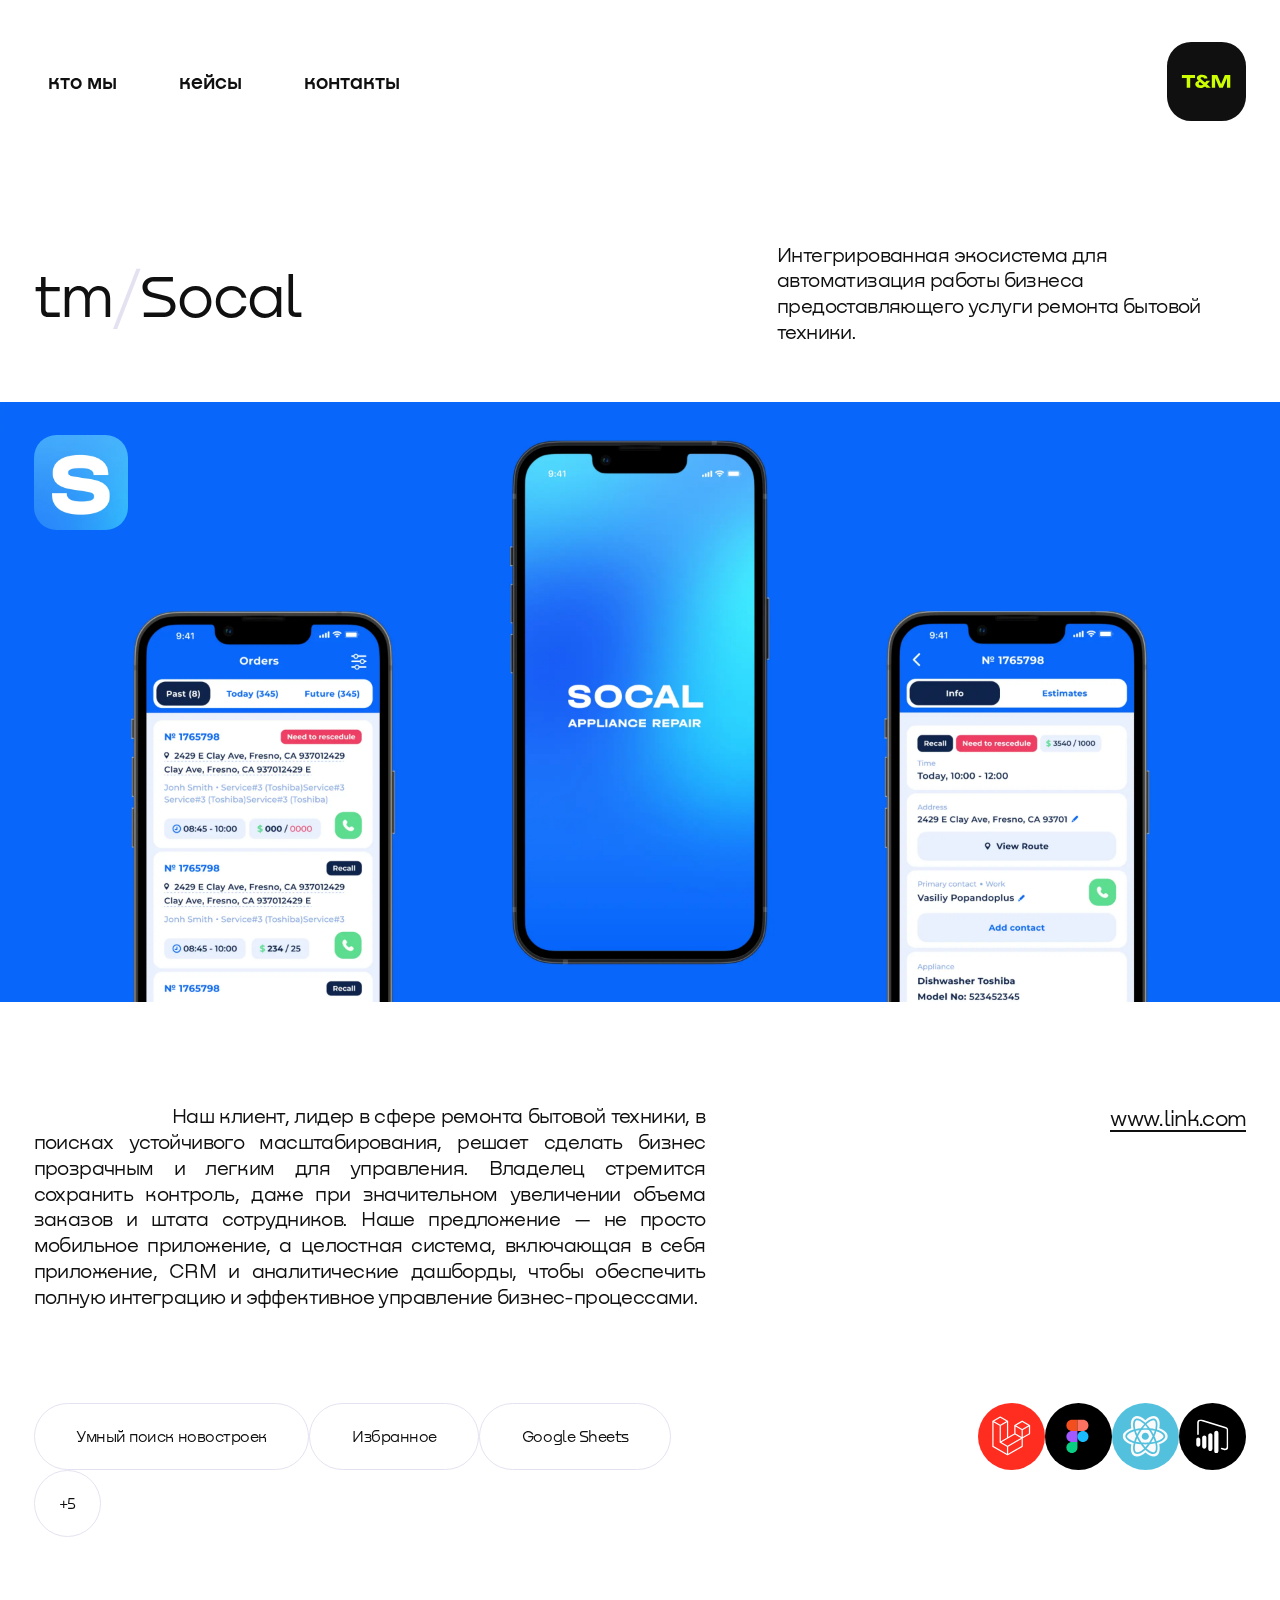
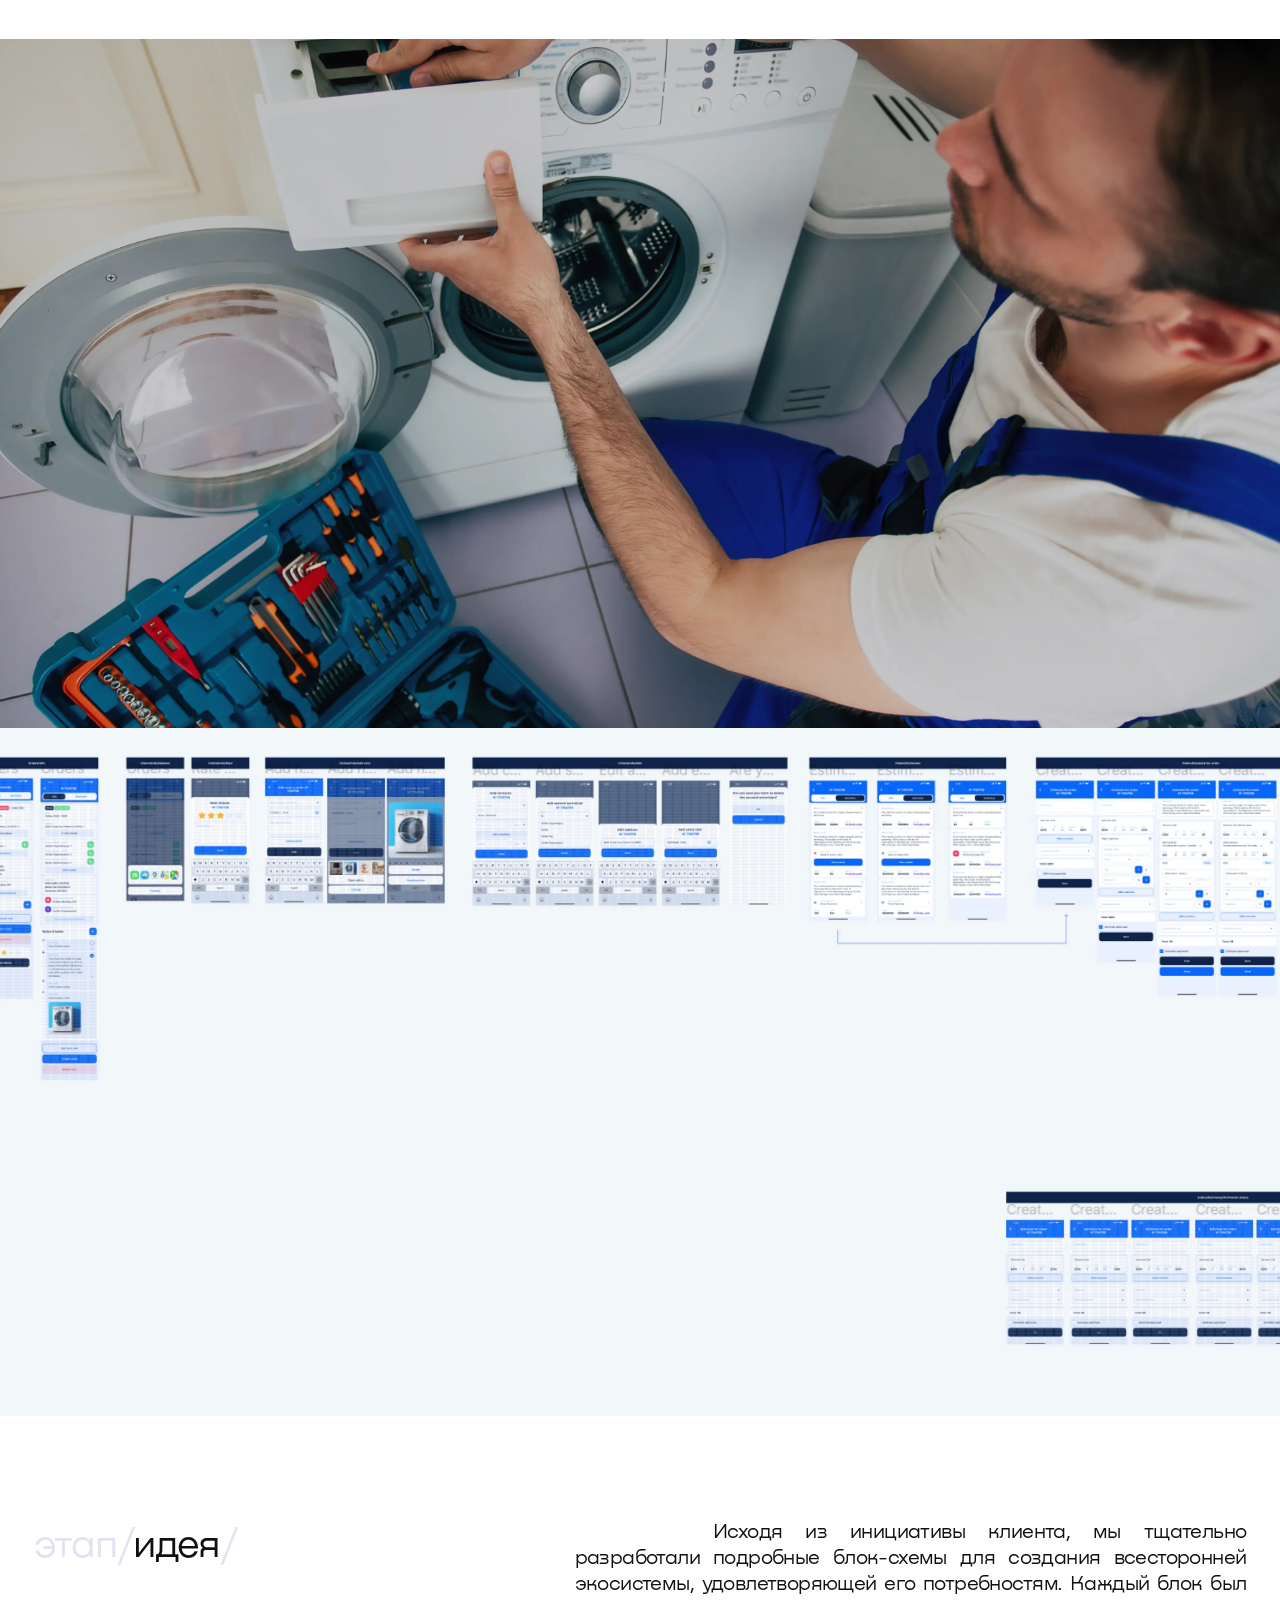
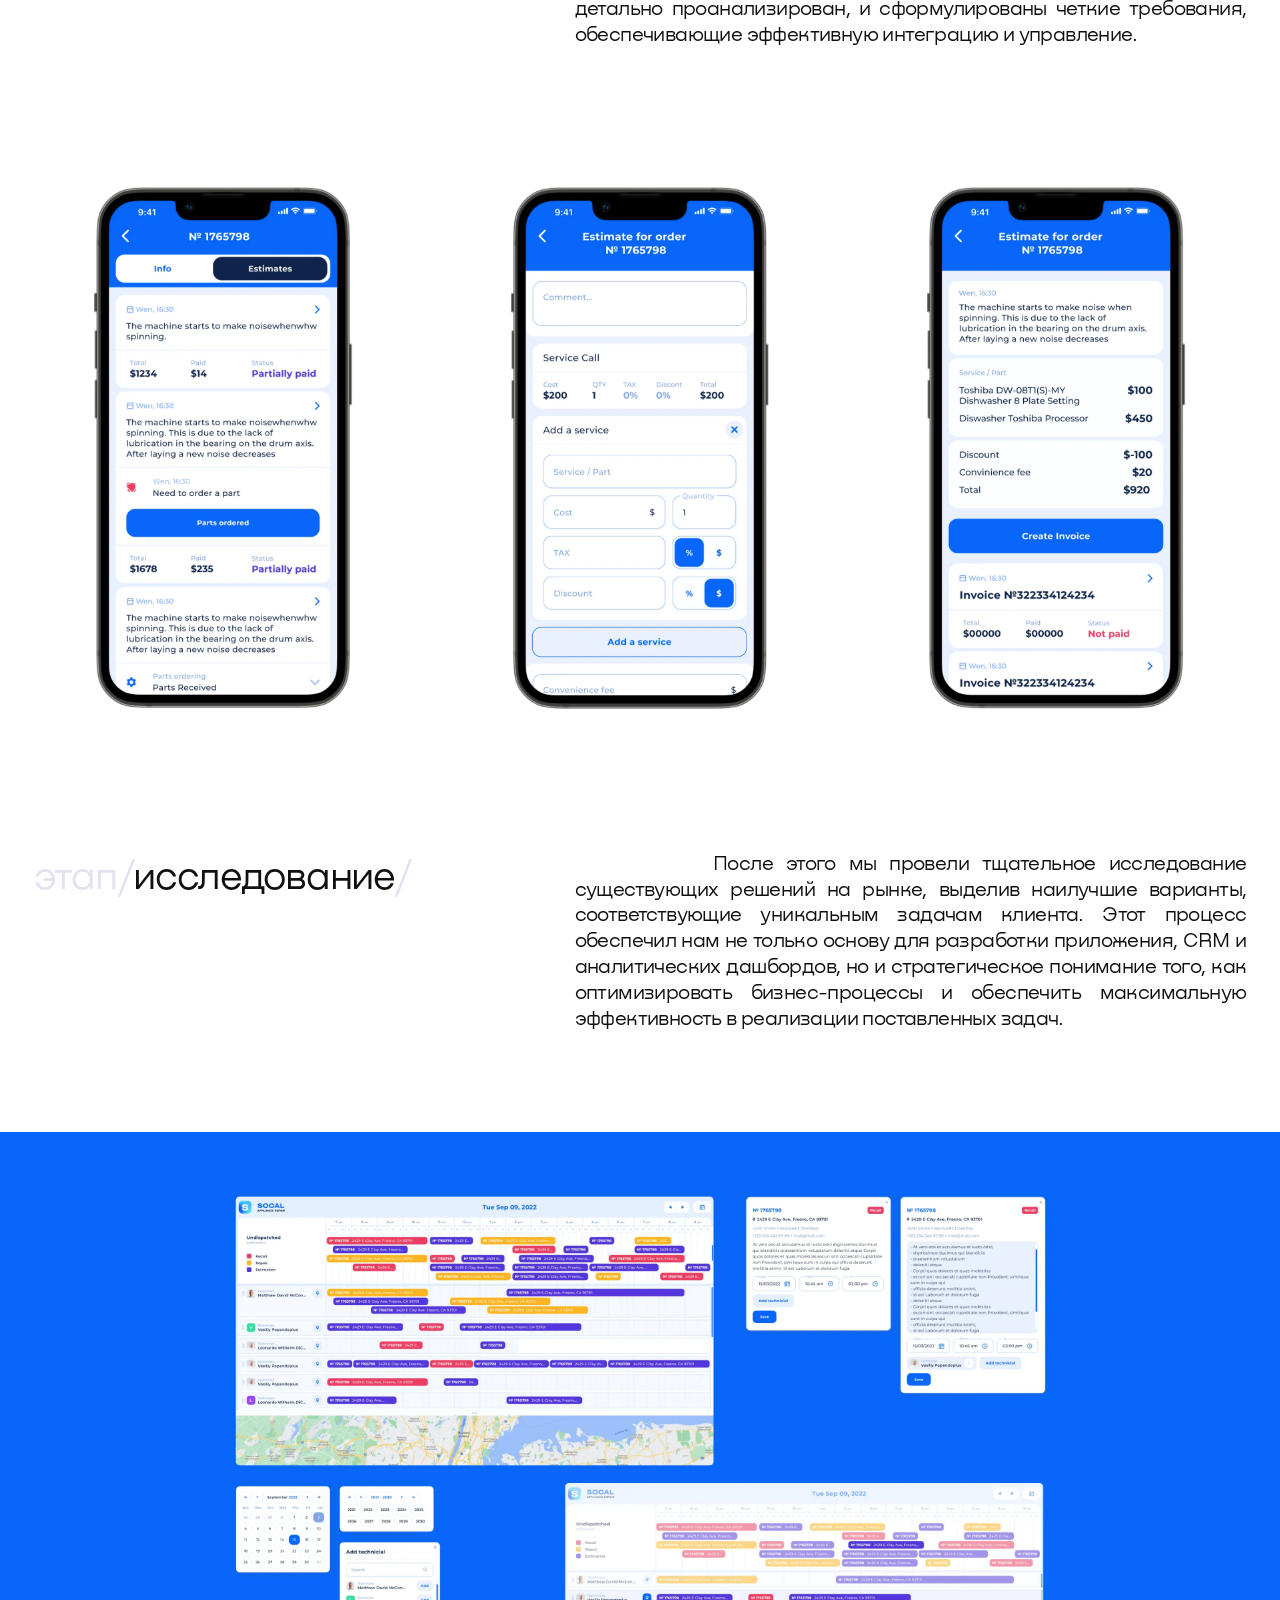
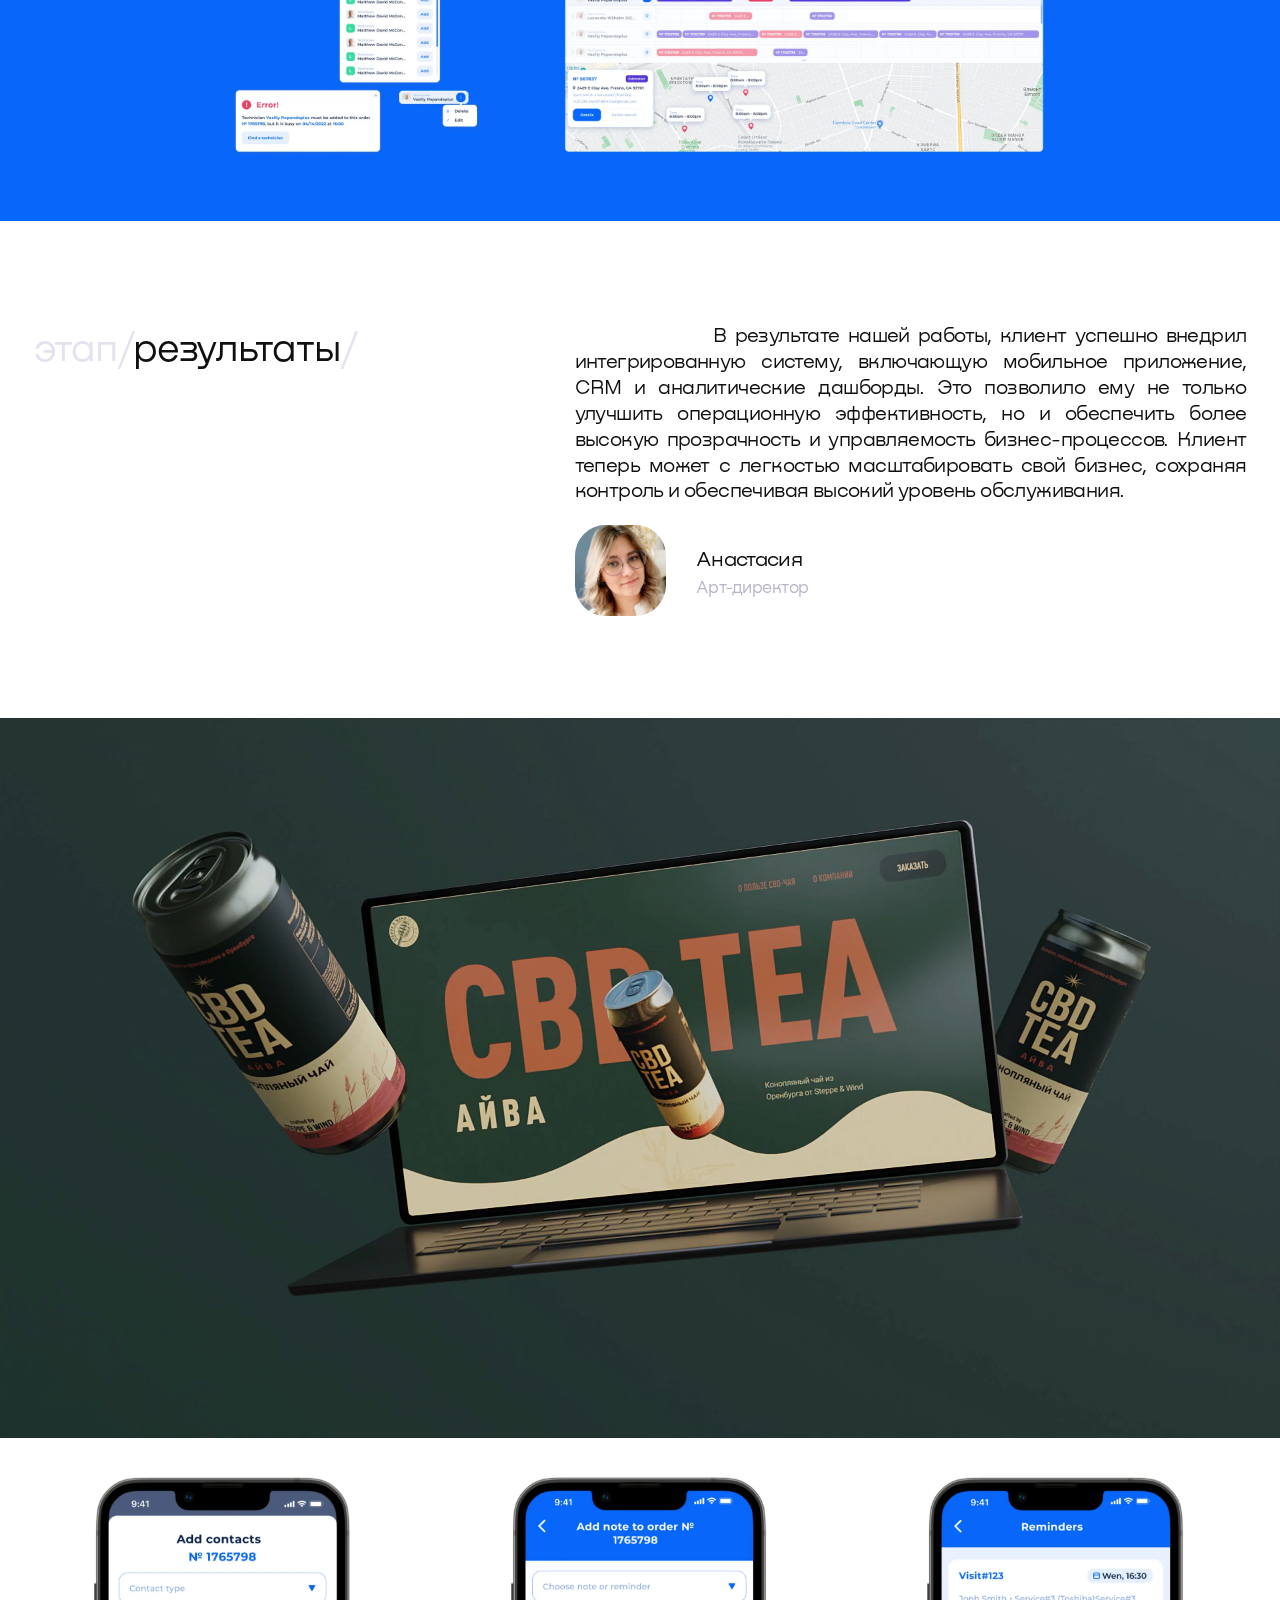
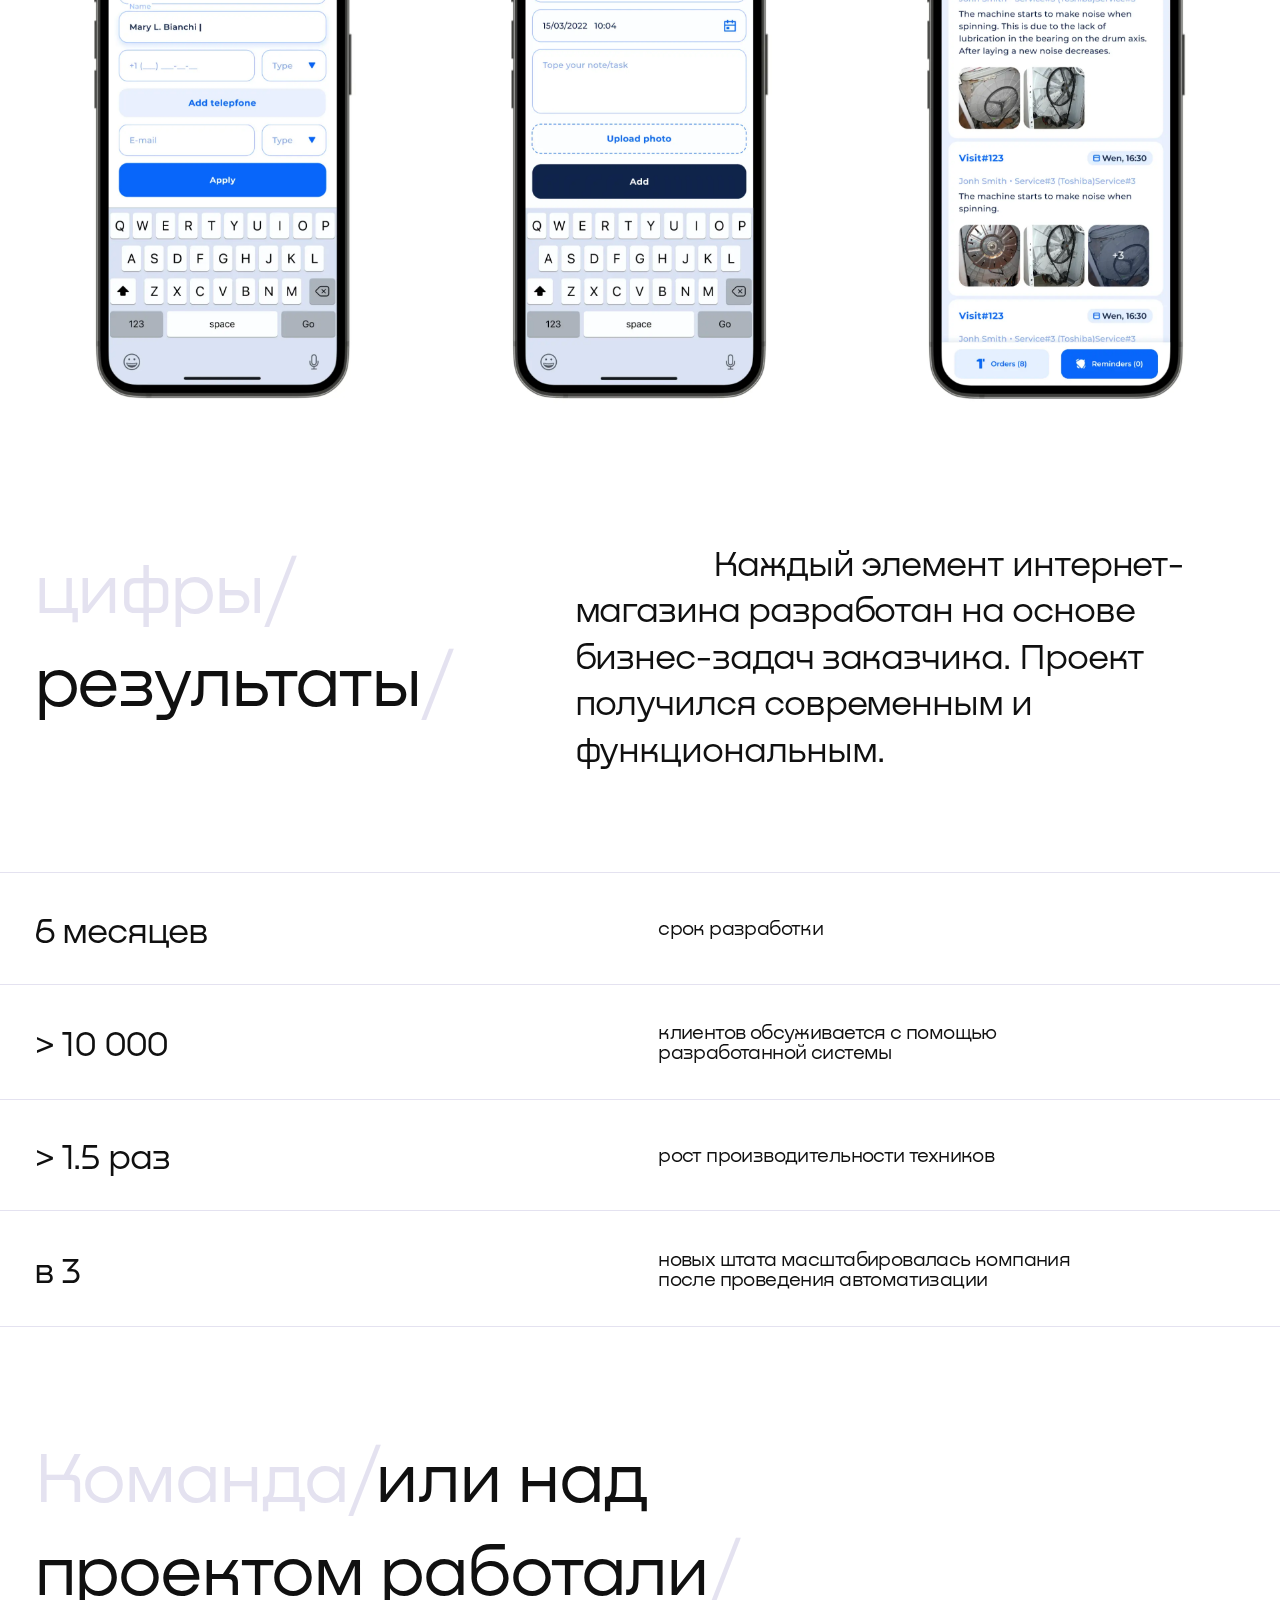
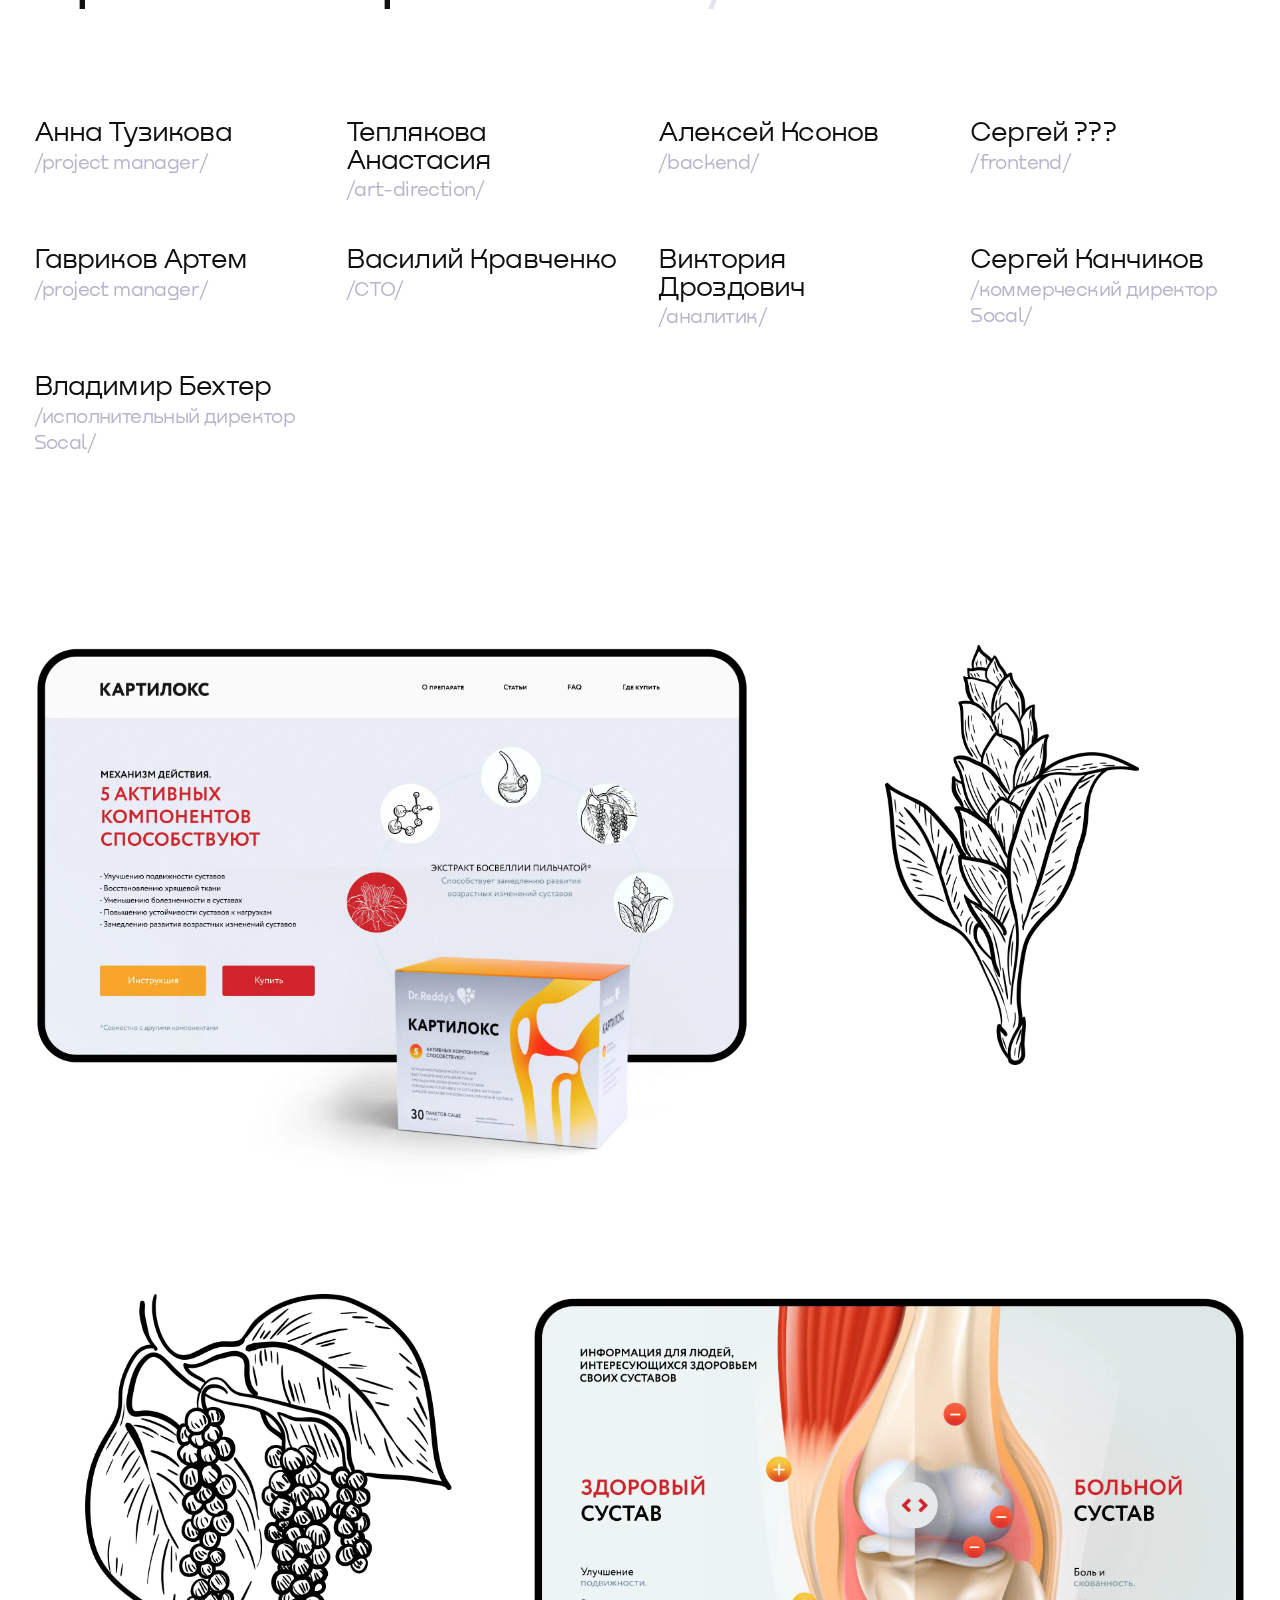
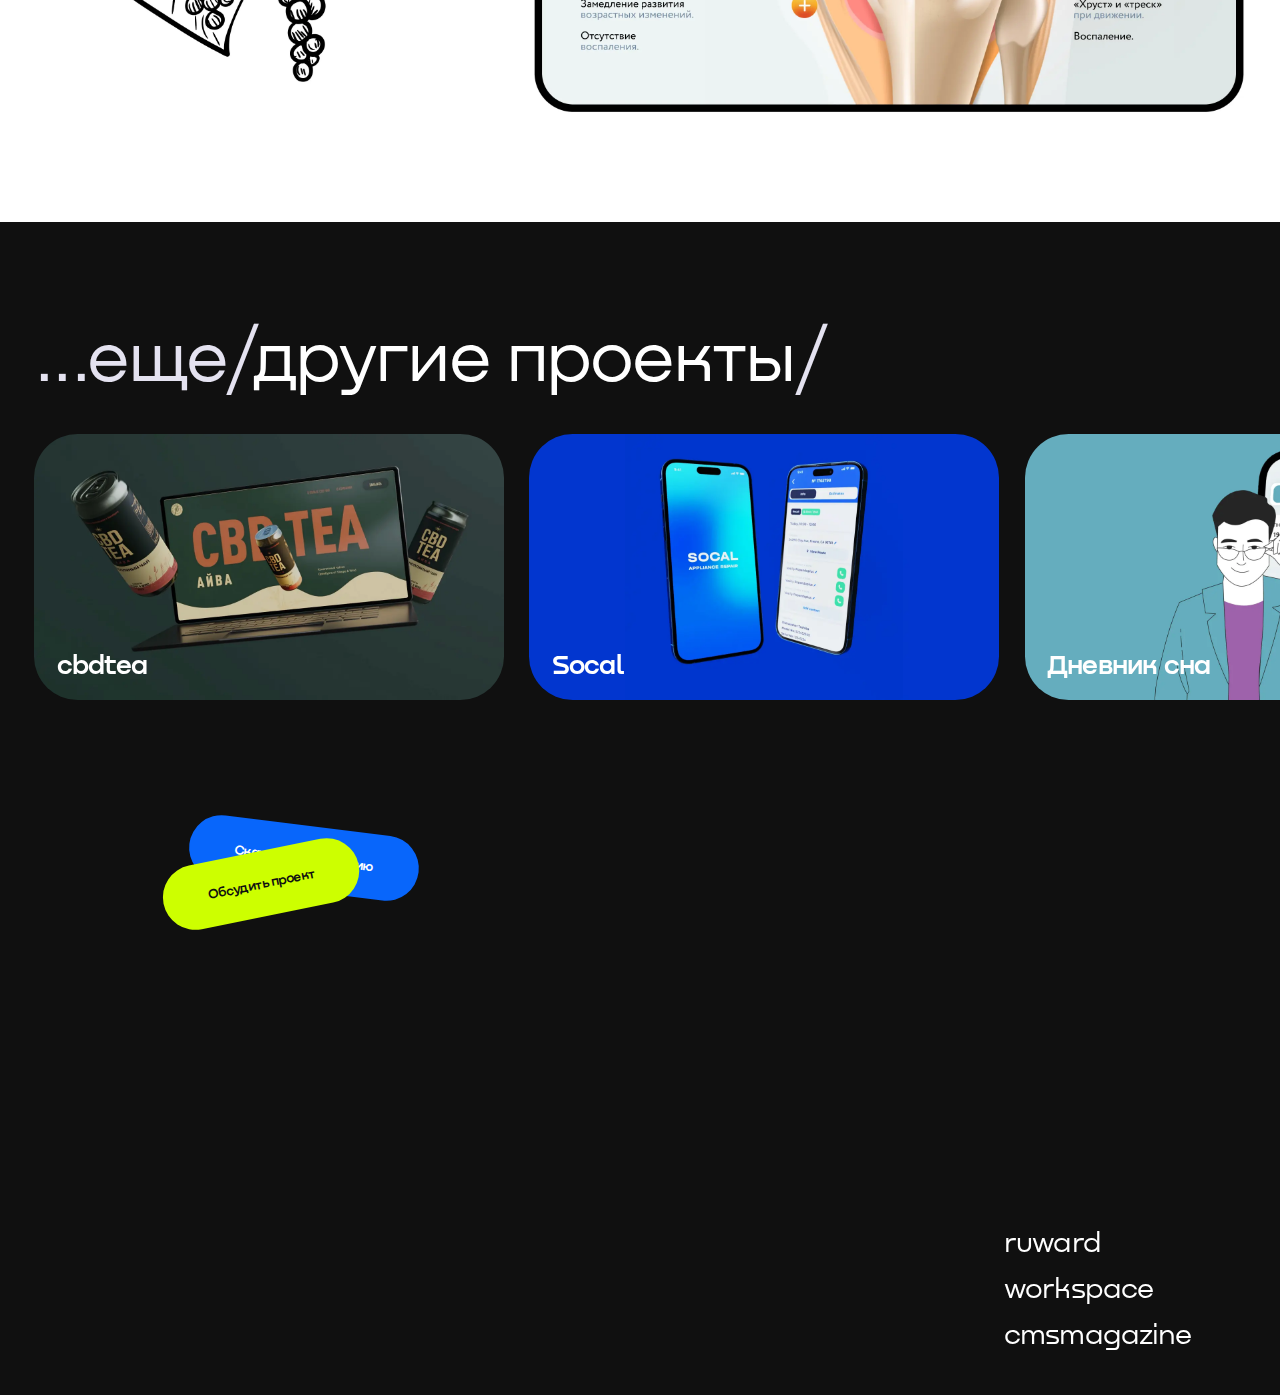
<file: case.html>
<!DOCTYPE html>
<html lang="ru">
  <head>
    <meta charset="UTF-8">
    <meta http-equiv="X-UA-Compatible" content="IE=edge">
    <meta name="viewport" content="width=device-width, initial-scale=1">
    <meta name="theme-color" content="#F7FAFF">
    <link rel="icon" href="./img/content/favicon.svg">
    <link rel="mask-icon" href="./img/content/favicon.svg" color="#F7FAFF">
    <link rel="apple-touch-icon" sizes="152x152" href="./img/content/touch-icon-ipad.png">
    <link rel="apple-touch-icon" sizes="167x167" href="./img/content/touch-icon-ipad-pro.png">
    <link rel="apple-touch-icon" sizes="180x180" href="./img/content/touch-icon-iphone-retina.png">
    <title>Название кейса | T&M — Возьмем и сделаем</title>
    <meta name="description" content="Создаем цифровые сервисы и мобильные приложения на основе данных и здравого смысла.">
    <meta property="og:site_name" content="Digital-агентство Take&Make">
    <meta property="og:title" content="Дизайн и разработка">
    <meta property="og:description" content="Создаем цифровые сервисы и мобильные приложения на основе данных и здравого смысла.">
    <meta property="og:type" content="website">
    <meta property="og:url" content="https://take-make.ru">
    <link rel="stylesheet" href="./css/style.min.css">
    <script src="./js/script.min.js" defer></script>
  </head>

  <body>
    <div class="wrapper">
      <!-- data-mobile у шапки на главной странице и 404-->
      <header class="header" >
        <div class="container">
          <div class="header__body">
            <nav class="menu" data-da=".mobile-menu,767,last">
              <button class="menu__btn" aria-label="Навигация сайта" title="Навигация сайта">
                <i class="menu__icon" aria-hidden="true">
                  <span></span>
                </i>
              </button>
              <div class="menu__body">
                <h2 class="seo">Навигация:</h2>
                <ul class="menu__list">
                  <li class="menu__item">
                    <a class="menu__link" href="./index.html#welcome">кто мы</a>
                  </li>
                  <li class="menu__item">
                    <a class="menu__link" href="./cases.html">кейсы</a>
                  </li>
                  <li class="menu__item">
                    <a class="menu__link" href="#" data-goto=".footer">контакты</a>
                  </li>
                </ul>
              </div>
            </nav>
            <a class="logo" href="./index.html" aria-label="На главную" title="На главную">
              <img class="logo__img" src="./img/content/logo.svg" alt="logo">
            </a>
          </div>
        </div>
      </header>

      <main class="page">
        <article class="s-main">
          <h1 class="seo">Название проекта для сео</h1>
          <section class="s-1">
            <div class="s-1__head container">
              <h2 class="s-1__title col-2">tm<span>/</span>Socal</h2>
              <p class="s-1__text col-1">
                Интегрированная экосистема для автоматизация работы бизнеса предоставляющего услуги
                ремонта бытовой техники.
              </p>
            </div>
            <figure class="s-1__img-box">
              <picture><source srcset="./img/content/cases/case1/1.webp" type="image/webp"><img class="s-1__img" src="./img/content/cases/case1/1.jpg" alt="image"></picture>
              <div class="s-1__icon-box">
                <picture><source srcset="./img/content/cases/case1/favicon.webp" type="image/webp"><img class="s-1__icon" src="./img/content/cases/case1/favicon.jpg" alt="image"></picture>
              </div>
            </figure>
          </section>
          <section class="s-3">
            <div class="container">
              <h2 class="seo">Информация о проекте:</h2>
              <div class="s-3__box">
                <p class="s-3__text col-2">
                  Наш клиент, лидер в сфере ремонта бытовой техники, в поисках устойчивого
                  масштабирования, решает сделать бизнес прозрачным и легким для управления. Владелец
                  стремится сохранить контроль, даже при значительном увеличении объема заказов и штата
                  сотрудников. Наше предложение — не просто мобильное приложение, а целостная система,
                  включающая в себя приложение, CRM и аналитические дашборды, чтобы обеспечить полную
                  интеграцию и эффективное управление бизнес-процессами.
                </p>
                <div class="s-3__link-box col-1">
                  <a class="s-3__link" href="www.link.com" target="_blank" rel="nofollow noopener">
                    www.link.com
                  </a>
                </div>
              </div>
              <div class="s-3__box">
                <ul class="s-3__list col-2">
                  <li class="s-3__item s-3__item_tag">Умный поиск новостроек</li>
                  <li class="s-3__item s-3__item_tag">Избранное</li>
                  <li class="s-3__item s-3__item_tag">Google Sheets</li>
                  <li class="s-3__item s-3__item_tag">Поиск</li>
                  <li class="s-3__item s-3__item_tag">Умный поиск новостроек</li>
                  <li class="s-3__item s-3__item_tag">Избранное</li>
                  <li class="s-3__item s-3__item_tag">Google Sheets</li>
                  <li class="s-3__item s-3__item_tag">Поиск</li>
                </ul>
                <ul class="s-3__list col-1">
                  <li class="s-3__item s-3__item_tool">
                    <img class="s-3__icon" src="./img/content/icons/laravel.svg" alt="laravel">
                  </li>
                  <li class="s-3__item s-3__item_tool">
                    <img class="s-3__icon" src="./img/content/icons/figma.svg" alt="figma">
                  </li>
                  <li class="s-3__item s-3__item_tool">
                    <img class="s-3__icon" src="./img/content/icons/react.svg" alt="react">
                  </li>
                  <li class="s-3__item s-3__item_tool">
                    <img class="s-3__icon" src="./img/content/icons/powerBI.svg" alt="powerBI">
                  </li>
                </ul>
              </div>
            </div>
          </section>
          <figure class="s-4">
            <picture><source srcset="./img/content/cases/case1/2.webp" type="image/webp"><img class="s-4__img" src="./img/content/cases/case1/2.jpg" alt="image"></picture>
          </figure>
          <figure class="s-4">
            <picture><source srcset="./img/content/cases/case1/3.webp" type="image/webp"><img class="s-4__img" src="./img/content/cases/case1/3.jpg" alt="image"></picture>
          </figure>
          <section class="s-5 container">
            <h2 class="s-5__title col-1"><span>этап/</span>идея<span>/</span></h2>
            <div class="s-5__content col-2">
              <p class="s-5__text">
                Исходя из инициативы клиента, мы тщательно разработали подробные блок-схемы для создания
                всесторонней экосистемы, удовлетворяющей его потребностям. Каждый блок был детально
                проанализирован, и сформулированы четкие требования, обеспечивающие эффективную интеграцию
                и управление.
              </p>
            </div>
          </section>
          <figure class="s-6">
            <div class="s-6__body">
              <picture><source srcset="./img/content/cases/case1/5.webp" type="image/webp"><img class="s-6__img" src="./img/content/cases/case1/5.jpg" alt="image"></picture>
              <picture><source srcset="./img/content/cases/case1/6.webp" type="image/webp"><img class="s-6__img" src="./img/content/cases/case1/6.jpg" alt="image"></picture>
              <picture><source srcset="./img/content/cases/case1/7.webp" type="image/webp"><img class="s-6__img" src="./img/content/cases/case1/7.jpg" alt="image"></picture>
            </div>
          </figure>
          <section class="s-5 container">
            <h2 class="s-5__title col-1"><span>этап/</span>исследование<span>/</span></h2>
            <div class="s-5__content col-2">
              <p class="s-5__text">
                После этого мы провели тщательное исследование существующих решений на рынке, выделив
                наилучшие варианты, соответствующие уникальным задачам клиента. Этот процесс обеспечил нам
                не только основу для разработки приложения, CRM и аналитических дашбордов, но и
                стратегическое понимание того, как оптимизировать бизнес-процессы и обеспечить
                максимальную эффективность в реализации поставленных задач.
              </p>
            </div>
          </section>
          <figure class="s-4">
            <picture><source srcset="./img/content/cases/case1/4.webp" type="image/webp"><img class="s-4__img" src="./img/content/cases/case1/4.jpg" alt="image"></picture>
          </figure>
          <section class="s-5 container">
            <h2 class="s-5__title col-1"><span>этап/</span>результаты<span>/</span></h2>
            <div class="s-5__content col-2">
              <p class="s-5__text">
                В результате нашей работы, клиент успешно внедрил интегрированную систему, включающую
                мобильное приложение, CRM и аналитические дашборды. Это позволило ему не только улучшить
                операционную эффективность, но и обеспечить более высокую прозрачность и управляемость
                бизнес-процессов. Клиент теперь может с легкостью масштабировать свой бизнес, сохраняя
                контроль и обеспечивая высокий уровень обслуживания.
              </p>
              <footer class="s-5__author author">
                <figure class="author__img-box">
                  <picture><source srcset="./img/content/cases/author-1.webp" type="image/webp"><img class="author__img" src="./img/content/cases/author-1.jpg" alt="Анастасия - Арт-директор"></picture>
                </figure>
                <dl class="author__info">
                  <dt class="author__name">Анастасия</dt>
                  <dd class="author__desc">Арт-директор</dd>
                </dl>
              </footer>
            </div>
          </section>
          <figure class="s-4">
            <video
              class="s-4__video"
              playsinline
              muted
              autoplay
              loop
              preload="auto"
              src="./files/video_4.mp4"
            ></video>
          </figure>
          <figure class="s-6">
            <div class="s-6__body">
              <picture><source srcset="./img/content/cases/case1/8.webp" type="image/webp"><img class="s-6__img" src="./img/content/cases/case1/8.jpg" alt="image"></picture>
              <picture><source srcset="./img/content/cases/case1/9.webp" type="image/webp"><img class="s-6__img" src="./img/content/cases/case1/9.jpg" alt="image"></picture>
              <picture><source srcset="./img/content/cases/case1/10.webp" type="image/webp"><img class="s-6__img" src="./img/content/cases/case1/10.jpg" alt="image"></picture>
            </div>
          </figure>
          <section class="s-8">
            <div class="s-8__head container">
              <h2 class="s-8__title col-1"><span>цифры/</span>результаты<span>/</span></h2>
              <p class="s-8__text col-2">
                Каждый элемент интернет-магазина разработан на основе бизнес-задач заказчика. Проект
                получился современным и функциональным.
              </p>
            </div>
            <dl class="s-8__list">
              <div class="s-8__item">
                <dt class="s-8__name">6 месяцев</dt>
                <dd class="s-8__desc">срок разработки</dd>
              </div>
              <div class="s-8__item">
                <dt class="s-8__name">> 10 000</dt>
                <dd class="s-8__desc">клиентов обсуживается с помощью разработанной системы</dd>
              </div>
              <div class="s-8__item">
                <dt class="s-8__name">> 1.5 раз</dt>
                <dd class="s-8__desc">рост производительности техников</dd>
              </div>
              <div class="s-8__item">
                <dt class="s-8__name">в 3</dt>
                <dd class="s-8__desc">
                  новых штата масштабировалась компания после проведения автоматизации
                </dd>
              </div>
            </dl>
          </section>
          <section class="s-9 container">
            <h2 class="s-9__title"><span>Команда/</span>или над проектом работали<span>/</span></h2>
            <dl class="s-9__list">
              <div class="s-9__item">
                <dt class="s-9__name">Анна Тузикова</dt>
                <dd class="s-9__desc">/project manager/</dd>
              </div>
              <div class="s-9__item">
                <dt class="s-9__name">Теплякова Анастасия</dt>
                <dd class="s-9__desc">/art-direction/</dd>
              </div>
              <div class="s-9__item">
                <dt class="s-9__name">Алексей Ксонов</dt>
                <dd class="s-9__desc">/backend/</dd>
              </div>
              <div class="s-9__item">
                <dt class="s-9__name">Сергей ???</dt>
                <dd class="s-9__desc">/frontend/</dd>
              </div>
              <div class="s-9__item">
                <dt class="s-9__name">Гавриков Артем</dt>
                <dd class="s-9__desc">/project manager/</dd>
              </div>
              <div class="s-9__item">
                <dt class="s-9__name">Василий Кравченко</dt>
                <dd class="s-9__desc">/CTO/</dd>
              </div>
              <div class="s-9__item">
                <dt class="s-9__name">Виктория Дроздович</dt>
                <dd class="s-9__desc">/аналитик/</dd>
              </div>
              <div class="s-9__item">
                <dt class="s-9__name">Сергей Канчиков</dt>
                <dd class="s-9__desc">/коммерческий директор Socal/</dd>
              </div>
              <div class="s-9__item">
                <dt class="s-9__name">Владимир Бехтер</dt>
                <dd class="s-9__desc">/исполнительный директор Socal/</dd>
              </div>
            </dl>
          </section>
          <figure class="s-7 s-7_left container">
            <div class="s-7__img-box">
              <picture><source srcset="./img/content/cases/case2/1.webp" type="image/webp"><img class="s-7__img" src="./img/content/cases/case2/1.jpg" alt="image"></picture>
            </div>
            <div class="s-7__img-box">
              <picture><source srcset="./img/content/cases/case2/2.webp" type="image/webp"><img class="s-7__img" src="./img/content/cases/case2/2.jpg" alt="image"></picture>
            </div>
          </figure>
          <figure class="s-7 s-7_right container">
            <div class="s-7__img-box">
              <picture><source srcset="./img/content/cases/case2/3.webp" type="image/webp"><img class="s-7__img" src="./img/content/cases/case2/3.jpg" alt="image"></picture>
            </div>
            <div class="s-7__img-box">
              <picture><source srcset="./img/content/cases/case2/4.webp" type="image/webp"><img class="s-7__img" src="./img/content/cases/case2/4.jpg" alt="image"></picture>
            </div>
          </figure>
        </article>
      </main>

      <footer class="footer">
        <div class="container">
          <div class="footer__body">
            <section class="slider">
              <h4 class="slider__title"><span>...еще/</span>другие проекты<span>/</span></h4>
              <div class="slider__items">
                <article class="slider__item">
                  <picture><source srcset="./img/content/cases/slider-1.webp" type="image/webp"><img class="slider__img" src="./img/content/cases/slider-1.jpg" alt="Название проекта"></picture>
                  <h5 class="slider__name">cbdtea</h5>
                  <a
                    class="slider__link"
                    href="./case.html"
                    aria-label="Открыть проект"
                    title="Открыть проект"
                  ></a>
                </article>
                <article class="slider__item">
                  <picture><source srcset="./img/content/cases/slider-2.webp" type="image/webp"><img class="slider__img" src="./img/content/cases/slider-2.jpg" alt="Название проекта"></picture>
                  <h5 class="slider__name">Socal</h5>
                  <a
                    class="slider__link"
                    href="./case.html"
                    aria-label="Открыть проект"
                    title="Открыть проект"
                  ></a>
                </article>
                <article class="slider__item">
                  <picture><source srcset="./img/content/cases/slider-3.webp" type="image/webp"><img class="slider__img" src="./img/content/cases/slider-3.jpg" alt="Название проекта"></picture>
                  <h5 class="slider__name">Дневник сна</h5>
                  <a
                    class="slider__link"
                    href="./case.html"
                    aria-label="Открыть проект"
                    title="Открыть проект"
                  ></a>
                </article>
                <article class="slider__item">
                  <picture><source srcset="./img/content/cases/slider-4.webp" type="image/webp"><img class="slider__img" src="./img/content/cases/slider-4.jpg" alt="Название проекта"></picture>
                  <h5 class="slider__name">Ladyfer</h5>
                  <a
                    class="slider__link"
                    href="./case.html"
                    aria-label="Открыть проект"
                    title="Открыть проект"
                  ></a>
                </article>
              </div>
            </section>
            <section class="footer__main">
              <h4 class="seo">Наши контакты:</h4>
              <ul class="footer__list">
                <li class="footer__item footer__item_link" data-link="5">
                  <a
                    class="footer__link"
                    href="https://ruward.ru/catalog/take-make-ru/"
                    target="_blank"
                    rel="nofollow noopener"
                  >
                    ruward
                  </a>
                </li>
                <li class="footer__item footer__item_link" data-link="3">
                  <a
                    class="footer__link"
                    href="https://workspace.ru/contractors/takemake/"
                    target="_blank"
                    rel="nofollow noopener"
                  >
                    workspace
                  </a>
                </li>
                <li class="footer__item footer__item_link" data-link="1">
                  <a
                    class="footer__link"
                    href="https://cmsmagazine.ru/agencies/take-make/portfolio/"
                    target="_blank"
                    rel="nofollow noopener"
                  >
                    cmsmagazine
                  </a>
                </li>
                <li class="footer__item footer__item_btn">
                  <a
                    class="footer__btn"
                    href="./pre.pdf"
                    download
                    style="color: #ffffff; background-color: #0866fb"
                  >
                    Скачать презентацию
                  </a>
                </li>
                <li class="footer__item footer__item_svgs" aria-hidden="true">
                  <svg width="520" height="179" viewBox="0 0 520 179" fill="none" xmlns="http://www.w3.org/2000/svg">
                    <path d="M519.262 0.799805V175H488.062V48.1198L434.242 175H411.362L357.802 48.1198V175H326.602V0.799805L369.762 0.799805L423.322 127.94L476.882 0.799805L519.262 0.799805Z" fill="#CDFF00"/>
                    <path d="M263.041 175.2H302.041L174.901 40.52C172.647 38.0933 172.041 35.6667 173.081 33.24C174.294 30.8133 176.461 29.6 179.581 29.6H244.321V1H179.581C171.261 1 163.981 2.99333 157.741 6.98C151.501 10.7933 146.994 15.56 144.221 21.28C141.621 27 140.927 33.4133 142.141 40.52C143.527 47.6267 147.081 54.2133 152.801 60.28L169.181 77.44L142.661 95.9C132.261 103.007 125.934 113.06 123.681 126.06C121.601 138.887 124.287 150.413 131.741 160.64C139.367 170.867 149.767 176.76 162.941 178.32C176.287 180.053 188.594 176.933 199.861 168.96L304.302 94.5699V60.28L182.701 145.82C178.021 148.94 173.254 150.153 168.401 149.46C163.547 148.593 159.734 146.167 156.961 142.18C153.841 138.02 152.714 133.427 153.581 128.4C154.621 123.373 157.307 119.387 161.641 116.44L188.681 97.72L263.041 175.2Z" fill="#CDFF00"/>
                    <path d="M107.137 45.7798V74.8998H51.2371L51.2371 134.7C51.2371 142.153 55.1371 145.88 62.9371 145.88H107.137V175H56.9571C45.6904 175 36.9371 171.966 30.6971 165.9C24.4571 159.66 21.3371 150.993 21.3371 139.9V74.8998H0.537109L0.537109 45.7798H21.3371V0.799805L51.2371 0.799805V45.7798H107.137Z" fill="#CDFF00"/>
                  </svg>
                </li>
                <li class="footer__item footer__item_btn pc" data-url="#contact-form">
                  <a
                    class="footer__btn"
                    href="#contact-form"
                    data-popup="#contact-form"
                    style="color: #101010; background-color: #cdff00"
                  >
                    Обсудить проект
                  </a>
                </li>
                <li class="footer__item footer__item_svg" aria-hidden="true">
                  <svg width="574" height="163" viewBox="0 0 574 163" fill="none" xmlns="http://www.w3.org/2000/svg">
                    <path d="M551.332.173 24.816.18c-.528 50.336-.88 77-1.056 79.992-.352 5.28-1.232 9.592-2.64 12.936-1.232 3.168-3.08 5.368-5.544 6.6-2.288 1.232-4.224 2.024-5.808 2.376-1.584.176-3.784.264-6.6.264H0v60.456h29.304v-31.416h515.161v31.416h29.304v-60.456H48.576c2.288-7.04 3.696-15.312 4.224-24.816.352-7.216.704-23.232 1.056-48.048h468.476v72.864h29V.173Z" fill="#ffffff"/>
                  </svg>
                </li>
                <li class="footer__item footer__item_svg" aria-hidden="true">
                  <svg width="396" height="171" viewBox="0 0 396 171" fill="none" xmlns="http://www.w3.org/2000/svg">
                    <path d="M0.25 170.25L395.25 170.25L395.25 61.75C395.25 28.7299 369.014 1.83755 336.25 0.782151C335.586 0.760758 140.919 0.749994 140.25 0.749994C122.949 0.749995 107.331 7.95236 96.2292 19.5223C86.0391 10.3395 72.5473 4.75 57.75 4.75C25.9936 4.75 0.249994 30.4936 0.249995 62.25L0.249999 139.75L36.25 139.75L36.25 62.25C36.25 50.3759 45.8759 40.75 57.75 40.75C69.6241 40.75 79.25 50.3759 79.25 62.25L79.25 139.75L115.25 139.75L115.25 61.75C115.25 47.9429 126.443 36.75 140.25 36.75C140.923 36.75 335.59 36.7766 336.25 36.8288C349.122 37.8477 359.25 48.6161 359.25 61.75L359.25 134.25L0.249998 134.25L0.25 170.25Z" fill="#32DE8B"/>
                  </svg>
                </li>
                <li class="footer__item footer__item_svg" aria-hidden="true">
                  <svg width="124" height="126" viewBox="0 0 124 126" fill="none" xmlns="http://www.w3.org/2000/svg">
                   <path d="M86.8178 62.9795L123.994 81.3834L108.902 106.781L74.3031 84.328L76.8797 125.553H47.4334L50.01 84.328L15.4106 107.149L0.6875 81.3834L37.4953 62.9795L0.6875 44.5756L15.7787 19.1782L50.01 41.631L47.4334 0.40625H76.8797L74.3031 41.631L108.902 18.8102L123.626 44.5756L86.8178 62.9795Z" fill="#CDFF00"/>
                  </svg>
                </li>
                <li class="footer__item footer__item_svg" aria-hidden="true">
                  <svg width="336" height="143" viewBox="0 0 336 143" fill="none" xmlns="http://www.w3.org/2000/svg">
                    <path d="M 335.5 0V142.142H302.611V31.746L58.0557 31.7464C58.0557 51.0038 57.6743 69.4031 56.9117 86.9444C56.5304 95.9058 55.3864 103.818 53.4798 110.682C51.7639 117.356 49.3807 122.694 46.3301 126.698C43.2796 130.512 40.3244 133.658 37.4645 136.136C34.6046 138.424 30.8868 140.045 26.3109 140.998C21.9258 141.952 18.4939 142.524 16.0154 142.714C13.5368 142.905 10.2003 143 6.00576 143H0V110.396H3.14587C6.19642 110.396 8.57965 110.301 10.2956 110.11C12.0115 109.729 14.1088 108.871 16.5873 107.536C19.0659 106.202 20.9725 103.723 22.3071 100.1C23.8324 96.4778 24.7857 91.8064 25.167 86.0864C25.9296 77.1251 26.3109 48.4298 26.3109 0.000442505L335.5 0Z" fill="#5F32DE"/>
                  </svg>
                </li>
                <li class="footer__item footer__item_svg" data-id="1" aria-hidden="true">
                  <svg width="242" height="150" viewBox="0 0 242 150" fill="none" xmlns="http://www.w3.org/2000/svg">
                    <path d="M242 0V149.1H149.4V38.7L105 149.1H79.2L34.5 38.1V149.1H0V0H53.4L92.4 99L131.4 0L242 0Z" fill="#5F32DE"/>
                  </svg>
                </li>
                <li class="footer__item footer__item_svg" aria-hidden="true">
                  <svg width="338" height="201" viewBox="0 0 338 201" fill="none" xmlns="http://www.w3.org/2000/svg">
                    <path d="M8.61114e-06 0L0 201H277C310.689 201 338 173.689 338 140C338 122.699 330.798 107.081 319.228 95.9792C328.411 85.7891 334 72.2973 334 57.5C334 25.7436 308.256 0 276.5 0L30.5 0V36H276.5C288.374 36 298 45.6259 298 57.5C298 69.3741 288.374 79 276.5 79H30.5V115H277C290.807 115 302 126.193 302 140C302 153.807 290.807 165 277 165H36L36 0H8.61114e-06Z" fill="#cdff00"/>
                  </svg>
                </li>
              </ul>
              <div class="footer__matter" aria-hidden="true"></div>
            </section>
          </div>
        </div>
      </footer>
    </div>
    <div class="popup" id="contact-form">
      <div class="popup__body">
        <div class="popup__inner">
          <div class="popup__head">
            <h4 class="popup__title">Обсудить проект</h4>
            <button class="popup__close" aria-label="Закрыть окно" type="button" data-close></button>
          </div>
          <form class="form" action="#">
            <div class="form__main">
              <div class="form__inputs">
                <label class="input" aria-label="Введите ваше имя" title="Введите ваше имя">
                  <input class="input__body" type="text" name="name" placeholder="Ваше имя" autocomplete="name">
                </label>
                <label
                  class="input input_error"
                  aria-label="Введите наименование компании"
                  title="Введите наименование компании"
                >
                  <input class="input__body" type="text" name="org" placeholder="Наименование компании" autocomplete="organization">
                  <span class="wpcf7-not-valid-tip" aria-hidden="true">Важно заполнить это поле.</span>
                </label>
                <label class="input" aria-label="Введите номер телефона" title="Введите номер телефона">
                  <input class="input__body" type="tel" name="tel" placeholder="+7 000 000 00 00" autocomplete="tel">
                </label>
                <label class="input input_textarea" aria-label="Введите сообщение" title="Введите сообщение">
                  <textarea class="input__body" name="text" placeholder="Сообщение"></textarea>
                </label>
              </div>
              <ul class="form__upload uploads">
                <li class="uploads__item">
                  <div class="file">
                    <dl class="file__info">
                      <dt class="file__name">Название файла djn nfrjtydgzdf.PDF</dt>
                      <dd class="file__desc">1 gb</dd>
                    </dl>
                    <button
                      class="file__btn"
                      type="button"
                      aria-label="Удалить файл"
                      title="Удалить файл"
                    ></button>
                  </div>
                </li>
                <li class="uploads__item">
                  <div class="file">
                    <dl class="file__info">
                      <dt class="file__name">Название файла djn nfrjtydgzdf.PDF</dt>
                      <dd class="file__desc">1 gb</dd>
                    </dl>
                    <button
                      class="file__btn"
                      type="button"
                      aria-label="Удалить файл"
                      title="Удалить файл"
                    ></button>
                  </div>
                </li>
                <li class="uploads__item uploads__item_main">
                  <label class="uploads__file">
                    <input class="uploads__input" accept=".jpg, .png, .gif" type="file" name="image">
                    <span class="uploads__icon">Выбрать файл</span>
                  </label>
                </li>
              </ul>
            </div>
            <div class="form__submit">
              <label class="form__agree agree">
                <input class="agree__checkbox" type="checkbox" name="agree">
                <span class="agree__icon"></span>
                <span class="agree__text">
                  Я даю свое согласие на
                  <a href="./policy.html" target="_blank">обработку персональных данных</a>
                </span>
              </label>
              <button class="form__btn" type="submit">Отправить</button>
            </div>
          </form>
        </div>
      </div>
    </div>

    <aside class="mobile-menu">
      <a class="mobile-menu__link mobile-menu__link_logo" href="./index.html" aria-label="На главную" title="На главную">
        <span aria-hidden="true">T&M</span>
      </a>
      <a class="mobile-menu__link mobile-menu__link_cta" href="#contact-form" data-popup="#contact-form">
        Обсудить проект
      </a>
    </aside>
  </body>
</html>
</file>
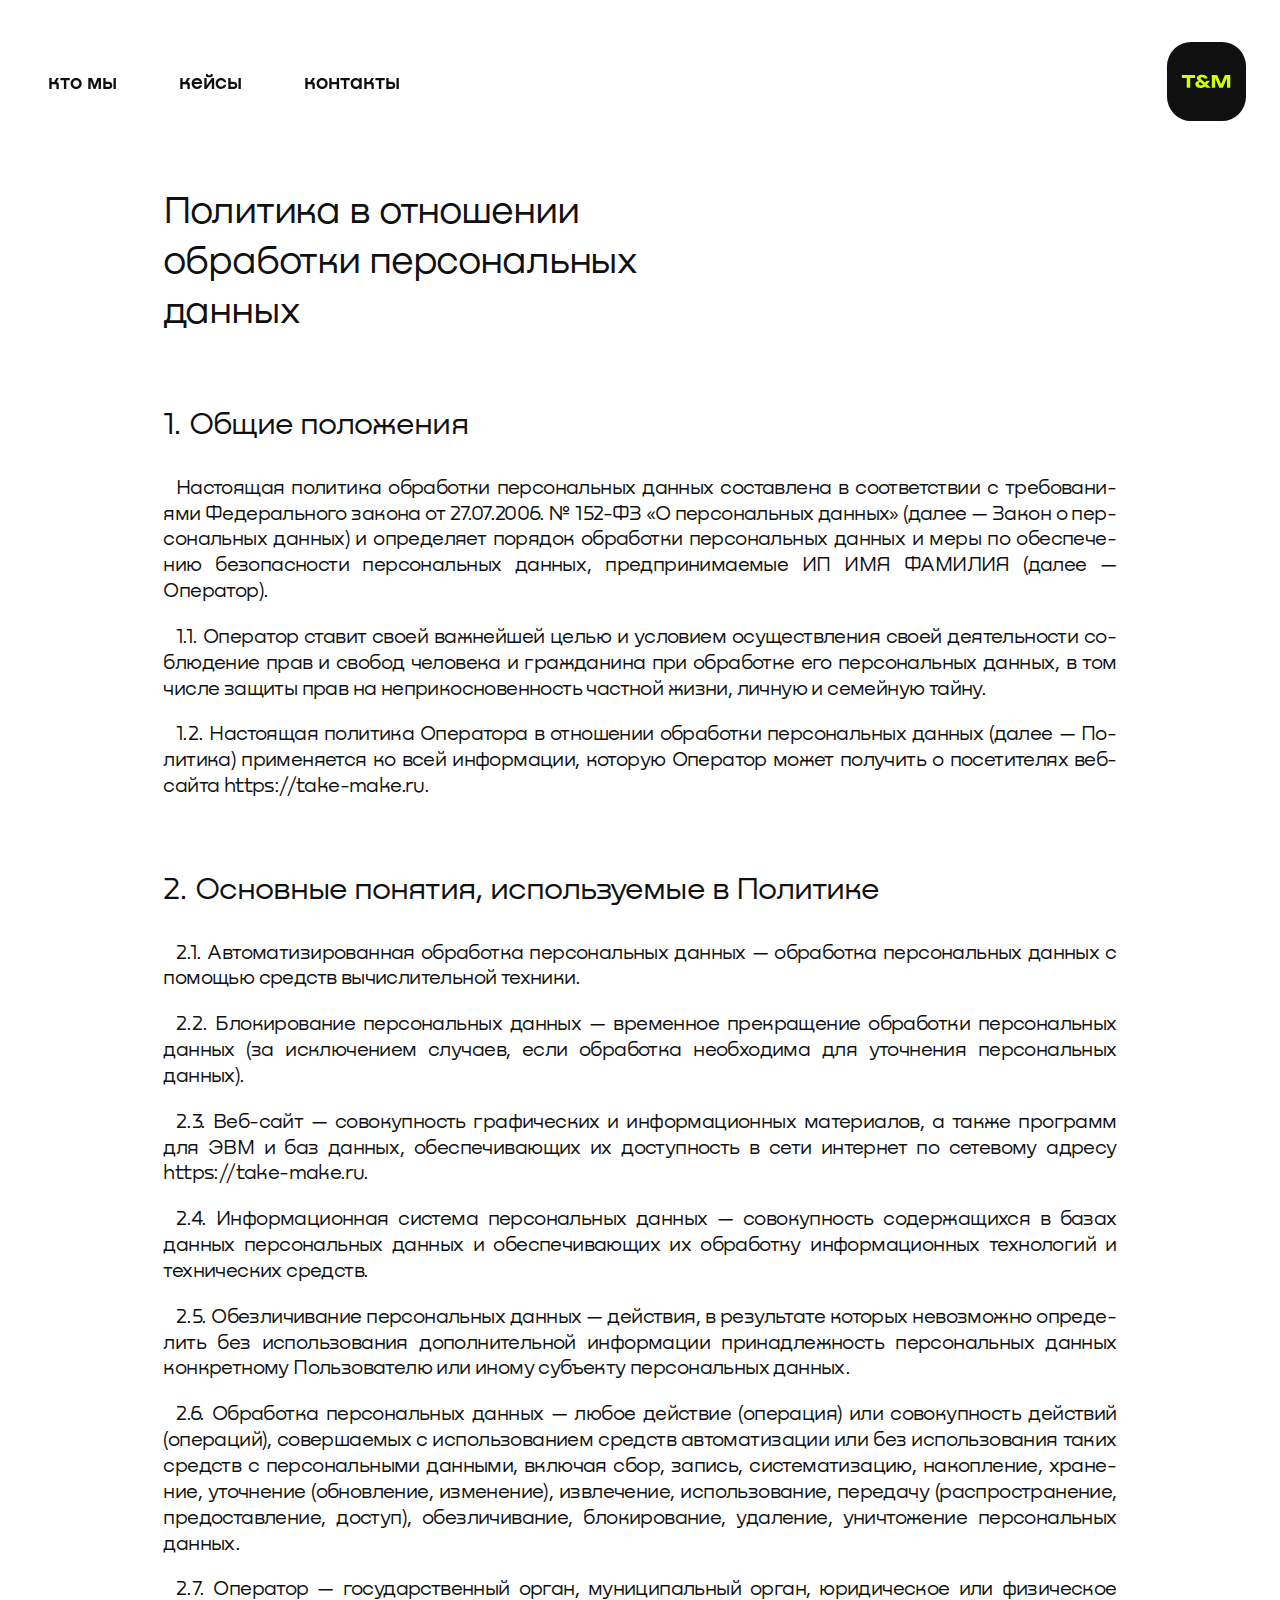
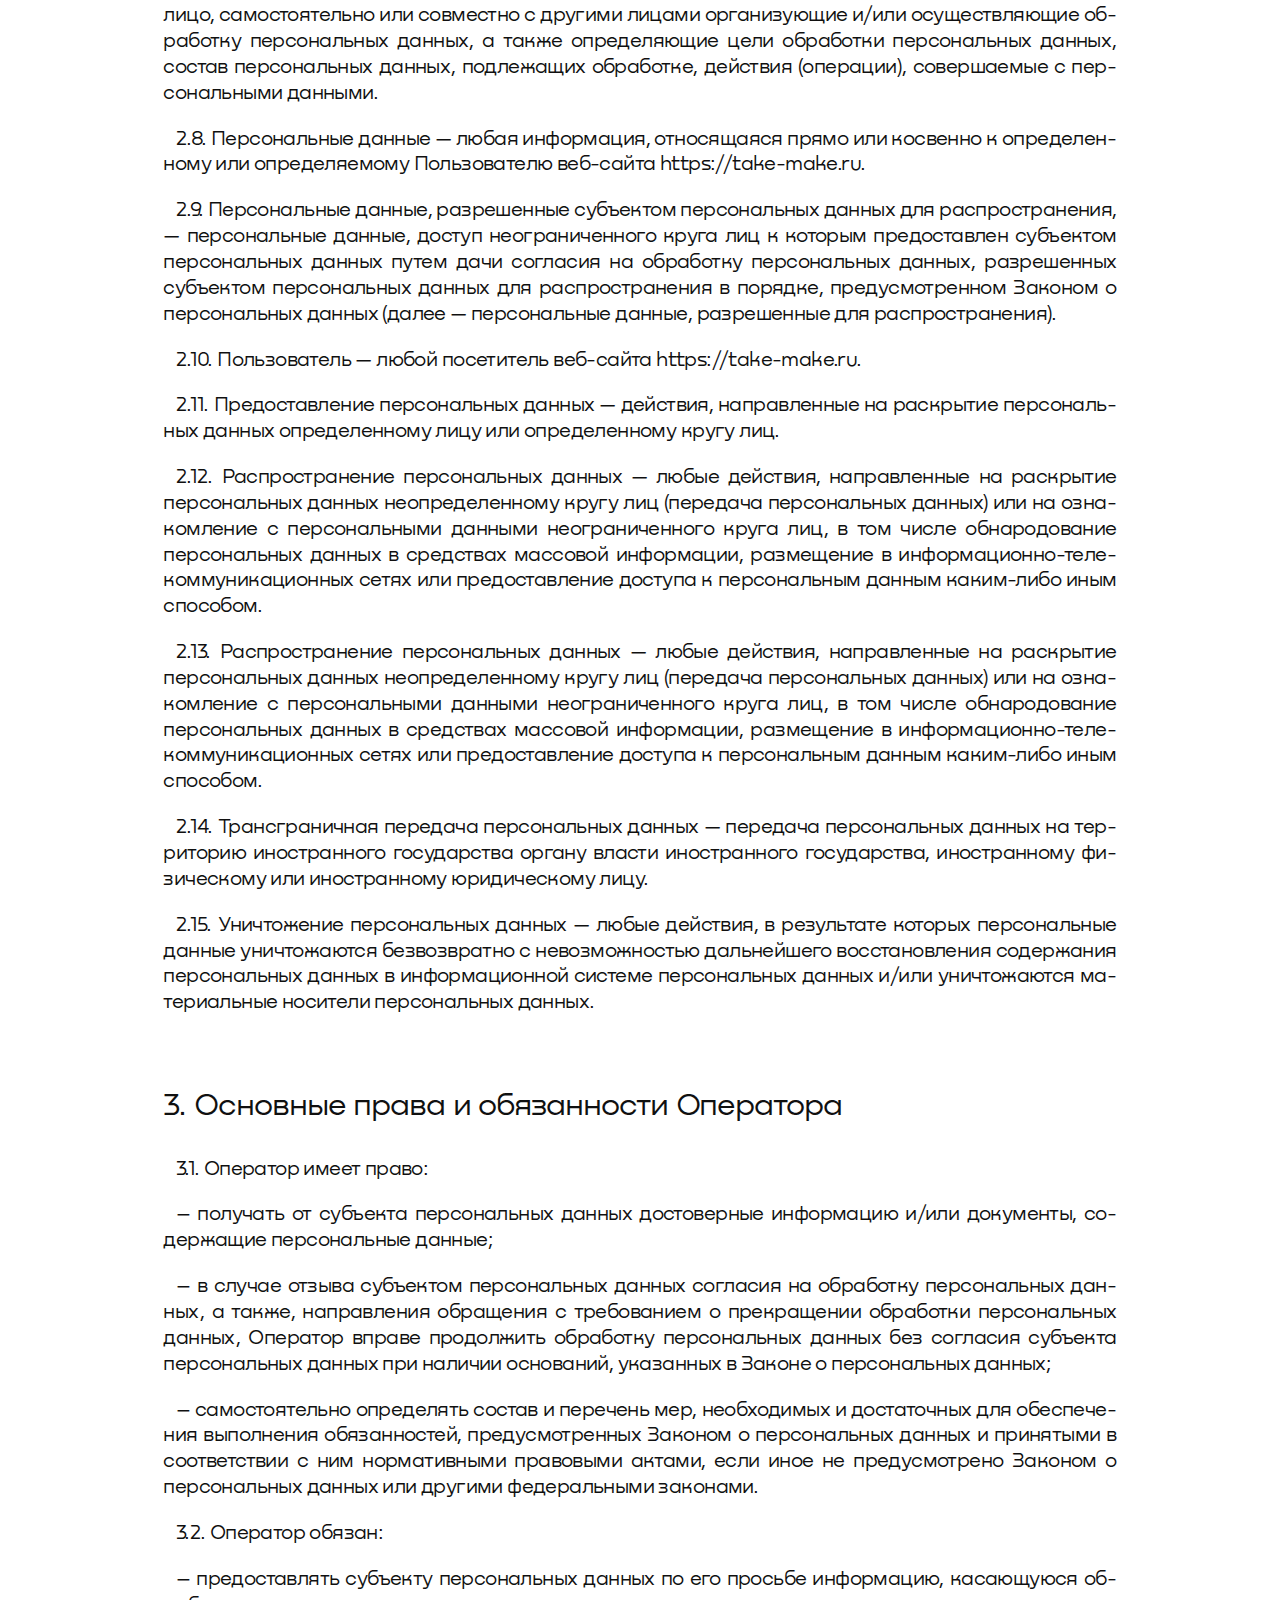
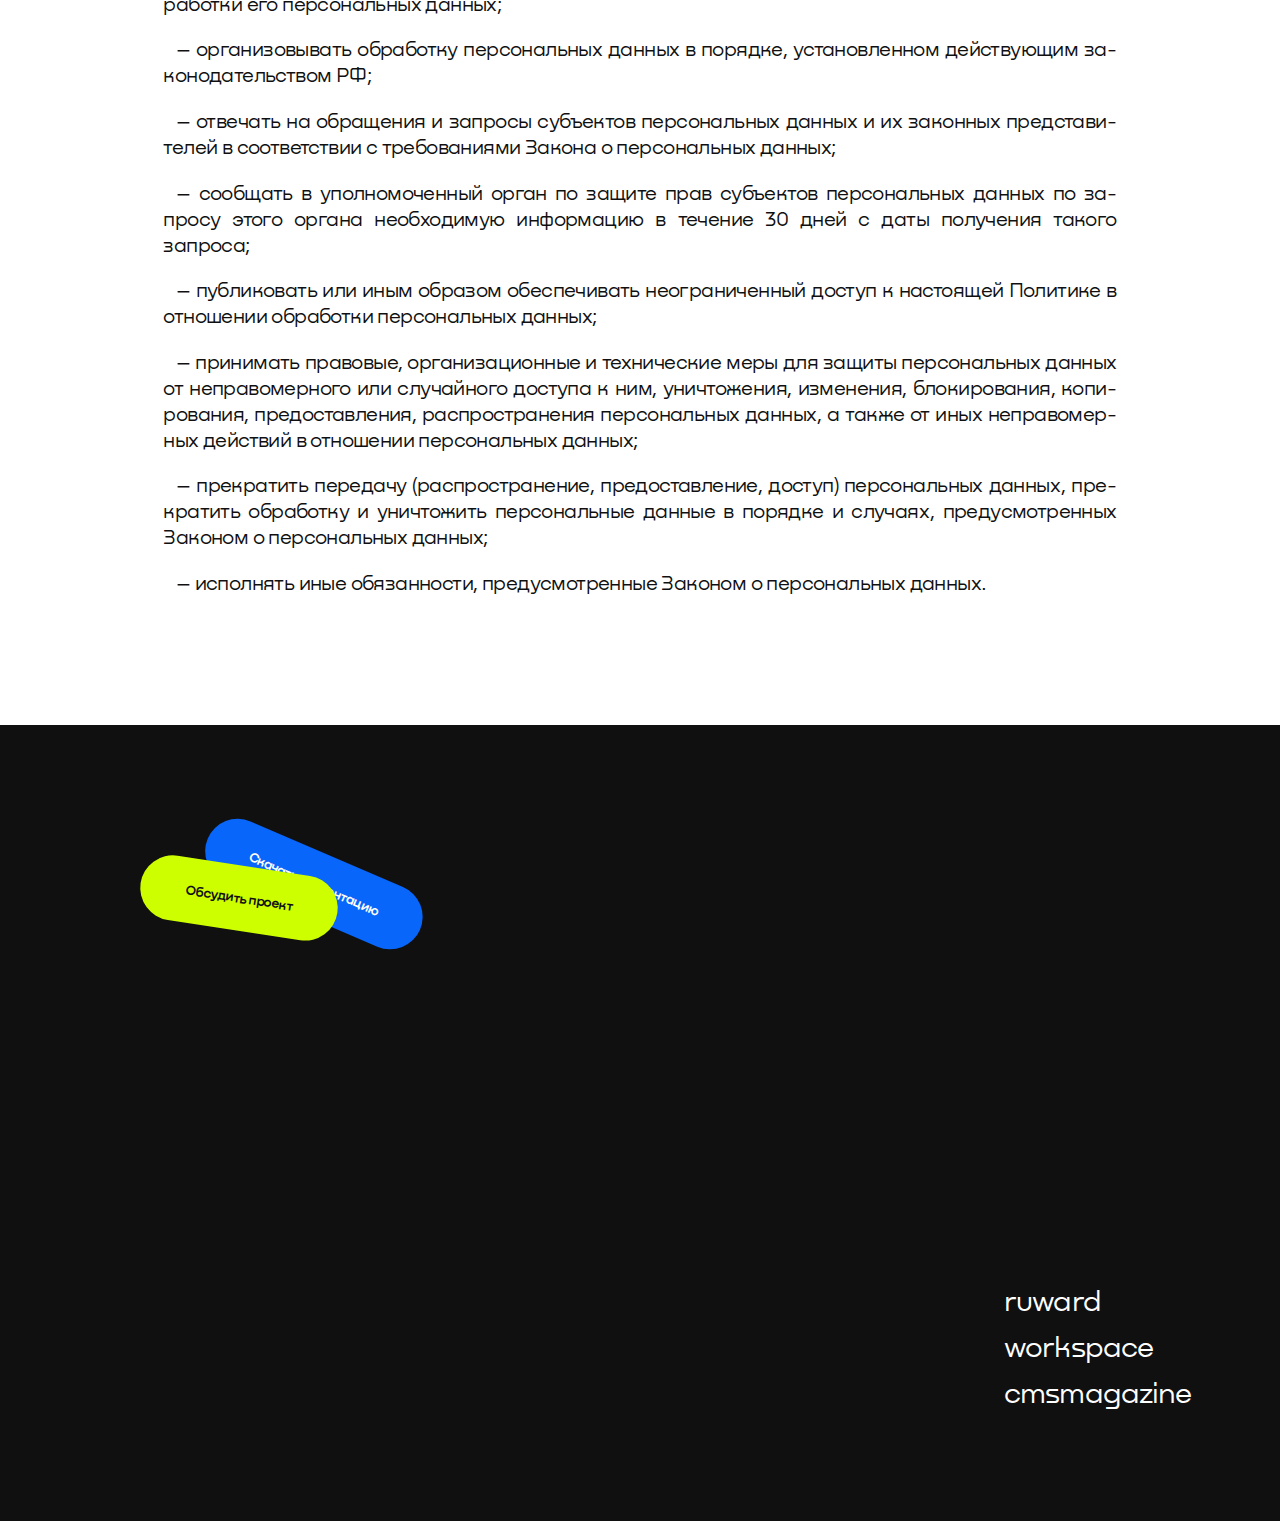
<file: policy.html>
<!DOCTYPE html>
<html lang="ru">
  <head>
    <meta charset="UTF-8">
    <meta http-equiv="X-UA-Compatible" content="IE=edge">
    <meta name="viewport" content="width=device-width, initial-scale=1">
    <meta name="theme-color" content="#F7FAFF">
    <link rel="icon" href="./img/content/favicon.svg">
    <link rel="mask-icon" href="./img/content/favicon.svg" color="#F7FAFF">
    <link rel="apple-touch-icon" sizes="152x152" href="./img/content/touch-icon-ipad.png">
    <link rel="apple-touch-icon" sizes="167x167" href="./img/content/touch-icon-ipad-pro.png">
    <link rel="apple-touch-icon" sizes="180x180" href="./img/content/touch-icon-iphone-retina.png">
    <title>Политика в отношении обработки персональных данных | T&M — Возьмем и сделаем</title>
    <meta name="description" content="Создаем цифровые сервисы и мобильные приложения на основе данных и здравого смысла.">
    <meta property="og:site_name" content="Digital-агентство Take&Make">
    <meta property="og:title" content="Дизайн и разработка">
    <meta property="og:description" content="Создаем цифровые сервисы и мобильные приложения на основе данных и здравого смысла.">
    <meta property="og:type" content="website">
    <meta property="og:url" content="https://take-make.ru">
    <link rel="stylesheet" href="./css/style.min.css">
    <script src="./js/script.min.js" defer></script>
  </head>

  <body>
    <div class="wrapper">
      <!-- data-mobile у шапки на главной странице и 404-->
      <header class="header" >
        <div class="container">
          <div class="header__body">
            <nav class="menu" data-da=".mobile-menu,767,last">
              <button class="menu__btn" aria-label="Навигация сайта" title="Навигация сайта">
                <i class="menu__icon" aria-hidden="true">
                  <span></span>
                </i>
              </button>
              <div class="menu__body">
                <h2 class="seo">Навигация:</h2>
                <ul class="menu__list">
                  <li class="menu__item">
                    <a class="menu__link" href="./index.html#welcome">кто мы</a>
                  </li>
                  <li class="menu__item">
                    <a class="menu__link" href="./cases.html">кейсы</a>
                  </li>
                  <li class="menu__item">
                    <a class="menu__link" href="#" data-goto=".footer">контакты</a>
                  </li>
                </ul>
              </div>
            </nav>
            <a class="logo" href="./index.html" aria-label="На главную" title="На главную">
              <img class="logo__img" src="./img/content/logo.svg" alt="logo">
            </a>
          </div>
        </div>
      </header>

      <main class="page">
        <div class="article">
          <div class="container">
            <article class="article__body">
              <h1>Политика в отношении обработки персональных данных</h1>
              <ol>
                <li>
                  <h2>Общие положения</h2>
                  <p>
                    Настоящая политика обработки персональных данных составлена в соответствии с
                    требованиями Федерального закона от 27.07.2006. № 152-ФЗ «О персональных данных»
                    (далее — Закон о персональных данных) и определяет порядок обработки персональных
                    данных и меры по обеспечению безопасности персональных данных, предпринимаемые ИП ИМЯ
                    ФАМИЛИЯ (далее — Оператор).
                  </p>
                  <ol>
                    <li>
                      Оператор ставит своей важнейшей целью и условием осуществления своей деятельности
                      соблюдение прав и свобод человека и гражданина при обработке его персональных
                      данных, в том числе защиты прав на неприкосновенность частной жизни, личную и
                      семейную тайну.
                    </li>
                    <li>
                      Настоящая политика Оператора в отношении обработки персональных данных (далее —
                      Политика) применяется ко всей информации, которую Оператор может получить о
                      посетителях веб-сайта https://take-make.ru.
                    </li>
                  </ol>
                </li>
                <li>
                  <h2>Основные понятия, используемые в Политике</h2>
                  <ol>
                    <li>
                      Автоматизированная обработка персональных данных — обработка персональных данных с
                      помощью средств вычислительной техники.
                    </li>
                    <li>
                      Блокирование персональных данных — временное прекращение обработки персональных
                      данных (за исключением случаев, если обработка необходима для уточнения персональных
                      данных).
                    </li>
                    <li>
                      Веб-сайт — совокупность графических и информационных материалов, а также программ
                      для ЭВМ и баз данных, обеспечивающих их доступность в сети интернет по сетевому
                      адресу https://take-make.ru.
                    </li>
                    <li>
                      Информационная система персональных данных — совокупность содержащихся в базах
                      данных персональных данных и обеспечивающих их обработку информационных технологий и
                      технических средств.
                    </li>
                    <li>
                      Обезличивание персональных данных — действия, в результате которых невозможно
                      определить без использования дополнительной информации принадлежность персональных
                      данных конкретному Пользователю или иному субъекту персональных данных.
                    </li>
                    <li>
                      Обработка персональных данных — любое действие (операция) или совокупность действий
                      (операций), совершаемых с использованием средств автоматизации или без использования
                      таких средств с персональными данными, включая сбор, запись, систематизацию,
                      накопление, хранение, уточнение (обновление, изменение), извлечение, использование,
                      передачу (распространение, предоставление, доступ), обезличивание, блокирование,
                      удаление, уничтожение персональных данных.
                    </li>
                    <li>
                      Оператор — государственный орган, муниципальный орган, юридическое или физическое
                      лицо, самостоятельно или совместно с другими лицами организующие и/или
                      осуществляющие обработку персональных данных, а также определяющие цели обработки
                      персональных данных, состав персональных данных, подлежащих обработке, действия
                      (операции), совершаемые с персональными данными.
                    </li>
                    <li>
                      Персональные данные — любая информация, относящаяся прямо или косвенно к
                      определенному или определяемому Пользователю веб-сайта https://take-make.ru.
                    </li>
                    <li>
                      Персональные данные, разрешенные субъектом персональных данных для распространения,
                      — персональные данные, доступ неограниченного круга лиц к которым предоставлен
                      субъектом персональных данных путем дачи согласия на обработку персональных данных,
                      разрешенных субъектом персональных данных для распространения в порядке,
                      предусмотренном Законом о персональных данных (далее — персональные данные,
                      разрешенные для распространения).
                    </li>
                    <li>Пользователь — любой посетитель веб-сайта https://take-make.ru.</li>
                    <li>
                      Предоставление персональных данных — действия, направленные на раскрытие
                      персональных данных определенному лицу или определенному кругу лиц.
                    </li>
                    <li>
                      Распространение персональных данных — любые действия, направленные на раскрытие
                      персональных данных неопределенному кругу лиц (передача персональных данных) или на
                      ознакомление с персональными данными неограниченного круга лиц, в том числе
                      обнародование персональных данных в средствах массовой информации, размещение в
                      информационно-телекоммуникационных сетях или предоставление доступа к персональным
                      данным каким-либо иным способом.
                    </li>
                    <li>
                      Распространение персональных данных — любые действия, направленные на раскрытие
                      персональных данных неопределенному кругу лиц (передача персональных данных) или на
                      ознакомление с персональными данными неограниченного круга лиц, в том числе
                      обнародование персональных данных в средствах массовой информации, размещение в
                      информационно-телекоммуникационных сетях или предоставление доступа к персональным
                      данным каким-либо иным способом.
                    </li>
                    <li>
                      Трансграничная передача персональных данных — передача персональных данных на
                      территорию иностранного государства органу власти иностранного государства,
                      иностранному физическому или иностранному юридическому лицу.
                    </li>
                    <li>
                      Уничтожение персональных данных — любые действия, в результате которых персональные
                      данные уничтожаются безвозвратно с невозможностью дальнейшего восстановления
                      содержания персональных данных в информационной системе персональных данных и/или
                      уничтожаются материальные носители персональных данных.
                    </li>
                  </ol>
                </li>
                <li>
                  <h2>Основные права и обязанности Оператора</h2>
                  <ol>
                    <li>
                      <span>Оператор имеет право:</span>
                      <ul>
                        <li>
                          получать от субъекта персональных данных достоверные информацию и/или документы,
                          содержащие персональные данные;
                        </li>
                        <li>
                          в случае отзыва субъектом персональных данных согласия на обработку персональных
                          данных, а также, направления обращения с требованием о прекращении обработки
                          персональных данных, Оператор вправе продолжить обработку персональных данных
                          без согласия субъекта персональных данных при наличии оснований, указанных в
                          Законе о персональных данных;
                        </li>
                        <li>
                          самостоятельно определять состав и перечень мер, необходимых и достаточных для
                          обеспечения выполнения обязанностей, предусмотренных Законом о персональных
                          данных и принятыми в соответствии с ним нормативными правовыми актами, если иное
                          не предусмотрено Законом о персональных данных или другими федеральными
                          законами.
                        </li>
                      </ul>
                    </li>
                    <li>
                      <span>Оператор обязан:</span>
                      <ul>
                        <li>
                          предоставлять субъекту персональных данных по его просьбе информацию, касающуюся
                          обработки его персональных данных;
                        </li>
                        <li>
                          организовывать обработку персональных данных в порядке, установленном
                          действующим законодательством РФ;
                        </li>
                        <li>
                          отвечать на обращения и запросы субъектов персональных данных и их законных
                          представителей в соответствии с требованиями Закона о персональных данных;
                        </li>
                        <li>
                          сообщать в уполномоченный орган по защите прав субъектов персональных данных по
                          запросу этого органа необходимую информацию в течение 30 дней с даты получения
                          такого запроса;
                        </li>
                        <li>
                          публиковать или иным образом обеспечивать неограниченный доступ к настоящей
                          Политике в отношении обработки персональных данных;
                        </li>
                        <li>
                          принимать правовые, организационные и технические меры для защиты персональных
                          данных от неправомерного или случайного доступа к ним, уничтожения, изменения,
                          блокирования, копирования, предоставления, распространения персональных данных,
                          а также от иных неправомерных действий в отношении персональных данных;
                        </li>
                        <li>
                          прекратить передачу (распространение, предоставление, доступ) персональных
                          данных, прекратить обработку и уничтожить персональные данные в порядке и
                          случаях, предусмотренных Законом о персональных данных;
                        </li>
                        <li>
                          исполнять иные обязанности, предусмотренные Законом о персональных данных.
                        </li>
                      </ul>
                    </li>
                  </ol>
                </li>
              </ol>
            </article>
          </div>
        </div>
      </main>

      <footer class="footer">
        <div class="container">
          <div class="footer__body">
            <section class="footer__main">
              <h4 class="seo">Наши контакты:</h4>
              <ul class="footer__list">
                <li class="footer__item footer__item_link" data-link="5">
                  <a
                    class="footer__link"
                    href="https://ruward.ru/catalog/take-make-ru/"
                    target="_blank"
                    rel="nofollow noopener"
                  >
                    ruward
                  </a>
                </li>
                <li class="footer__item footer__item_link" data-link="3">
                  <a
                    class="footer__link"
                    href="https://workspace.ru/contractors/takemake/"
                    target="_blank"
                    rel="nofollow noopener"
                  >
                    workspace
                  </a>
                </li>
                <li class="footer__item footer__item_link" data-link="1">
                  <a
                    class="footer__link"
                    href="https://cmsmagazine.ru/agencies/take-make/portfolio/"
                    target="_blank"
                    rel="nofollow noopener"
                  >
                    cmsmagazine
                  </a>
                </li>
                <li class="footer__item footer__item_btn">
                  <a
                    class="footer__btn"
                    href="./pre.pdf"
                    download
                    style="color: #ffffff; background-color: #0866fb"
                  >
                    Скачать презентацию
                  </a>
                </li>
                <li class="footer__item footer__item_svgs" aria-hidden="true">
                  <svg width="520" height="179" viewBox="0 0 520 179" fill="none" xmlns="http://www.w3.org/2000/svg">
                    <path d="M519.262 0.799805V175H488.062V48.1198L434.242 175H411.362L357.802 48.1198V175H326.602V0.799805L369.762 0.799805L423.322 127.94L476.882 0.799805L519.262 0.799805Z" fill="#CDFF00"/>
                    <path d="M263.041 175.2H302.041L174.901 40.52C172.647 38.0933 172.041 35.6667 173.081 33.24C174.294 30.8133 176.461 29.6 179.581 29.6H244.321V1H179.581C171.261 1 163.981 2.99333 157.741 6.98C151.501 10.7933 146.994 15.56 144.221 21.28C141.621 27 140.927 33.4133 142.141 40.52C143.527 47.6267 147.081 54.2133 152.801 60.28L169.181 77.44L142.661 95.9C132.261 103.007 125.934 113.06 123.681 126.06C121.601 138.887 124.287 150.413 131.741 160.64C139.367 170.867 149.767 176.76 162.941 178.32C176.287 180.053 188.594 176.933 199.861 168.96L304.302 94.5699V60.28L182.701 145.82C178.021 148.94 173.254 150.153 168.401 149.46C163.547 148.593 159.734 146.167 156.961 142.18C153.841 138.02 152.714 133.427 153.581 128.4C154.621 123.373 157.307 119.387 161.641 116.44L188.681 97.72L263.041 175.2Z" fill="#CDFF00"/>
                    <path d="M107.137 45.7798V74.8998H51.2371L51.2371 134.7C51.2371 142.153 55.1371 145.88 62.9371 145.88H107.137V175H56.9571C45.6904 175 36.9371 171.966 30.6971 165.9C24.4571 159.66 21.3371 150.993 21.3371 139.9V74.8998H0.537109L0.537109 45.7798H21.3371V0.799805L51.2371 0.799805V45.7798H107.137Z" fill="#CDFF00"/>
                  </svg>
                </li>
                <li class="footer__item footer__item_btn pc" data-url="#contact-form">
                  <a
                    class="footer__btn"
                    href="#contact-form"
                    data-popup="#contact-form"
                    style="color: #101010; background-color: #cdff00"
                  >
                    Обсудить проект
                  </a>
                </li>
                <li class="footer__item footer__item_svg" aria-hidden="true">
                  <svg width="574" height="163" viewBox="0 0 574 163" fill="none" xmlns="http://www.w3.org/2000/svg">
                    <path d="M551.332.173 24.816.18c-.528 50.336-.88 77-1.056 79.992-.352 5.28-1.232 9.592-2.64 12.936-1.232 3.168-3.08 5.368-5.544 6.6-2.288 1.232-4.224 2.024-5.808 2.376-1.584.176-3.784.264-6.6.264H0v60.456h29.304v-31.416h515.161v31.416h29.304v-60.456H48.576c2.288-7.04 3.696-15.312 4.224-24.816.352-7.216.704-23.232 1.056-48.048h468.476v72.864h29V.173Z" fill="#ffffff"/>
                  </svg>
                </li>
                <li class="footer__item footer__item_svg" aria-hidden="true">
                  <svg width="396" height="171" viewBox="0 0 396 171" fill="none" xmlns="http://www.w3.org/2000/svg">
                    <path d="M0.25 170.25L395.25 170.25L395.25 61.75C395.25 28.7299 369.014 1.83755 336.25 0.782151C335.586 0.760758 140.919 0.749994 140.25 0.749994C122.949 0.749995 107.331 7.95236 96.2292 19.5223C86.0391 10.3395 72.5473 4.75 57.75 4.75C25.9936 4.75 0.249994 30.4936 0.249995 62.25L0.249999 139.75L36.25 139.75L36.25 62.25C36.25 50.3759 45.8759 40.75 57.75 40.75C69.6241 40.75 79.25 50.3759 79.25 62.25L79.25 139.75L115.25 139.75L115.25 61.75C115.25 47.9429 126.443 36.75 140.25 36.75C140.923 36.75 335.59 36.7766 336.25 36.8288C349.122 37.8477 359.25 48.6161 359.25 61.75L359.25 134.25L0.249998 134.25L0.25 170.25Z" fill="#32DE8B"/>
                  </svg>
                </li>
                <li class="footer__item footer__item_svg" aria-hidden="true">
                  <svg width="124" height="126" viewBox="0 0 124 126" fill="none" xmlns="http://www.w3.org/2000/svg">
                   <path d="M86.8178 62.9795L123.994 81.3834L108.902 106.781L74.3031 84.328L76.8797 125.553H47.4334L50.01 84.328L15.4106 107.149L0.6875 81.3834L37.4953 62.9795L0.6875 44.5756L15.7787 19.1782L50.01 41.631L47.4334 0.40625H76.8797L74.3031 41.631L108.902 18.8102L123.626 44.5756L86.8178 62.9795Z" fill="#CDFF00"/>
                  </svg>
                </li>
                <li class="footer__item footer__item_svg" aria-hidden="true">
                  <svg width="336" height="143" viewBox="0 0 336 143" fill="none" xmlns="http://www.w3.org/2000/svg">
                    <path d="M 335.5 0V142.142H302.611V31.746L58.0557 31.7464C58.0557 51.0038 57.6743 69.4031 56.9117 86.9444C56.5304 95.9058 55.3864 103.818 53.4798 110.682C51.7639 117.356 49.3807 122.694 46.3301 126.698C43.2796 130.512 40.3244 133.658 37.4645 136.136C34.6046 138.424 30.8868 140.045 26.3109 140.998C21.9258 141.952 18.4939 142.524 16.0154 142.714C13.5368 142.905 10.2003 143 6.00576 143H0V110.396H3.14587C6.19642 110.396 8.57965 110.301 10.2956 110.11C12.0115 109.729 14.1088 108.871 16.5873 107.536C19.0659 106.202 20.9725 103.723 22.3071 100.1C23.8324 96.4778 24.7857 91.8064 25.167 86.0864C25.9296 77.1251 26.3109 48.4298 26.3109 0.000442505L335.5 0Z" fill="#5F32DE"/>
                  </svg>
                </li>
                <li class="footer__item footer__item_svg" data-id="1" aria-hidden="true">
                  <svg width="242" height="150" viewBox="0 0 242 150" fill="none" xmlns="http://www.w3.org/2000/svg">
                    <path d="M242 0V149.1H149.4V38.7L105 149.1H79.2L34.5 38.1V149.1H0V0H53.4L92.4 99L131.4 0L242 0Z" fill="#5F32DE"/>
                  </svg>
                </li>
                <li class="footer__item footer__item_svg" aria-hidden="true">
                  <svg width="338" height="201" viewBox="0 0 338 201" fill="none" xmlns="http://www.w3.org/2000/svg">
                    <path d="M8.61114e-06 0L0 201H277C310.689 201 338 173.689 338 140C338 122.699 330.798 107.081 319.228 95.9792C328.411 85.7891 334 72.2973 334 57.5C334 25.7436 308.256 0 276.5 0L30.5 0V36H276.5C288.374 36 298 45.6259 298 57.5C298 69.3741 288.374 79 276.5 79H30.5V115H277C290.807 115 302 126.193 302 140C302 153.807 290.807 165 277 165H36L36 0H8.61114e-06Z" fill="#cdff00"/>
                  </svg>
                </li>
              </ul>
              <div class="footer__matter" aria-hidden="true"></div>
            </section>
          </div>
        </div>
      </footer>
    </div>
    <div class="popup" id="contact-form">
      <div class="popup__body">
        <div class="popup__inner">
          <div class="popup__head">
            <h4 class="popup__title">Обсудить проект</h4>
            <button class="popup__close" aria-label="Закрыть окно" type="button" data-close></button>
          </div>
          <form class="form" action="#">
            <div class="form__main">
              <div class="form__inputs">
                <label class="input" aria-label="Введите ваше имя" title="Введите ваше имя">
                  <input class="input__body" type="text" name="name" placeholder="Ваше имя" autocomplete="name">
                </label>
                <label
                  class="input input_error"
                  aria-label="Введите наименование компании"
                  title="Введите наименование компании"
                >
                  <input class="input__body" type="text" name="org" placeholder="Наименование компании" autocomplete="organization">
                  <span class="wpcf7-not-valid-tip" aria-hidden="true">Важно заполнить это поле.</span>
                </label>
                <label class="input" aria-label="Введите номер телефона" title="Введите номер телефона">
                  <input class="input__body" type="tel" name="tel" placeholder="+7 000 000 00 00" autocomplete="tel">
                </label>
                <label class="input input_textarea" aria-label="Введите сообщение" title="Введите сообщение">
                  <textarea class="input__body" name="text" placeholder="Сообщение"></textarea>
                </label>
              </div>
              <ul class="form__upload uploads">
                <li class="uploads__item">
                  <div class="file">
                    <dl class="file__info">
                      <dt class="file__name">Название файла djn nfrjtydgzdf.PDF</dt>
                      <dd class="file__desc">1 gb</dd>
                    </dl>
                    <button
                      class="file__btn"
                      type="button"
                      aria-label="Удалить файл"
                      title="Удалить файл"
                    ></button>
                  </div>
                </li>
                <li class="uploads__item">
                  <div class="file">
                    <dl class="file__info">
                      <dt class="file__name">Название файла djn nfrjtydgzdf.PDF</dt>
                      <dd class="file__desc">1 gb</dd>
                    </dl>
                    <button
                      class="file__btn"
                      type="button"
                      aria-label="Удалить файл"
                      title="Удалить файл"
                    ></button>
                  </div>
                </li>
                <li class="uploads__item uploads__item_main">
                  <label class="uploads__file">
                    <input class="uploads__input" accept=".jpg, .png, .gif" type="file" name="image">
                    <span class="uploads__icon">Выбрать файл</span>
                  </label>
                </li>
              </ul>
            </div>
            <div class="form__submit">
              <label class="form__agree agree">
                <input class="agree__checkbox" type="checkbox" name="agree">
                <span class="agree__icon"></span>
                <span class="agree__text">
                  Я даю свое согласие на
                  <a href="./policy.html" target="_blank">обработку персональных данных</a>
                </span>
              </label>
              <button class="form__btn" type="submit">Отправить</button>
            </div>
          </form>
        </div>
      </div>
    </div>

    <aside class="mobile-menu">
      <a class="mobile-menu__link mobile-menu__link_logo" href="./index.html" aria-label="На главную" title="На главную">
        <span aria-hidden="true">T&M</span>
      </a>
      <a class="mobile-menu__link mobile-menu__link_cta" href="#contact-form" data-popup="#contact-form">
        Обсудить проект
      </a>
    </aside>
  </body>
</html>
</file>
<file: css/style.min.css>
@charset "UTF-8";.filters__body,.menu__body,.popup__inner{overflow:auto}.filters__body::-webkit-scrollbar,.menu__body::-webkit-scrollbar,.popup__inner::-webkit-scrollbar{width:4px;height:4px}.filters__body::-webkit-scrollbar-track,.menu__body::-webkit-scrollbar-track,.popup__inner::-webkit-scrollbar-track{background-color:var(--color-grey)}.filters__body::-webkit-scrollbar-thumb,.menu__body::-webkit-scrollbar-thumb,.popup__inner::-webkit-scrollbar-thumb{background-color:var(--color-dark)}@-moz-document url-prefix(){.filters__body,.menu__body,.popup__inner{scrollbar-color:var(--color-dark) var(--color-light);scrollbar-width:thin}}.agree__checkbox,.filter__input,.seo,.uploads__input,.welcome__title{position:absolute;width:1px;height:1px;margin:-1px;border:0;padding:0;white-space:nowrap;-webkit-clip-path:inset(100%);clip-path:inset(100%);clip:rect(0 0 0 0);overflow:hidden}@font-face{font-family:Nekst;font-display:swap;src:url(../fonts/Nekst-Regular.woff2) format("woff2"),url(../fonts/Nekst-Regular.woff) format("woff");font-weight:400;font-style:normal}body{font-family:Nekst,sans-serif;font-weight:400}@font-face{font-family:Nekst;font-display:swap;src:url(../fonts/Nekst-SemiBold.woff2) format("woff2"),url(../fonts/Nekst-SemiBold.woff) format("woff");font-weight:600;font-style:normal}/*! normalize.css v8.0.1 | MIT License | github.com/necolas/normalize.css */html{line-height:1.15;-webkit-text-size-adjust:100%}hr{box-sizing:content-box;height:0;overflow:visible}pre{font-family:monospace,monospace;font-size:1em}abbr[title]{border-bottom:none;text-decoration:underline;-webkit-text-decoration:underline dotted;text-decoration:underline dotted}b,strong{font-weight:bolder}code,kbd,samp{font-family:monospace,monospace;font-size:1em}small{font-size:80%}sub,sup{font-size:75%;line-height:0;position:relative;vertical-align:baseline}sub{bottom:-.25em}sup{top:-.5em}button,input,optgroup,select,textarea{font-family:inherit;font-size:100%;line-height:1.15;margin:0}button,input{overflow:visible}button,select{text-transform:none}[type=button],[type=reset],[type=submit],button{-webkit-appearance:button}[type=button]::-moz-focus-inner,[type=reset]::-moz-focus-inner,[type=submit]::-moz-focus-inner,button::-moz-focus-inner{border-style:none;padding:0}[type=button]:-moz-focusring,[type=reset]:-moz-focusring,[type=submit]:-moz-focusring,button:-moz-focusring{outline:1px dotted ButtonText}fieldset{padding:.35em .75em .625em}legend{box-sizing:border-box;color:inherit;display:table;max-width:100%;padding:0;white-space:normal}progress{vertical-align:baseline}textarea{overflow:auto}[type=checkbox],[type=radio]{box-sizing:border-box;padding:0}[type=number]::-webkit-inner-spin-button,[type=number]::-webkit-outer-spin-button{height:auto}[type=search]{-webkit-appearance:textfield;outline-offset:-2px}[type=search]::-webkit-search-decoration{-webkit-appearance:none}::-webkit-file-upload-button{-webkit-appearance:button;font:inherit}details{display:block}summary{display:list-item}template{display:none}[hidden]{display:none!important}*,::after,::before{box-sizing:border-box}blockquote,body,dd,dl,figcaption,figure,h1,h2,h3,h4,h5,h6,li,ol,p,ul{margin:0}ol,ul{padding:0}ul{list-style:none}a{text-decoration:none}img{display:block;max-width:100%;width:100%;height:100%}button,input,select,textarea{font:inherit}input,textarea{border-radius:0}input:-webkit-autofill{-webkit-text-fill-color:var(--color-dark);background-color:transparent!important;-webkit-transition:background-color 600s ease-in-out 0s;transition:background-color 600s ease-in-out 0s}input:-internal-autofill-selected{background-color:transparent!important;transition:background-color 600s ease-in-out 0s}button{padding:0;cursor:pointer}body,html{height:100%}:root{--max-height:100vh;--color-dark:#101010;--color-dark-hover:#2d2d2d;--color-grey:#b8b4cb;--color-accent:#cdff00;--color-light:#e4e2f0;--color-white:#ffffff;--color-red:#ff5c52;--transition-duration:0.3s}html{scroll-behavior:smooth}html.is-lock{overflow:clip}body{font-size:16px;line-height:1.2;color:var(--color-dark);background-color:var(--color-white)}body *{letter-spacing:-.03em}.is-menu-open body::after,.overlay body::after{content:"";position:fixed;z-index:7;top:0;right:0;bottom:0;left:0;background-color:rgba(0,0,0,.3)}.wrapper{position:relative;display:flex;flex-direction:column;min-height:100%;overflow:clip}.page{flex:1 1 auto}.page_small{display:flex;flex-direction:column}.page_small>:last-child{flex-grow:1}.container{max-width:100%;margin:0 auto}.swiper-horizontal{touch-action:pan-y}.header{position:absolute;z-index:6;top:0;right:0;left:0}.header__body{position:relative;display:flex;align-items:center;justify-content:space-between}.logo{flex-shrink:0}.logo__img{-o-object-fit:contain;object-fit:contain;-o-object-position:center;object-position:center}.menu{order:-1}.menu__btn{position:relative;z-index:1;display:flex;align-items:center;justify-content:center;background-color:var(--color-white);border-radius:1000px;border:none;outline:0;transition-duration:var(--transition-duration);transition-property:background-color}.menu__icon{position:relative;width:20px;height:12px}.menu__icon span,.menu__icon::after,.menu__icon::before{position:absolute;left:0;width:100%;height:2px;background-color:var(--color-dark);border-radius:2px;transition-duration:var(--transition-duration);transition-property:transform,top,bottom}.menu__icon span{top:5px}.menu__icon::before{content:"";top:0}.menu__icon::after{content:"";bottom:0}.is-menu-open .menu__icon span{transform:scale(0)}.is-menu-open .menu__icon::before{transform:translateY(-50%) rotate(-45deg);top:50%}.is-menu-open .menu__icon::after{transform:translateY(50%) rotate(45deg);bottom:50%}.menu__list{display:flex}.menu__link{display:flex;white-space:nowrap;font-weight:600;letter-spacing:normal;color:var(--color-dark);background-color:var(--color-white)}.footer{background-color:var(--color-dark);overflow:hidden}.footer__main{position:relative;overflow:hidden}.footer__list{position:absolute;top:0;right:0;bottom:0;left:0}.footer__item{position:absolute;top:0;left:0;transform:translate(-100%,-100%)}.footer__item_svg,.footer__item_svgs{width:auto;height:15%;opacity:0}.footer__item_svg svg,.footer__item_svgs svg{width:auto;height:100%}.footer__item_text{font-weight:600;line-height:.8;color:var(--color-accent)}.footer__item_btn{z-index:3;transform:translate(-100%,-100%)}.footer__item_link{line-height:.8}.footer__btn{display:inline-block;white-space:nowrap;font-weight:600;border:none;border-radius:1000px;-webkit-user-select:none;-moz-user-select:none;user-select:none}.footer__link{color:var(--color-white);-webkit-user-select:none;-moz-user-select:none;user-select:none}.footer__matter{position:absolute;z-index:1;top:0;right:0;bottom:0;left:0}.footer__matter canvas{width:100%!important;height:100%!important}.popup{position:fixed;z-index:10;top:0;right:0;bottom:0;left:0;display:none;align-items:center;justify-content:center;transition-duration:var(--transition-duration);transition-property:opacity;opacity:0;background-color:rgba(0,0,0,.3)}.popup.is-open{opacity:1;display:flex}.popup__body{position:relative;display:flex;max-width:100%;max-height:95%;background-color:var(--color-white);overflow:hidden}.popup__inner{flex-shrink:0;flex-grow:1;max-width:100%;max-height:100%}.popup__head{display:flex;justify-content:space-between;align-items:center}.popup__title{font-weight:600;letter-spacing:-.03em}.popup__close{position:relative;align-self:flex-start;background-color:var(--color-light);border:none;opacity:.3}.popup__close::after,.popup__close::before{content:"";position:absolute;left:50%;width:33%;height:3px;background-color:var(--color-grey);transition-duration:var(--transition-duration);transition-property:background-color}.popup__close::before{transform:translate(-50%,-50%) rotate(-45deg);top:50%}.popup__close::after{transform:translate(-50%,50%) rotate(45deg);bottom:50%}.popup__close:focus-visible{outline:0}.popup__close:focus-visible::after,.popup__close:focus-visible::before{background-color:var(--color-dark)}.popup__close:active::after,.popup__close:active::before{background-color:var(--color-dark)}.mobile-menu{position:fixed;z-index:8;right:0;bottom:0;left:0;display:flex;justify-content:space-between;background-color:var(--color-dark)}.mobile-menu__link{display:inline-flex;align-items:center;justify-content:center;height:42px;white-space:nowrap;-webkit-user-select:none;-moz-user-select:none;user-select:none;text-align:center;font-weight:600;line-height:1;letter-spacing:normal;color:var(--color-dark);border-radius:1000px}.mobile-menu__link_logo{background-color:var(--color-white)}.mobile-menu__link_cta{background-color:var(--color-accent)}.is-popup-open .mobile-menu__link_cta{color:var(--color-light);background-color:var(--color-white);cursor:default}.form .wpcf7-response-output{margin:0!important;padding:0!important;color:var(--color-dark);border:none!important}.form__inputs{display:flex;flex-direction:column;letter-spacing:normal}.form__upload{letter-spacing:normal}.form__submit{display:flex;flex-direction:column}.form__btn{display:inline-flex;align-items:center;justify-content:center;white-space:nowrap;-webkit-user-select:none;-moz-user-select:none;user-select:none;text-align:center;font-weight:600;line-height:1;letter-spacing:normal;color:var(--color-accent);background-color:var(--color-dark);border:none;border-radius:1000px;transition-duration:var(--transition-duration);transition-property:background-color}.form__btn:focus-visible{outline:0;background-color:var(--color-dark-hover)}.uploads .mfcf7_zl_delete_file{position:absolute;z-index:1;top:0;right:0;display:flex;align-items:center;justify-content:center;background-color:transparent;border:none}.uploads .mfcf7_zl_delete_file::after{content:"";background:url(../img/icons/close.svg) center/contain no-repeat}.uploads__icon{display:flex;justify-content:space-between;align-items:center;text-align:center;font-weight:600;color:var(--color-dark);background-color:var(--color-light);cursor:pointer}.uploads__icon::before{content:"";flex-shrink:0;background:url(../img/icons/add.svg) center/contain no-repeat}.file{position:relative;display:flex;padding-right:40px;background-color:rgba(228,226,240,.5);overflow:hidden}.file::before{content:"";flex-shrink:0;margin-right:20px;background:url(../img/icons/file.svg) center/contain no-repeat}.file__name{margin-bottom:4px;font-weight:600}.file__desc{font-weight:600;color:var(--color-grey)}.file__btn{position:absolute;top:0;right:0;display:flex;align-items:center;justify-content:center;background-color:transparent;border:none}.file__btn::after{content:"";background:url(../img/icons/close.svg) center/contain no-repeat}.agree{display:flex;align-items:center;cursor:pointer}.agree__checkbox:checked+.agree__icon{background:url(../img/icons/check.svg) center/contain no-repeat}.agree__checkbox:focus-visible+.agree__icon{outline:0;background-color:rgba(228,226,240,.5)}.agree__icon{flex-shrink:0;margin-right:10px;border:1px solid var(--color-dark);border-radius:8px}.agree__text a{text-decoration:underline;color:inherit}.agree__text a:focus-visible{outline:0;text-decoration:none}.input{position:relative;display:flex;flex-direction:column}.input_textarea::after,.input_textarea::before{content:"";position:absolute;z-index:1;transform:rotate(-45deg);height:1px;background-color:var(--color-dark)}.input_textarea::before{width:11px}.input_textarea::after{width:7px}.input input,.input textarea,.input__body{font-weight:600;border:2px solid var(--color-light);transition-duration:var(--transition-duration);transition-property:border-color}.input input::-moz-placeholder,.input textarea::-moz-placeholder,.input__body::-moz-placeholder{color:var(--color-grey)}.input input::placeholder,.input textarea::placeholder,.input__body::placeholder{color:var(--color-grey)}.input input:focus-visible,.input textarea:focus-visible,.input__body:focus-visible{outline:0;border-color:var(--color-dark)}.input input:focus-visible::-moz-placeholder,.input textarea:focus-visible::-moz-placeholder,.input__body:focus-visible::-moz-placeholder{color:transparent}.input input:focus-visible::placeholder,.input textarea:focus-visible::placeholder,.input__body:focus-visible::placeholder{color:transparent}.input input.wpcf7-not-valid,.input textarea.wpcf7-not-valid,.input__body.wpcf7-not-valid,.input_error .input input,.input_error .input textarea,.input_error .input__body{color:var(--color-red)!important;border-color:var(--color-red)!important}.input input.wpcf7-not-valid::-moz-placeholder,.input textarea.wpcf7-not-valid::-moz-placeholder,.input__body.wpcf7-not-valid::-moz-placeholder,.input_error .input input::-moz-placeholder,.input_error .input textarea::-moz-placeholder,.input_error .input__body::-moz-placeholder{color:var(--color-red)!important}.input input.wpcf7-not-valid::placeholder,.input textarea.wpcf7-not-valid::placeholder,.input__body.wpcf7-not-valid::placeholder,.input_error .input input::placeholder,.input_error .input textarea::placeholder,.input_error .input__body::placeholder{color:var(--color-red)!important}.input textarea{max-height:300px;text-align:justify;resize:vertical}.input textarea::-webkit-resizer{display:none}.input .wpcf7-not-valid-tip{color:var(--color-red)}.welcome__body{position:relative}.welcome__main{position:relative;overflow:hidden}.welcome__img-box{-webkit-user-select:none;-moz-user-select:none;user-select:none}.welcome__matter{position:absolute;z-index:1;top:0;right:0;bottom:0;left:0;opacity:0}.welcome__matter canvas{width:100%!important;height:100%!important}.welcome__img{-o-object-fit:contain;object-fit:contain;-o-object-position:center;object-position:center}.welcome__text span{color:var(--color-grey)}.tags{position:absolute;top:0;right:0;bottom:0;left:0}.tags__item{position:absolute;transform:translate(-100%,-100%)}.tags__item_main{font-weight:600;letter-spacing:normal;border-radius:1000px}.cases__list{display:flex;justify-content:space-between;flex-wrap:wrap}.cases__item{flex-grow:0;flex-shrink:0}.cases__item:nth-child(4n+1),.cases__item:nth-child(4n+4){flex-basis:59.2%}.cases__item:nth-child(4n+1) .case__preview,.cases__item:nth-child(4n+4) .case__preview{aspect-ratio:16/9}.cases__item:nth-child(4n+2),.cases__item:nth-child(4n+3){flex-basis:38.4%}.cases__item:nth-child(4n+2) .case__preview,.cases__item:nth-child(4n+3) .case__preview{aspect-ratio:70/78}.cases__text span{color:var(--color-grey)}.case{position:relative;display:flex;flex-direction:column}.case__preview{width:100%;height:auto;-webkit-user-select:none;-moz-user-select:none;user-select:none;overflow:hidden}.case__img{border-radius:inherit;-o-object-fit:cover;object-fit:cover;-o-object-position:center;object-position:center;pointer-events:none;transition-duration:var(--transition-duration);transition-property:transform}.case__media{display:block;width:100%;height:100%;border:none;border-radius:inherit;-o-object-fit:cover;object-fit:cover;-o-object-position:center;object-position:center;pointer-events:none;transition-duration:var(--transition-duration);transition-property:transform}.case__body{border-radius:inherit}.case__name{font-weight:600;line-height:.9}.case__link{position:absolute;top:0;right:0;bottom:0;left:0;border-radius:inherit}.case-info{display:inline-flex;flex-wrap:wrap;color:var(--color-grey)}.case-info__item{display:inline}.case-info__item:not(:last-child)::after{content:"/"}.projects__title{font-weight:400}.projects__title span{color:var(--color-light)}.projects__filter{margin-bottom:26px}.projects__main{display:flex;flex-direction:column}.projects__alert{padding-top:24px}.projects__items{display:grid;grid-template-columns:repeat(4,1fr);grid-auto-flow:dense}.projects__more{color:var(--color-dark);background-color:var(--color-white);border-radius:1000px;border:1px solid var(--color-light);transition-duration:var(--transition-duration);transition-property:color,background-color,border-color}.projects__more:focus-visible{outline:0;color:var(--color-white);background-color:var(--color-dark);border-color:transparent}.projects__more:active{color:var(--color-white);background-color:var(--color-dark-hover);border-color:transparent}.project{position:relative;display:flex;flex-direction:column}.project_large{grid-column:span 2}.project_large .project__preview{aspect-ratio:16/9}.project__preview{width:100%;height:auto;aspect-ratio:70/78;overflow:hidden}.project__img{border-radius:inherit;-o-object-fit:cover;object-fit:cover;-o-object-position:center;object-position:center;pointer-events:none;transition-duration:var(--transition-duration);transition-property:transform}.project__media{display:block;width:100%;max-width:100%;height:100%;border:none;border-radius:inherit;-o-object-fit:cover;object-fit:cover;-o-object-position:center;object-position:center;pointer-events:none;transition-duration:var(--transition-duration);transition-property:transform}.project__name{font-weight:600;line-height:.9}.project__tags{color:var(--color-grey)}.project__link{position:absolute;top:0;right:0;bottom:0;left:0;border-radius:inherit}.filters{position:relative;display:flex}.filters__btn{display:flex;align-items:center;justify-content:center;white-space:nowrap;color:var(--color-dark);background-color:var(--color-white);border:1px solid var(--color-light);border-radius:1000px;transition-duration:var(--transition-duration);transition-property:color,background-color,border-color}.filters__btn:focus-visible{outline:0;background-color:var(--color-light);border-color:transparent}.filters__btn span{margin-left:10px;color:var(--color-grey);-webkit-user-select:none;-moz-user-select:none;user-select:none}.is-filter-open .filters__btn{color:var(--color-white);background-color:var(--color-dark);border-color:transparent}.filters__dropdown{z-index:8;left:0;display:flex;flex-direction:column;max-height:70vh;background-color:var(--color-white);opacity:0;visibility:hidden;pointer-events:none}.is-filter-open .filters__dropdown{opacity:1;visibility:visible;pointer-events:auto}.filters__body{flex-grow:1;display:flex;transform:translate3d(0,0,0)}.filter{cursor:pointer}.filter__input:checked~.filter__icon::after{opacity:1}.filter__icon{position:relative;flex-shrink:0;width:20px;height:20px;background-color:var(--color-white);border:1px solid var(--color-dark);border-radius:8px}.filter__icon::after{content:"";position:absolute;top:50%;left:50%;transform:translate(-50%,-50%);width:10px;height:10px;background-color:var(--color-dark);border-radius:4px;opacity:0}.filtered__list{display:flex;flex-wrap:wrap;margin-bottom:-10px}.filtered__item{margin-bottom:10px}.filtered__item_reset{order:1}.filtered__tag{display:flex;align-items:center;justify-content:center;padding-bottom:1px;white-space:nowrap;border:1px solid transparent;border-radius:1000px;transition-duration:var(--transition-duration);transition-property:color,background-color,border-color}.filtered__tag:not(.filtered__tag_reset){color:var(--color-white);background-color:var(--color-dark)}.filtered__tag:not(.filtered__tag_reset)::after{content:"x";color:var(--color-grey);opacity:.4}.filtered__tag:not(.filtered__tag_reset):focus-visible{outline:0;background-color:var(--color-dark-hover)}.filtered__tag_reset{color:var(--color-grey);background-color:var(--color-white);border-color:var(--color-light)}.filtered__tag_reset:focus-visible{outline:0;color:var(--color-dark);border-color:var(--color-dark)}.s-main{line-height:1.3}.s-1__head{display:flex;justify-content:space-between}.s-1__title{font-weight:400}.s-1__title span{color:var(--color-light)}.s-1__img-box{position:relative;width:100%;height:300px}.s-1__img{-o-object-fit:cover;object-fit:cover;-o-object-position:center;object-position:center}.s-1__icon-box{position:absolute;overflow:hidden}.s-1__icon{-o-object-fit:cover;object-fit:cover;-o-object-position:center;object-position:center}.s-3__box{display:flex;align-items:flex-start;justify-content:space-between}.s-3__text{text-align:justify}.s-3__link-box{text-align:right}.s-3__link{position:relative;display:inline-block;color:inherit}.s-3__link::after{content:"";position:absolute;bottom:-1px;left:0;width:100%;height:2px;background-color:var(--color-dark);transition-duration:var(--transition-duration);transition-property:opacity}.s-3__link:focus-visible{outline:0}.s-3__link:focus-visible::after{opacity:0}.s-3__list{display:flex;flex-wrap:wrap}.s-3__item{flex-shrink:0}.s-3__item_tag{display:flex;align-items:center;justify-content:center;white-space:nowrap;border:1px solid var(--color-light)}.s-3__icon{-o-object-fit:cover;object-fit:cover;-o-object-position:center;object-position:center}.s-3__more{display:flex;align-items:center;justify-content:center;white-space:nowrap;color:var(--color-dark);background-color:transparent;border:1px solid var(--color-light);border-radius:50%}.s-4{width:100%;height:auto;font-size:0}.s-4__img{-o-object-fit:cover;object-fit:cover;-o-object-position:center;object-position:center}.s-4__video{display:block;width:100%;height:auto;aspect-ratio:16/9;border:none;-o-object-fit:cover;object-fit:cover;-o-object-position:center;object-position:center;pointer-events:none}.s-5{display:flex;justify-content:space-between}.s-5+.s-5{padding-top:0}.s-5__title{font-weight:400}.s-5__title span{color:var(--color-light)}.s-5__text{text-align:justify}.s-5__author{margin-top:22px}.author{display:flex;align-items:center}.author__img-box{align-self:flex-start;overflow:hidden}.author__img{-o-object-fit:cover;object-fit:cover;-o-object-position:center;object-position:center}.author__info{line-height:initial}.author__name{margin-bottom:6px}.author__desc{color:var(--color-grey)}.s-6__body{display:flex;justify-content:space-evenly}.s-6__img{width:auto;height:100%;aspect-ratio:580/900;-o-object-fit:contain;object-fit:contain;-o-object-position:center;object-position:center}.s-7{display:flex}.s-7__img-box{flex-shrink:0;flex-grow:0;height:auto;overflow:hidden}.s-7__img{-o-object-fit:contain;object-fit:contain;-o-object-position:center;object-position:center}.s-5+.s-8 .s-8__head{padding-top:0}.s-8__head{display:flex;justify-content:space-between}.s-8__title{font-weight:400}.s-8__title span{color:var(--color-light)}.s-8__item{display:grid;border-top:1px solid var(--color-light)}.s-8__item:last-child{border-bottom:1px solid var(--color-light)}.s-8__name{line-height:1}.s-8__desc{line-height:1}.s-9__title{font-weight:400}.s-9__title span{color:var(--color-light)}.s-9__list{display:grid;grid-template-columns:repeat(4,1fr)}.s-9__name{margin-bottom:4px;line-height:1}.s-9__desc{color:var(--color-grey)}.slider{width:100%}.slider__title{font-weight:400;line-height:1;color:var(--color-white)}.slider__title span{color:var(--color-light)}.slider__items{position:relative;display:flex;width:100%;will-change:transform}.slider__item{position:relative;flex-shrink:0;width:39%;height:auto;aspect-ratio:704/399;overflow:hidden}.slider__img{-o-object-fit:cover;object-fit:cover;-o-object-position:center;object-position:center;border-radius:inherit;transition-duration:var(--transition-duration);transition-property:transform;pointer-events:none}.slider__name{position:absolute;font-weight:600;line-height:1;color:var(--color-white)}.slider__link{position:absolute;top:0;right:0;bottom:0;left:0;border-radius:inherit}.article__body{padding-top:46px;margin:0 auto;line-height:1.3}.article__body li,.article__body ol,.article__body p,.article__body ul{margin:20px 0;text-align:justify;-webkit-hyphens:auto;hyphens:auto}.article__body li:first-child,.article__body ol:first-child,.article__body p:first-child,.article__body ul:first-child{margin-top:0}.article__body li:last-child,.article__body ol:last-child,.article__body p:last-child,.article__body ul:last-child{margin-bottom:0}.article__body h1{text-align:left;font-weight:400}.article__body h2{display:inline;font-weight:400}.article__body ol{list-style:none;counter-reset:num}.article__body ol>li::before{counter-increment:num;content:counters(num, ".") ". "}.article__body>ol>li::before{font-weight:400}.article__body p::before{content:""}.article__body a{text-decoration:underline;color:inherit}.article__body a:focus-visible{outline:0;text-decoration:none}.article__body ul li::before{content:"–"}.article__body>:first-child{margin-top:0}.article__body>:last-child{margin-bottom:0}.not-found{display:flex;align-items:center;justify-content:center}.not-found__body{position:relative;display:flex;align-items:center;flex-direction:column;max-width:100%}.not-found__text{text-align:center}.not-found__img-box{max-width:100%;height:auto;aspect-ratio:340/270}.not-found__img{-o-object-fit:contain;object-fit:contain;-o-object-position:center;object-position:center}.not-found__btn{display:inline-block;text-align:center;white-space:nowrap;font-weight:600;color:var(--color-dark);background-color:var(--color-accent);border:none;border-radius:1000px;-webkit-user-select:none;-moz-user-select:none;user-select:none}@media (min-width:575.98px){.form__main{display:flex;align-items:flex-start}.form .wpcf7-response-output{max-width:66%}.form__text{flex-shrink:0;width:66%}.form__inputs{flex-shrink:0;width:66%}.form__upload{flex-grow:1}.form__submit{width:66%}.uploads__icon{flex-direction:column;text-align:right;background-color:rgba(228,226,240,.5);transition-duration:var(--transition-duration);transition-property:background-color}.uploads__icon:focus-visible{outline:0;background-color:var(--color-light)}.projects__more{align-self:center}.s-7{align-items:flex-start;justify-content:space-between}.s-7_left .s-7__img-box:first-child{flex-basis:59.1%}.s-7_right .s-7__img-box:first-child{flex-basis:38.6%}.s-7_left .s-7__img-box:last-child{flex-basis:38.6%}.s-7_right .s-7__img-box:last-child{flex-basis:59.1%}}@media (min-width:575.98px) and (any-hover:hover){.uploads__icon:not(:active):hover{background-color:var(--color-light)}}@media (min-width:767.98px){.header{position:fixed}.menu__btn{display:none}.menu__body{overflow:visible}.menu__list{align-items:center}.mobile-menu{display:none}.cases__item:first-child{align-self:flex-end}.projects__alert br{display:none}.filters__dropdown{position:absolute;top:100%}.filters__body{flex-wrap:wrap}.filter{border-radius:1000px}.filter__input:checked~.filter__text{color:var(--color-white);background-color:var(--color-dark);border-color:transparent}.filter__input:focus~.filter__text{border-color:var(--color-dark)}.filter__icon{display:none}.filter__text{display:flex;align-items:center;justify-content:center;background-color:var(--color-white);border:1px solid var(--color-light);border-radius:1000px;transition-duration:var(--transition-duration);transition-property:color,background-color,border-color}.filter__text:focus-visible{outline:0;border-color:var(--color-dark)}.col-1{flex-shrink:0;width:38.7%}.col-2{flex-shrink:0;width:55.4%}.s-1__head{align-items:center}.s-1__img-box{height:auto;aspect-ratio:1920/900}.s-3__list:nth-child(even){justify-content:flex-end}.s-8__item{grid-template-columns:1fr 1fr;align-items:center}.s-8__desc{max-width:77.4%}.not-found__text{position:absolute;text-align:left}.not-found__btn{position:absolute;z-index:1;transform:rotate(31deg);transform-origin:0 50%}}@media (min-width:767.98px) and (any-hover:hover){.filter__text:not(:active):hover{border-color:var(--color-dark)}}@media (min-width:991.98px){.form__submit{flex-direction:row-reverse;justify-content:flex-end;align-items:center}.form__btn{align-self:flex-start}.welcome__text{line-height:1}.cases__text{line-height:1}.case__body{display:grid;grid-template-columns:1fr 1fr}}@media (min-width:1920.98px){.file::before{margin-right:20px}.agree__icon{margin-right:12px;border-radius:10px}.input_textarea::after,.input_textarea::before{right:18px}.input_textarea::before{bottom:22px}.input_textarea::after{bottom:20px}.input textarea{min-height:214px}.s-3__item_tag{border-width:2px}.s-3__more{border-width:2px}.s-8__item{border-top-width:2px}.s-8__item:last-child{border-bottom-width:2px}}@media (min-width:3839.98px){.container{padding-right:100px}.container{padding-left:100px}.container{max-width:3839.98px}.header__body{padding-top:110px}.logo{width:180px}.logo{height:180px}.menu__item+.menu__item{margin-left:100px}.menu__link{padding-top:24px}.menu__link{padding-right:40px}.menu__link{padding-bottom:24px}.menu__link{padding-left:40px}.menu__link{font-size:48px}.menu__link{border-radius:40px}.footer__body{padding-top:100px}.footer__body{padding-bottom:100px}.footer__main{height:1860px}.footer__item_text{font-size:520px}.footer__btn{padding-top:64px}.footer__btn{padding-right:120px}.footer__btn{padding-bottom:64px}.footer__btn{padding-left:120px}.footer__btn{font-size:36px}.footer__link{font-size:64px}.popup__body{width:1276px}.popup__body{border-radius:72px}.popup__inner{padding-top:60px}.popup__inner{padding-right:60px}.popup__inner{padding-bottom:60px}.popup__inner{padding-left:60px}.popup__head{margin-bottom:56px}.popup__title{font-size:66px}.popup__close{width:120px}.popup__close{height:120px}.popup__close{margin-left:60px}.popup__close{border-radius:48px}.form .wpcf7-response-output{font-size:72px}.form__text{font-size:72px}.form__inputs{margin-right:44px}.form__submit{margin-top:60px}.form__btn{height:104px}.form__btn{padding-right:72px}.form__btn{padding-left:72px}.form__btn{margin-right:80px}.form__btn{font-size:22px}.uploads .div#mfcf7_zl_multifilecontainer p{margin-bottom:16px}.uploads .mfcf7_zl_delete_file{padding:18px}.uploads .mfcf7_zl_delete_file::after{width:16px}.uploads .mfcf7_zl_delete_file::after{height:16px}.uploads__item+.uploads__item{margin-top:16px}.uploads__icon{padding-top:44px}.uploads__icon{padding-right:52px}.uploads__icon{padding-bottom:36px}.uploads__icon{padding-left:52px}.uploads__icon{font-size:22px}.uploads__icon{border-radius:24px}.uploads__icon::before{width:42px}.uploads__icon::before{height:42px}.uploads__icon::before{margin-bottom:60px}.file{padding-top:44px}.file{padding-right:52px}.file{padding-bottom:36px}.file{padding-left:52px}.file{border-radius:24px}.file::before{width:42px}.file::before{height:42px}.file__name{font-size:18px}.file__desc{font-size:16px}.file__btn{padding:18px}.file__btn::after{width:16px}.file__btn::after{height:16px}.agree__icon{width:32px}.agree__icon{height:32px}.agree__text{font-size:20px}.input+.input{margin-top:16px}.input input,.input textarea,.input__body{padding-top:38px}.input input,.input textarea,.input__body{padding-right:72px}.input input,.input textarea,.input__body{padding-bottom:38px}.input input,.input textarea,.input__body{padding-left:72px}.input input,.input textarea,.input__body{font-size:22px}.input input,.input textarea,.input__body{border-radius:48px}.input .wpcf7-not-valid-tip{margin-top:6px}.input .wpcf7-not-valid-tip{padding-left:74px}.input .wpcf7-not-valid-tip{font-size:20px}.welcome__body{padding-bottom:600px}.welcome__main{padding-top:790px}.welcome__main{padding-bottom:200px}.welcome__main{margin-bottom:400px}.welcome__img-box{margin-right:120px}.welcome__img-box{margin-left:120px}.welcome__text{max-width:2144px}.welcome__text{text-indent:400px}.welcome__text{font-size:160px}.tags__item_main{padding-top:64px}.tags__item_main{padding-right:120px}.tags__item_main{padding-bottom:64px}.tags__item_main{padding-left:120px}.tags__item_main{font-size:36px}.cases__list{margin-bottom:-240px}.cases__item{margin-bottom:240px}.cases__item:nth-child(4n+1) .case__desc,.cases__item:nth-child(4n+4) .case__desc{max-width:736px}.cases__item:nth-child(4n+2) .case__desc,.cases__item:nth-child(4n+3) .case__desc{max-width:568px}.cases__text{padding-top:240px}.cases__text{padding-bottom:240px}.cases__text{text-indent:400px}.cases__text{font-size:192px}.case{border-top-right-radius:120px}.case{border-top-left-radius:120px}.case__preview{margin-bottom:108px}.case__preview{border-radius:120px}.case__main{padding-right:100px}.case__name{margin-bottom:32px}.case__name{font-size:112px}.case__desc{font-size:50px}.case-info{font-size:40px}.projects{padding-top:480px}.projects__body{padding-bottom:252px}.projects__title{margin-bottom:120px}.projects__title{font-size:160px}.projects__filter{margin-bottom:52px}.projects__alert{padding-top:48px}.projects__alert{padding-bottom:400px}.projects__alert{font-size:48px}.projects__items{-moz-column-gap:80px;column-gap:80px}.projects__items{row-gap:160px}.projects__more{padding-top:50px}.projects__more{padding-right:94px}.projects__more{padding-bottom:50px}.projects__more{padding-left:94px}.projects__more{margin-top:252px}.projects__more{font-size:36px}.project{border-top-right-radius:80px}.project{border-top-left-radius:80px}.project__preview{margin-bottom:48px}.project__preview{border-radius:80px}.project__name{margin-bottom:24px}.project__name{font-size:72px}.project__tags{font-size:32px}.filters{padding-bottom:52px}.filters__btn{height:148px}.filters__btn{padding-right:94px}.filters__btn{padding-left:94px}.filters__btn{font-size:36px}.filters__btn span{margin-left:20px}.filters__dropdown{max-width:1728px}.filters__dropdown{padding:64px}.filters__dropdown{border-radius:80px}.filters__body{margin-right:-18px}.filters__body{margin-bottom:-36px}.filters__body{margin-left:-18px}.filter{margin-right:18px}.filter{margin-bottom:36px}.filter{margin-left:18px}.filter__text{height:132px}.filter__text{padding-right:56px}.filter__text{padding-left:56px}.filter__text{font-size:36px}.filtered{min-height:96px}.filtered__list{margin-right:-10px}.filtered__list{margin-bottom:-20px}.filtered__list{margin-left:-10px}.filtered__item{margin-right:10px}.filtered__item{margin-bottom:20px}.filtered__item{margin-left:10px}.filtered__tag{height:96px}.filtered__tag{padding-right:54px}.filtered__tag{padding-left:54px}.filtered__tag{font-size:32px}.filtered__tag:not(.filtered__tag_reset)::after{margin-right:-28px}.filtered__tag:not(.filtered__tag_reset)::after{margin-left:28px}.s-main{padding-top:480px}.s-1__head{padding-top:132px}.s-1__head{padding-bottom:132px}.s-1__title{font-size:160px}.s-1__text{font-size:48px}.s-1__icon-box{top:100px}.s-1__icon-box{left:100px}.s-1__icon-box{width:284px}.s-1__icon-box{height:284px}.s-1__icon-box{border-radius:68px}.s-3{padding-top:280px}.s-3{padding-bottom:280px}.s-3__box+.s-3__box{margin-top:286px}.s-3__text{text-indent:400px}.s-3__text{font-size:48px}.s-3__link{font-size:52px}.s-3__item{height:164px}.s-3__item_tag{padding-right:116px}.s-3__item_tag{padding-left:116px}.s-3__item_tag{font-size:36px}.s-3__item_tag{border-radius:80px}.s-3__item_tool{width:164px}.s-3__more{width:164px}.s-3__more{height:164px}.s-3__more{font-size:36px}.s-4__img{height:1920px}.s-5{padding-top:280px}.s-5{padding-bottom:280px}.s-5__title{font-size:96px}.s-5__text{text-indent:400px}.s-5__text{font-size:48px}.s-5__author{margin-top:44px}.author__img-box{width:220px}.author__img-box{height:220px}.author__img-box{margin-right:80px}.author__img-box{border-radius:76px}.author__name{font-size:48px}.author__name{margin-bottom:12px}.author__desc{font-size:40px}.s-6__body{height:1800px}.s-7__img-box{border-radius:76px}.s-8__head{padding-top:280px}.s-8__head{padding-bottom:280px}.s-8__title{font-size:192px}.s-8__text{text-indent:400px}.s-8__text{font-size:96px}.s-8__item{gap:96px}.s-8__item{padding-top:96px}.s-8__item{padding-right:100px}.s-8__item{padding-bottom:96px}.s-8__item{padding-left:100px}.s-8__name{font-size:96px}.s-8__desc{font-size:48px}.s-9{padding-top:280px}.s-9{padding-bottom:280px}.s-9__title{max-width:2152px}.s-9__title{font-size:192px}.s-9__list{-moz-column-gap:80px;column-gap:80px}.s-9__list{row-gap:108px}.s-9__list{margin-top:286px}.s-9__name{font-size:72px}.s-9__desc{font-size:48px}.slider{padding-top:180px}.slider__title{margin-bottom:120px}.slider__title{font-size:192px}.slider__item{border-radius:120px}.slider__name{bottom:60px}.slider__name{left:60px}.slider__name{font-size:72px}.article__body{width:2144px}.article__body{padding-top:480px}.article__body{padding-bottom:300px}.article__body{font-size:48px}.article__body li,.article__body ol,.article__body p,.article__body ul{margin-top:40px}.article__body li,.article__body ol,.article__body p,.article__body ul{margin-bottom:40px}.article__body h1{max-width:1410px}.article__body h1{margin-bottom:190px}.article__body h1{font-size:96px}.article__body h2{font-size:72px}.article__body h2+*{margin-top:44px}.article__body>ol>li::before{font-size:72px}.article__body>ol>li+li{margin-top:190px}.article__body>ol>li li::before{margin-left:20px}.article__body p::before{margin-left:20px}.article__body ul li::before{margin-left:20px}.not-found{padding-top:228px}.not-found{padding-right:100px}.not-found{padding-bottom:40px}.not-found{padding-left:100px}.not-found__text{bottom:400px}.not-found__text{left:-120px}.not-found__text{max-width:500px}.not-found__text{font-size:40px}.not-found__img-box{width:1720px}.not-found__btn{top:320px}.not-found__btn{right:40px}.not-found__btn{padding-top:64px}.not-found__btn{padding-right:120px}.not-found__btn{padding-bottom:64px}.not-found__btn{padding-left:120px}.not-found__btn{font-size:36px}}@media (max-width:1920.98px){.s-3__item_tag{border-radius:40px}}@media (max-width:1365.98px){.projects__items{grid-template-columns:repeat(3,1fr)}}@media (max-width:991.98px){.s-3__link::after{height:1px}.s-9__list{grid-template-columns:repeat(3,1fr)}.slider__item{width:65%}}@media (max-width:767.98px){.header:not([data-mobile]){display:none}.header__body{justify-content:center}.menu{order:1}.header .menu{display:none}.menu__body{position:absolute;right:0;bottom:100%;left:0;max-height:calc(100vh - 120%);background-color:var(--color-white);border-radius:20px 20px 0 0;opacity:0;visibility:hidden;pointer-events:none}.is-menu-open .menu__body{opacity:1;visibility:visible;pointer-events:auto}.menu__list{flex-direction:column}.menu__item+.menu__item{border-top:1px solid var(--color-light)}.popup{align-items:flex-end}.popup__body{width:100%;border-bottom-right-radius:0!important;border-bottom-left-radius:0!important}.input input,.input textarea,.input__body{border-width:1px}.cases__item:nth-child(4n+1),.cases__item:nth-child(4n+4){flex-basis:100%}.cases__item:nth-child(4n+2),.cases__item:nth-child(4n+3){flex-basis:49%}.projects__items{grid-template-columns:repeat(2,1fr)}.filters__dropdown{position:fixed;right:0;bottom:99px;border-radius:20px 20px 0 0;overflow:hidden}.filters__body{flex-direction:column}.filter{display:flex;flex-direction:row-reverse;align-items:center}.filter:not(:first-child){border-top:1px solid var(--color-light)}.filter__text{flex-grow:1}.s-1{display:flex;flex-direction:column-reverse}.s-1__head{flex-direction:column}.s-1+.s-3{padding-top:0}.s-3__box{flex-direction:column}.s-5{flex-direction:column}.s-6{overflow:auto}.s-6::-webkit-scrollbar{display:none}.s-6__body{width:auto;aspect-ratio:580/300;margin:0 auto}.s-8__head{flex-direction:column}.s-8__title{line-height:1}.s-8__text{text-align:justify}.s-9__title{line-height:1}.not-found__btn{min-width:220px}}@media (max-width:575.98px){.form__btn{width:100%}.uploads__icon::before{margin-right:20px}.s-7{flex-direction:column}.s-7__img{-o-object-fit:cover;object-fit:cover}.s-9__list{grid-template-columns:repeat(2,1fr)}}@media (max-width:479.98px){.filters{overflow:auto;-ms-overflow-style:none;scrollbar-width:none}.filters::-webkit-scrollbar{display:none}.not-found__btn{align-self:stretch}}@media (max-width:359.98px){.container{padding-right:10px}.container{padding-left:10px}.header__body{padding-top:30px}.logo{width:64px}.logo{height:64px}.menu__btn{width:62px}.menu__btn{height:42px}.menu__list{padding-top:20px}.menu__list{padding-right:10px}.menu__list{padding-bottom:20px}.menu__list{padding-left:10px}.menu__link{padding-top:20px}.menu__link{padding-bottom:20px}.menu__link{font-size:16px}.menu__link{border-radius:10px}.footer{padding-bottom:62px}.footer__body{padding-top:10px}.footer__body{padding-bottom:10px}.footer__main{height:440px}.footer__item_text{font-size:56px}.footer__btn{padding-top:13px}.footer__btn{padding-right:24px}.footer__btn{padding-bottom:13px}.footer__btn{padding-left:24px}.footer__btn{font-size:7px}.footer__link{font-size:24px}.popup{bottom:62px}.popup__body{border-radius:20px}.popup__inner{padding-top:20px}.popup__inner{padding-right:10px}.popup__inner{padding-bottom:20px}.popup__inner{padding-left:10px}.popup__head{margin-bottom:24px}.popup__title{font-size:26px}.popup__close{width:40px}.popup__close{height:40px}.popup__close{margin-left:20px}.popup__close{border-radius:16px}.mobile-menu{padding:10px}.mobile-menu__link{height:42px}.mobile-menu__link{font-size:14px}.mobile-menu__link_logo{padding-right:12px}.mobile-menu__link_logo{padding-left:12px}.mobile-menu__link_cta{padding-right:22px}.mobile-menu__link_cta{padding-left:22px}.form .wpcf7-response-output{font-size:26px}.form__text{font-size:26px}.form__inputs{margin-bottom:18px}.form__submit{margin-top:18px}.form__btn{height:50px}.form__btn{padding-right:24px}.form__btn{padding-left:24px}.form__btn{margin-top:25px}.form__btn{font-size:14px}.uploads .div#mfcf7_zl_multifilecontainer p{margin-bottom:10px}.uploads .mfcf7_zl_delete_file{padding:10px}.uploads .mfcf7_zl_delete_file::after{width:8px}.uploads .mfcf7_zl_delete_file::after{height:8px}.uploads__item+.uploads__item{margin-top:10px}.uploads__icon{padding-top:16px}.uploads__icon{padding-right:20px}.uploads__icon{padding-bottom:15px}.uploads__icon{padding-left:20px}.uploads__icon{font-size:14px}.uploads__icon{border-radius:16px}.uploads__icon::before{width:22px}.uploads__icon::before{height:22px}.file{padding-top:16px}.file{padding-bottom:15px}.file{padding-left:20px}.file{border-radius:16px}.file::before{width:22px}.file::before{height:22px}.file__name{font-size:12px}.file__desc{font-size:10px}.file__btn{padding:10px}.file__btn::after{width:8px}.file__btn::after{height:8px}.agree__icon{width:22px}.agree__icon{height:22px}.agree__text{font-size:12px}.input+.input{margin-top:10px}.input_textarea::after,.input_textarea::before{right:9px}.input_textarea::before{bottom:14px}.input_textarea::after{bottom:12px}.input input,.input textarea,.input__body{padding-top:17px}.input input,.input textarea,.input__body{padding-right:19px}.input input,.input textarea,.input__body{padding-bottom:17px}.input input,.input textarea,.input__body{padding-left:19px}.input input,.input textarea,.input__body{font-size:14px}.input input,.input textarea,.input__body{border-radius:20px}.input textarea{min-height:118px}.input .wpcf7-not-valid-tip{margin-top:2px}.input .wpcf7-not-valid-tip{padding-left:20px}.input .wpcf7-not-valid-tip{font-size:12px}.welcome__body{padding-bottom:50px}.welcome__main{padding-top:150px}.welcome__main{padding-bottom:120px}.welcome__main{margin-bottom:70px}.welcome__text{max-width:340px}.welcome__text{text-indent:50px}.welcome__text{font-size:26px}.tags__item_main{padding-top:13px}.tags__item_main{padding-right:24px}.tags__item_main{padding-bottom:13px}.tags__item_main{padding-left:24px}.tags__item_main{font-size:7px}.cases__list{margin-bottom:-22px}.cases__item{margin-bottom:22px}.cases__text{padding-top:54px}.cases__text{padding-bottom:54px}.cases__text{text-indent:50px}.cases__text{font-size:28px}.case{border-top-right-radius:20px}.case{border-top-left-radius:20px}.case__preview{margin-bottom:14px}.case__preview{border-radius:20px}.case__main{margin-bottom:6px}.case__name{margin-bottom:6px}.case__name{font-size:18px}.case__desc{font-size:12px}.case-info{font-size:12px}.projects{padding-top:36px}.projects__body{padding-bottom:60px}.projects__title{margin-bottom:28px}.projects__title{font-size:32px}.projects__alert{padding-bottom:100px}.projects__alert{font-size:16px}.projects__items{-moz-column-gap:4px;column-gap:4px}.projects__items{row-gap:22px}.projects__more{padding-top:15px}.projects__more{padding-right:20px}.projects__more{padding-bottom:15px}.projects__more{padding-left:20px}.projects__more{margin-top:60px}.projects__more{font-size:12px}.project{border-top-right-radius:20px}.project{border-top-left-radius:20px}.project__preview{margin-bottom:12px}.project__preview{border-radius:20px}.project__name{margin-bottom:6px}.project__name{font-size:18px}.project__tags{font-size:12px}.filters{padding-bottom:10px}.filters{padding-right:10px}.filters{padding-left:10px}.filters{margin-right:-10px}.filters{margin-left:-10px}.filters__btn{height:46px}.filters__btn{padding-right:17px}.filters__btn{padding-left:17px}.filters__btn{font-size:12px}.filters__dropdown{bottom:62px}.filters__body{padding-top:10px}.filters__body{padding-right:10px}.filters__body{padding-bottom:10px}.filters__body{padding-left:10px}.filter{padding-top:20px}.filter{padding-bottom:20px}.filter__text{font-size:12px}.filtered__list{margin-right:-3px}.filtered__list{margin-left:-3px}.filtered__item{margin-right:3px}.filtered__item{margin-left:3px}.filtered__tag{height:36px}.filtered__tag{padding-right:20px}.filtered__tag{padding-left:20px}.filtered__tag{font-size:12px}.filtered__tag:not(.filtered__tag_reset)::after{margin-right:-10px}.filtered__tag:not(.filtered__tag_reset)::after{margin-left:10px}.s-1__head{padding-top:46px}.s-1__head{padding-bottom:22px}.s-1__title{margin-bottom:22px}.s-1__title{font-size:32px}.s-1__text{font-size:14px}.s-1__icon-box{top:10px}.s-1__icon-box{left:10px}.s-1__icon-box{width:26px}.s-1__icon-box{height:26px}.s-1__icon-box{border-radius:6px}.s-3{padding-top:46px}.s-3{padding-bottom:46px}.s-3__box+.s-3__box{margin-top:22px}.s-3__text{text-indent:50px}.s-3__text{font-size:14px}.s-3__link-box{margin-top:22px}.s-3__link{font-size:16px}.s-3__list+.s-3__list{margin-top:22px}.s-3__item{height:46px}.s-3__item_tag{padding-right:18px}.s-3__item_tag{padding-left:18px}.s-3__item_tag{font-size:12px}.s-3__item_tool{width:46px}.s-3__more{width:46px}.s-3__more{height:46px}.s-3__more{font-size:12px}.s-4__img{height:300px}.s-5{padding-top:46px}.s-5{padding-bottom:46px}.s-5__title{margin-bottom:44px}.s-5__title{font-size:24px}.s-5__text{text-indent:50px}.s-5__text{font-size:14px}.s-5__author{margin-top:44px}.author__img-box{width:64px}.author__img-box{height:64px}.author__img-box{margin-right:16px}.author__img-box{border-radius:20px}.author__name{font-size:16px}.author__desc{font-size:12px}.s-6__body{height:236px}.s-7__img-box{height:280px}.s-7__img-box{margin-right:-10px}.s-7__img-box{margin-left:-10px}.s-8__head{padding-top:46px}.s-8__head{padding-bottom:46px}.s-8__title{font-size:36px}.s-8__text{margin-top:44px}.s-8__text{text-indent:50px}.s-8__text{font-size:18px}.s-8__item{gap:20px}.s-8__item{padding-top:22px}.s-8__item{padding-right:10px}.s-8__item{padding-bottom:22px}.s-8__item{padding-left:10px}.s-8__name{font-size:18px}.s-8__desc{font-size:14px}.s-9{padding-top:46px}.s-9{padding-bottom:46px}.s-9__title{max-width:330px}.s-9__title{font-size:36px}.s-9__list{-moz-column-gap:30px;column-gap:30px}.s-9__list{row-gap:24px}.s-9__list{margin-top:46px}.s-9__name{font-size:16px}.s-9__desc{font-size:14px}.slider{padding-top:22px}.slider__title{margin-bottom:24px}.slider__title{font-size:36px}.slider__item{border-radius:20px}.slider__name{bottom:12px}.slider__name{left:12px}.slider__name{font-size:15px}.article__body{padding-bottom:100px}.article__body{font-size:14px}.article__body h1{max-width:330px}.article__body h1{margin-bottom:32px}.article__body h1{font-size:24px}.article__body h2{font-size:24px}.article__body h2+*{margin-top:44px}.article__body>ol>li::before{font-size:24px}.article__body>ol>li+li{margin-top:32px}.article__body>ol>li li::before{margin-left:16px}.article__body p::before{margin-left:16px}.article__body ul li::before{margin-left:16px}.not-found{padding-top:152px}.not-found{padding-right:10px}.not-found{padding-bottom:90px}.not-found{padding-left:10px}.not-found__text{margin-bottom:52px}.not-found__text{font-size:16px}.not-found__img-box{width:340px}.not-found__btn{padding-top:16px}.not-found__btn{padding-right:28px}.not-found__btn{padding-bottom:16px}.not-found__btn{padding-left:28px}.not-found__btn{font-size:14px}}@media (min-width:359.98px) and (max-width:1920.98px){.container{padding-right:clamp(10px ,.7756566304px + 2.5624599616vw ,50px)}.container{padding-left:clamp(10px ,.7756566304px + 2.5624599616vw ,50px)}.header__body{padding-top:clamp(30px ,25.3878283152px + 1.2812299808vw ,50px)}.logo{width:clamp(64px ,58.0041768097px + 1.665598975vw ,90px)}.logo{height:clamp(64px ,58.0041768097px + 1.665598975vw ,90px)}.menu__link{font-size:clamp(16px ,14.1551313261px + .5124919923vw ,24px)}.menu__link{border-radius:clamp(10px ,7.6939141576px + .6406149904vw ,20px)}.footer__body{padding-top:clamp(10px ,.7756566304px + 2.5624599616vw ,50px)}.footer__body{padding-bottom:clamp(10px ,.7756566304px + 2.5624599616vw ,50px)}.footer__main{height:clamp(440px ,327.001793722px + 31.3901345291vw ,930px)}.footer__item_text{font-size:clamp(56px ,8.9558488149px + 13.068545804vw ,260px)}.footer__btn{padding-top:clamp(13px ,8.6184368994px + 1.2171684817vw ,32px)}.footer__btn{padding-right:clamp(24px ,15.6980909673px + 2.3062139654vw ,60px)}.footer__btn{padding-bottom:clamp(13px ,8.6184368994px + 1.2171684817vw ,32px)}.footer__btn{padding-left:clamp(24px ,15.6980909673px + 2.3062139654vw ,60px)}.footer__btn{font-size:clamp(7px ,4.4633055734px + .7046764894vw ,18px)}.footer__link{font-size:clamp(24px ,22.1551313261px + .5124919923vw ,32px)}.popup__body{border-radius:clamp(20px ,10.7756566304px + 2.5624599616vw ,60px)}.popup__inner{padding-top:clamp(20px ,13.5429596413px + 1.7937219731vw ,48px)}.popup__inner{padding-right:clamp(10px ,1.2368737988px + 2.4343369635vw ,48px)}.popup__inner{padding-bottom:clamp(20px ,13.5429596413px + 1.7937219731vw ,48px)}.popup__inner{padding-left:clamp(10px ,1.2368737988px + 2.4343369635vw ,48px)}.popup__head{margin-bottom:clamp(24px ,18.4653939782px + 1.5374759769vw ,48px)}.popup__title{font-size:clamp(26px ,19.0817424728px + 1.9218449712vw ,56px)}.popup__close{width:clamp(40px ,26.1634849455px + 3.8436899423vw ,100px)}.popup__close{height:clamp(40px ,26.1634849455px + 3.8436899423vw ,100px)}.popup__close{margin-left:clamp(20px ,13.0817424728px + 1.9218449712vw ,50px)}.popup__close{border-radius:clamp(16px ,10.4653939782px + 1.5374759769vw ,40px)}.form .wpcf7-response-output{font-size:clamp(26px ,23.6939141576px + .6406149904vw ,36px)}.form__text{font-size:clamp(26px ,23.6939141576px + .6406149904vw ,36px)}.form__submit{margin-top:clamp(18px ,11.0817424728px + 1.9218449712vw ,48px)}.form__btn{height:clamp(50px ,41.6980909673px + 2.3062139654vw ,86px)}.form__btn{padding-right:clamp(24px ,15.6980909673px + 2.3062139654vw ,60px)}.form__btn{padding-left:clamp(24px ,15.6980909673px + 2.3062139654vw ,60px)}.form__btn{font-size:clamp(14px ,13.077565663px + .2562459962vw ,18px)}.uploads .div#mfcf7_zl_multifilecontainer p{margin-bottom:clamp(10px ,9.5387828315px + .1281229981vw ,12px)}.uploads .mfcf7_zl_delete_file{padding:clamp(10px ,9.077565663px + .2562459962vw ,14px)}.uploads .mfcf7_zl_delete_file::after{width:clamp(8px ,7.077565663px + .2562459962vw ,12px)}.uploads .mfcf7_zl_delete_file::after{height:clamp(8px ,7.077565663px + .2562459962vw ,12px)}.uploads__item+.uploads__item{margin-top:clamp(10px ,9.5387828315px + .1281229981vw ,12px)}.uploads__icon{padding-top:clamp(16px ,11.3878283152px + 1.2812299808vw ,36px)}.uploads__icon{padding-right:clamp(20px ,16.3102626521px + 1.0249839846vw ,36px)}.uploads__icon{padding-bottom:clamp(15px ,11.5408712364px + .9609224856vw ,30px)}.uploads__icon{padding-left:clamp(20px ,16.3102626521px + 1.0249839846vw ,36px)}.uploads__icon{font-size:clamp(14px ,13.077565663px + .2562459962vw ,18px)}.uploads__icon{border-radius:clamp(16px ,15.077565663px + .2562459962vw ,20px)}.uploads__icon::before{width:clamp(22px ,19.2326969891px + .7687379885vw ,34px)}.uploads__icon::before{height:clamp(22px ,19.2326969891px + .7687379885vw ,34px)}.file{padding-top:clamp(16px ,13.6939141576px + .6406149904vw ,26px)}.file{padding-bottom:clamp(15px ,14.7693914158px + .064061499vw ,16px)}.file{padding-left:clamp(20px ,16.3102626521px + 1.0249839846vw ,36px)}.file{border-radius:clamp(16px ,15.077565663px + .2562459962vw ,20px)}.file::before{width:clamp(22px ,19.2326969891px + .7687379885vw ,34px)}.file::before{height:clamp(22px ,19.2326969891px + .7687379885vw ,34px)}.file__name{font-size:clamp(12px ,11.5387828315px + .1281229981vw ,14px)}.file__desc{font-size:clamp(10px ,9.5387828315px + .1281229981vw ,12px)}.file__btn{padding:clamp(10px ,9.077565663px + .2562459962vw ,14px)}.file__btn::after{width:clamp(8px ,7.077565663px + .2562459962vw ,12px)}.file__btn::after{height:clamp(8px ,7.077565663px + .2562459962vw ,12px)}.agree__icon{width:clamp(22px ,20.6163484946px + .3843689942vw ,28px)}.agree__icon{height:clamp(22px ,20.6163484946px + .3843689942vw ,28px)}.agree__text{font-size:clamp(12px ,11.077565663px + .2562459962vw ,16px)}.input+.input{margin-top:clamp(10px ,9.5387828315px + .1281229981vw ,12px)}.input_textarea::after,.input_textarea::before{right:clamp(9px ,6.9245227418px + .5765534914vw ,18px)}.input_textarea::before{bottom:clamp(14px ,12.1551313261px + .5124919923vw ,22px)}.input_textarea::after{bottom:clamp(12px ,10.1551313261px + .5124919923vw ,20px)}.input input,.input textarea,.input__body{padding-top:clamp(17px ,14.0020884049px + .8327994875vw ,30px)}.input input,.input textarea,.input__body{padding-right:clamp(19px ,10.0062652146px + 2.4983984625vw ,58px)}.input input,.input textarea,.input__body{padding-bottom:clamp(17px ,14.0020884049px + .8327994875vw ,30px)}.input input,.input textarea,.input__body{padding-left:clamp(19px ,10.0062652146px + 2.4983984625vw ,58px)}.input input,.input textarea,.input__body{font-size:clamp(14px ,13.077565663px + .2562459962vw ,18px)}.input input,.input textarea,.input__body{border-radius:clamp(20px ,15.3878283152px + 1.2812299808vw ,40px)}.input textarea{min-height:clamp(118px ,95.8615759129px + 6.1499039078vw ,214px)}.input .wpcf7-not-valid-tip{margin-top:clamp(2px ,1.5387828315px + .1281229981vw ,4px)}.input .wpcf7-not-valid-tip{padding-left:clamp(20px ,10.7756566304px + 2.5624599616vw ,60px)}.input .wpcf7-not-valid-tip{font-size:clamp(12px ,11.077565663px + .2562459962vw ,16px)}.welcome__body{padding-bottom:clamp(50px ,33.8573991031px + 4.4843049327vw ,120px)}.welcome__main{padding-top:clamp(150px ,92.3478539398px + 16.0153747598vw ,400px)}.welcome__main{padding-bottom:clamp(100px ,124.6121716848px + -1.2812299808vw ,120px)}.welcome__main{margin-bottom:clamp(70px ,40.0208840487px + 8.3279948751vw ,200px)}.welcome__text{max-width:clamp(340px ,171.1945163357px + 46.8930172966vw ,1072px)}.welcome__text{text-indent:clamp(50px ,15.4087123639px + 9.6092248559vw ,200px)}.welcome__text{font-size:clamp(26px ,13.547136451px + 3.4593209481vw ,80px)}.tags__item_main{padding-top:clamp(13px ,8.6184368994px + 1.2171684817vw ,32px)}.tags__item_main{padding-right:clamp(24px ,15.6980909673px + 2.3062139654vw ,60px)}.tags__item_main{padding-bottom:clamp(13px ,8.6184368994px + 1.2171684817vw ,32px)}.tags__item_main{padding-left:clamp(24px ,15.6980909673px + 2.3062139654vw ,60px)}.tags__item_main{font-size:clamp(7px ,4.4633055734px + .7046764894vw ,18px)}.cases__list{margin-bottom:clamp(-120px ,.5996412556px + -6.2780269058vw ,-22px)}.cases__item{margin-bottom:clamp(22px ,-.5996412556px + 6.2780269058vw ,120px)}.cases__text{padding-top:clamp(54px ,38.7798334401px + 4.2280589366vw ,120px)}.cases__text{padding-bottom:clamp(54px ,38.7798334401px + 4.2280589366vw ,120px)}.cases__text{text-indent:clamp(50px ,15.4087123639px + 9.6092248559vw ,200px)}.cases__text{font-size:clamp(28px ,12.3186162716px + 4.3561819347vw ,96px)}.case{border-top-right-radius:clamp(20px ,10.7756566304px + 2.5624599616vw ,60px)}.case{border-top-left-radius:clamp(20px ,10.7756566304px + 2.5624599616vw ,60px)}.case__preview{margin-bottom:clamp(14px ,4.7756566304px + 2.5624599616vw ,54px)}.case__preview{border-radius:clamp(20px ,10.7756566304px + 2.5624599616vw ,60px)}.case__name{margin-bottom:clamp(6px ,3.6939141576px + .6406149904vw ,16px)}.case__name{font-size:clamp(18px ,9.2368737988px + 2.4343369635vw ,56px)}.case__desc{font-size:clamp(12px ,8.7714798206px + .8968609865vw ,26px)}.case-info{font-size:clamp(12px ,10.1551313261px + .5124919923vw ,20px)}.projects__body{padding-bottom:clamp(60px ,44.7798334401px + 4.2280589366vw ,126px)}.projects__title{margin-bottom:clamp(28px ,20.6205253043px + 2.0499679693vw ,60px)}.projects__title{font-size:clamp(32px ,20.9307879564px + 3.0749519539vw ,80px)}.projects__alert{padding-bottom:clamp(100px ,76.9391415759px + 6.4061499039vw ,200px)}.projects__alert{font-size:clamp(16px ,14.1551313261px + .5124919923vw ,24px)}.projects__items{-moz-column-gap:clamp(4px ,-4.3019090327px + 2.3062139654vw ,40px);column-gap:clamp(4px ,-4.3019090327px + 2.3062139654vw ,40px)}.projects__items{row-gap:clamp(22px ,8.624702114px + 3.7155669443vw ,80px)}.projects__more{padding-top:clamp(15px ,12.6939141576px + .6406149904vw ,25px)}.projects__more{padding-right:clamp(20px ,13.7735682255px + 1.7296604741vw ,47px)}.projects__more{padding-bottom:clamp(15px ,12.6939141576px + .6406149904vw ,25px)}.projects__more{padding-left:clamp(20px ,13.7735682255px + 1.7296604741vw ,47px)}.projects__more{margin-top:clamp(60px ,44.7798334401px + 4.2280589366vw ,126px)}.projects__more{font-size:clamp(12px ,10.6163484946px + .3843689942vw ,18px)}.project{border-top-right-radius:clamp(20px ,15.3878283152px + 1.2812299808vw ,40px)}.project{border-top-left-radius:clamp(20px ,15.3878283152px + 1.2812299808vw ,40px)}.project__preview{margin-bottom:clamp(12px ,9.2326969891px + .7687379885vw ,24px)}.project__preview{border-radius:clamp(20px ,15.3878283152px + 1.2812299808vw ,40px)}.project__name{margin-bottom:clamp(6px ,4.6163484946px + .3843689942vw ,12px)}.project__name{font-size:clamp(18px ,13.8490454837px + 1.1531069827vw ,36px)}.project__tags{font-size:clamp(12px ,11.077565663px + .2562459962vw ,16px)}.filters{padding-bottom:clamp(10px ,6.3102626521px + 1.0249839846vw ,26px)}.filters__btn{height:clamp(46px ,39.5429596413px + 1.7937219731vw ,74px)}.filters__btn{padding-right:clamp(17px ,10.0817424728px + 1.9218449712vw ,47px)}.filters__btn{padding-left:clamp(17px ,10.0817424728px + 1.9218449712vw ,47px)}.filters__btn{font-size:clamp(12px ,10.6163484946px + .3843689942vw ,18px)}.filter__text{font-size:clamp(12px ,10.6163484946px + .3843689942vw ,18px)}.filtered__list{margin-right:clamp(-5px ,-2.5387828315px + -.1281229981vw ,-3px)}.filtered__list{margin-left:clamp(-5px ,-2.5387828315px + -.1281229981vw ,-3px)}.filtered__item{margin-right:clamp(3px ,2.5387828315px + .1281229981vw ,5px)}.filtered__item{margin-left:clamp(3px ,2.5387828315px + .1281229981vw ,5px)}.filtered__tag{height:clamp(36px ,33.2326969891px + .7687379885vw ,48px)}.filtered__tag{padding-right:clamp(20px ,18.3857399103px + .4484304933vw ,27px)}.filtered__tag{padding-left:clamp(20px ,18.3857399103px + .4484304933vw ,27px)}.filtered__tag{font-size:clamp(12px ,11.077565663px + .2562459962vw ,16px)}.filtered__tag:not(.filtered__tag_reset)::after{margin-right:clamp(-14px ,-9.077565663px + -.2562459962vw ,-10px)}.filtered__tag:not(.filtered__tag_reset)::after{margin-left:clamp(10px ,9.077565663px + .2562459962vw ,14px)}.s-1__head{padding-top:clamp(46px ,41.6184368994px + 1.2171684817vw ,65px)}.s-1__title{font-size:clamp(32px ,20.9307879564px + 3.0749519539vw ,80px)}.s-1__text{font-size:clamp(14px ,11.6939141576px + .6406149904vw ,24px)}.s-1__icon-box{top:clamp(10px ,.7756566304px + 2.5624599616vw ,50px)}.s-1__icon-box{left:clamp(10px ,.7756566304px + 2.5624599616vw ,50px)}.s-1__icon-box{width:clamp(26px ,-.7505957719px + 7.4311338885vw ,142px)}.s-1__icon-box{height:clamp(26px ,-.7505957719px + 7.4311338885vw ,142px)}.s-1__icon-box{border-radius:clamp(6px ,-.4570403587px + 1.7937219731vw ,34px)}.s-3{padding-top:clamp(46px ,24.3227930814px + 6.0217809097vw ,140px)}.s-3{padding-bottom:clamp(46px ,24.3227930814px + 6.0217809097vw ,140px)}.s-3__text{text-indent:clamp(50px ,15.4087123639px + 9.6092248559vw ,200px)}.s-3__text{font-size:clamp(14px ,11.6939141576px + .6406149904vw ,24px)}.s-3__link{font-size:clamp(16px ,13.6939141576px + .6406149904vw ,26px)}.s-3__item{height:clamp(46px ,37.6980909673px + 2.3062139654vw ,82px)}.s-3__item_tag{padding-right:clamp(18px ,8.7756566304px + 2.5624599616vw ,58px)}.s-3__item_tag{padding-left:clamp(18px ,8.7756566304px + 2.5624599616vw ,58px)}.s-3__item_tag{font-size:clamp(12px ,10.6163484946px + .3843689942vw ,18px)}.s-3__item_tool{width:clamp(46px ,37.6980909673px + 2.3062139654vw ,82px)}.s-3__more{width:clamp(46px ,37.6980909673px + 2.3062139654vw ,82px)}.s-3__more{height:clamp(46px ,37.6980909673px + 2.3062139654vw ,82px)}.s-3__more{font-size:clamp(12px ,10.6163484946px + .3843689942vw ,18px)}.s-4__img{height:clamp(300px ,147.798334401px + 42.2805893658vw ,960px)}.s-5{padding-top:clamp(46px ,24.3227930814px + 6.0217809097vw ,140px)}.s-5{padding-bottom:clamp(46px ,24.3227930814px + 6.0217809097vw ,140px)}.s-5__title{font-size:clamp(24px ,18.4653939782px + 1.5374759769vw ,48px)}.s-5__text{text-indent:clamp(50px ,15.4087123639px + 9.6092248559vw ,200px)}.s-5__text{font-size:clamp(14px ,11.6939141576px + .6406149904vw ,24px)}.author__img-box{width:clamp(64px ,53.3920051249px + 2.9468289558vw ,110px)}.author__img-box{height:clamp(64px ,53.3920051249px + 2.9468289558vw ,110px)}.author__img-box{margin-right:clamp(16px ,10.4653939782px + 1.5374759769vw ,40px)}.author__img-box{border-radius:clamp(20px ,15.8490454837px + 1.1531069827vw ,38px)}.author__name{font-size:clamp(16px ,14.1551313261px + .5124919923vw ,24px)}.author__desc{font-size:clamp(12px ,10.1551313261px + .5124919923vw ,20px)}.s-8__head{padding-top:clamp(46px ,24.3227930814px + 6.0217809097vw ,140px)}.s-8__head{padding-bottom:clamp(46px ,24.3227930814px + 6.0217809097vw ,140px)}.s-8__title{font-size:clamp(36px ,22.1634849455px + 3.8436899423vw ,96px)}.s-8__text{text-indent:clamp(50px ,15.4087123639px + 9.6092248559vw ,200px)}.s-8__text{font-size:clamp(18px ,11.0817424728px + 1.9218449712vw ,48px)}.s-8__item{gap:clamp(20px ,13.5429596413px + 1.7937219731vw ,48px)}.s-8__item{padding-top:clamp(22px ,16.0041768097px + 1.665598975vw ,48px)}.s-8__item{padding-right:clamp(10px ,.7756566304px + 2.5624599616vw ,50px)}.s-8__item{padding-bottom:clamp(22px ,16.0041768097px + 1.665598975vw ,48px)}.s-8__item{padding-left:clamp(10px ,.7756566304px + 2.5624599616vw ,50px)}.s-8__name{font-size:clamp(18px ,11.0817424728px + 1.9218449712vw ,48px)}.s-8__desc{font-size:clamp(14px ,11.6939141576px + .6406149904vw ,24px)}.s-9{padding-top:clamp(46px ,24.3227930814px + 6.0217809097vw ,140px)}.s-9{padding-bottom:clamp(46px ,24.3227930814px + 6.0217809097vw ,140px)}.s-9__title{max-width:clamp(330px ,157.9659961563px + 47.7898782832vw ,1076px)}.s-9__title{font-size:clamp(36px ,22.1634849455px + 3.8436899423vw ,96px)}.s-9__list{-moz-column-gap:clamp(30px ,27.6939141576px + .6406149904vw ,40px);column-gap:clamp(30px ,27.6939141576px + .6406149904vw ,40px)}.s-9__list{row-gap:clamp(24px ,17.0817424728px + 1.9218449712vw ,54px)}.s-9__list{margin-top:clamp(46px ,23.6309673286px + 6.2139654068vw ,143px)}.s-9__name{font-size:clamp(16px ,11.3878283152px + 1.2812299808vw ,36px)}.s-9__desc{font-size:clamp(14px ,11.6939141576px + .6406149904vw ,24px)}.slider{padding-top:clamp(22px ,6.3186162716px + 4.3561819347vw ,90px)}.slider__title{margin-bottom:clamp(24px ,15.6980909673px + 2.3062139654vw ,60px)}.slider__title{font-size:clamp(36px ,22.1634849455px + 3.8436899423vw ,96px)}.slider__item{border-radius:clamp(20px ,10.7756566304px + 2.5624599616vw ,60px)}.slider__name{bottom:clamp(12px ,7.8490454837px + 1.1531069827vw ,30px)}.slider__name{left:clamp(12px ,7.8490454837px + 1.1531069827vw ,30px)}.slider__name{font-size:clamp(15px ,10.1572197309px + 1.3452914798vw ,36px)}.article__body{padding-bottom:clamp(100px ,88.469570788px + 3.203074952vw ,150px)}.article__body{font-size:clamp(14px ,11.6939141576px + .6406149904vw ,24px)}.article__body h1{max-width:clamp(330px ,243.5217809097px + 24.0230621397vw ,705px)}.article__body h1{margin-bottom:clamp(32px ,17.4716591928px + 4.0358744395vw ,95px)}.article__body h1{font-size:clamp(24px ,18.4653939782px + 1.5374759769vw ,48px)}.article__body h2{font-size:clamp(24px ,21.2326969891px + .7687379885vw ,36px)}.article__body h2+*{margin-top:clamp(22px ,49.0733888533px + -1.4093529789vw ,44px)}.article__body>ol>li::before{font-size:clamp(24px ,21.2326969891px + .7687379885vw ,36px)}.article__body>ol>li+li{margin-top:clamp(32px ,17.4716591928px + 4.0358744395vw ,95px)}.article__body>ol>li li::before{margin-left:clamp(10px ,17.3836515054px + -.3843689942vw ,16px)}.article__body p::before{margin-left:clamp(10px ,17.3836515054px + -.3843689942vw ,16px)}.article__body ul li::before{margin-left:clamp(10px ,17.3836515054px + -.3843689942vw ,16px)}.not-found{padding-top:clamp(114px ,160.7631262012px + -2.4343369635vw ,152px)}.not-found{padding-right:clamp(10px ,.7756566304px + 2.5624599616vw ,50px)}.not-found{padding-bottom:clamp(20px ,106.1426008969px + -4.4843049327vw ,90px)}.not-found{padding-left:clamp(10px ,.7756566304px + 2.5624599616vw ,50px)}.not-found__text{font-size:clamp(16px ,15.077565663px + .2562459962vw ,20px)}.not-found__img-box{width:clamp(340px ,220.0835361947px + 33.3119795003vw ,860px)}.not-found__btn{padding-top:clamp(16px ,12.3102626521px + 1.0249839846vw ,32px)}.not-found__btn{padding-right:clamp(28px ,20.6205253043px + 2.0499679693vw ,60px)}.not-found__btn{padding-bottom:clamp(16px ,12.3102626521px + 1.0249839846vw ,32px)}.not-found__btn{padding-left:clamp(28px ,20.6205253043px + 2.0499679693vw ,60px)}.not-found__btn{font-size:clamp(14px ,13.077565663px + .2562459962vw ,18px)}}@media (min-width:1920.98px) and (max-width:3839.98px){.container{padding-right:clamp(50px ,-.0515893695px + 2.6055237103vw ,100px)}.container{padding-left:clamp(50px ,-.0515893695px + 2.6055237103vw ,100px)}.header__body{padding-top:clamp(50px ,-10.0619072434px + 3.1266284523vw ,110px)}.logo{width:clamp(90px ,-.092860865px + 4.6899426785vw ,180px)}.logo{height:clamp(90px ,-.092860865px + 4.6899426785vw ,180px)}.menu__item+.menu__item{margin-left:clamp(50px ,-.0515893695px + 2.6055237103vw ,100px)}.menu__link{padding-top:clamp(12px ,-.0123814487px + .6253256905vw ,24px)}.menu__link{padding-right:clamp(20px ,-.0206357478px + 1.0422094841vw ,40px)}.menu__link{padding-bottom:clamp(12px ,-.0123814487px + .6253256905vw ,24px)}.menu__link{padding-left:clamp(20px ,-.0206357478px + 1.0422094841vw ,40px)}.menu__link{font-size:clamp(24px ,-.0247628973px + 1.2506513809vw ,48px)}.menu__link{border-radius:clamp(20px ,-.0206357478px + 1.0422094841vw ,40px)}.footer__body{padding-top:clamp(50px ,-.0515893695px + 2.6055237103vw ,100px)}.footer__body{padding-bottom:clamp(50px ,-.0515893695px + 2.6055237103vw ,100px)}.footer__main{height:clamp(930px ,-.959562272px + 48.4627410109vw ,1860px)}.footer__item_text{font-size:clamp(260px ,-.2682647212px + 13.5487232934vw ,520px)}.footer__btn{padding-top:clamp(32px ,-.0330171965px + 1.6675351746vw ,64px)}.footer__btn{padding-right:clamp(60px ,-.0619072434px + 3.1266284523vw ,120px)}.footer__btn{padding-bottom:clamp(32px ,-.0330171965px + 1.6675351746vw ,64px)}.footer__btn{padding-left:clamp(60px ,-.0619072434px + 3.1266284523vw ,120px)}.footer__btn{font-size:clamp(18px ,-.018572173px + .9379885357vw ,36px)}.footer__link{font-size:clamp(32px ,-.0330171965px + 1.6675351746vw ,64px)}.popup__body{width:clamp(1060px ,843.7771339239px + 11.2558624283vw ,1276px)}.popup__body{border-radius:clamp(60px ,47.9876185513px + .6253256905vw ,72px)}.popup__inner{padding-top:clamp(48px ,35.9876185513px + .6253256905vw ,60px)}.popup__inner{padding-right:clamp(48px ,35.9876185513px + .6253256905vw ,60px)}.popup__inner{padding-bottom:clamp(48px ,35.9876185513px + .6253256905vw ,60px)}.popup__inner{padding-left:clamp(48px ,35.9876185513px + .6253256905vw ,60px)}.popup__head{margin-bottom:clamp(48px ,39.9917457009px + .4168837936vw ,56px)}.popup__title{font-size:clamp(56px ,45.9896821261px + .5211047421vw ,66px)}.popup__close{width:clamp(100px ,79.9793642522px + 1.0422094841vw ,120px)}.popup__close{height:clamp(100px ,79.9793642522px + 1.0422094841vw ,120px)}.popup__close{margin-left:clamp(50px ,39.9896821261px + .5211047421vw ,60px)}.popup__close{border-radius:clamp(40px ,31.9917457009px + .4168837936vw ,48px)}.form .wpcf7-response-output{font-size:clamp(36px ,-.037144346px + 1.8759770714vw ,72px)}.form__text{font-size:clamp(36px ,-.037144346px + 1.8759770714vw ,72px)}.form__inputs{margin-right:clamp(32px ,19.9876185513px + .6253256905vw ,44px)}.form__submit{margin-top:clamp(48px ,35.9876185513px + .6253256905vw ,60px)}.form__btn{height:clamp(86px ,67.981427827px + .9379885357vw ,104px)}.form__btn{padding-right:clamp(60px ,47.9876185513px + .6253256905vw ,72px)}.form__btn{padding-left:clamp(60px ,47.9876185513px + .6253256905vw ,72px)}.form__btn{margin-right:clamp(66px ,51.9855549766px + .7295466389vw ,80px)}.form__btn{font-size:clamp(18px ,13.9958728504px + .2084418968vw ,22px)}.uploads .div#mfcf7_zl_multifilecontainer p{margin-bottom:clamp(12px ,7.9958728504px + .2084418968vw ,16px)}.uploads .mfcf7_zl_delete_file{padding:clamp(14px ,9.9958728504px + .2084418968vw ,18px)}.uploads .mfcf7_zl_delete_file::after{width:clamp(12px ,7.9958728504px + .2084418968vw ,16px)}.uploads .mfcf7_zl_delete_file::after{height:clamp(12px ,7.9958728504px + .2084418968vw ,16px)}.uploads__item+.uploads__item{margin-top:clamp(12px ,7.9958728504px + .2084418968vw ,16px)}.uploads__icon{padding-top:clamp(36px ,27.9917457009px + .4168837936vw ,44px)}.uploads__icon{padding-right:clamp(36px ,19.9834914018px + .8337675873vw ,52px)}.uploads__icon{padding-bottom:clamp(30px ,23.9938092757px + .3126628452vw ,36px)}.uploads__icon{padding-left:clamp(36px ,19.9834914018px + .8337675873vw ,52px)}.uploads__icon{font-size:clamp(18px ,13.9958728504px + .2084418968vw ,22px)}.uploads__icon{border-radius:clamp(20px ,15.9958728504px + .2084418968vw ,24px)}.uploads__icon::before{width:clamp(34px ,25.9917457009px + .4168837936vw ,42px)}.uploads__icon::before{height:clamp(34px ,25.9917457009px + .4168837936vw ,42px)}.uploads__icon::before{margin-bottom:clamp(50px ,39.9896821261px + .5211047421vw ,60px)}.file{padding-top:clamp(26px ,7.981427827px + .9379885357vw ,44px)}.file{padding-right:clamp(36px ,19.9834914018px + .8337675873vw ,52px)}.file{padding-bottom:clamp(16px ,-4.0206357478px + 1.0422094841vw ,36px)}.file{padding-left:clamp(36px ,19.9834914018px + .8337675873vw ,52px)}.file{border-radius:clamp(20px ,15.9958728504px + .2084418968vw ,24px)}.file::before{width:clamp(34px ,25.9917457009px + .4168837936vw ,42px)}.file::before{height:clamp(34px ,25.9917457009px + .4168837936vw ,42px)}.file__name{font-size:clamp(14px ,9.9958728504px + .2084418968vw ,18px)}.file__desc{font-size:clamp(12px ,7.9958728504px + .2084418968vw ,16px)}.file__btn{padding:clamp(14px ,9.9958728504px + .2084418968vw ,18px)}.file__btn::after{width:clamp(12px ,7.9958728504px + .2084418968vw ,16px)}.file__btn::after{height:clamp(12px ,7.9958728504px + .2084418968vw ,16px)}.agree__icon{width:clamp(28px ,23.9958728504px + .2084418968vw ,32px)}.agree__icon{height:clamp(28px ,23.9958728504px + .2084418968vw ,32px)}.agree__text{font-size:clamp(16px ,11.9958728504px + .2084418968vw ,20px)}.input+.input{margin-top:clamp(12px ,7.9958728504px + .2084418968vw ,16px)}.input input,.input textarea,.input__body{padding-top:clamp(30px ,21.9917457009px + .4168837936vw ,38px)}.input input,.input textarea,.input__body{padding-right:clamp(58px ,43.9855549766px + .7295466389vw ,72px)}.input input,.input textarea,.input__body{padding-bottom:clamp(30px ,21.9917457009px + .4168837936vw ,38px)}.input input,.input textarea,.input__body{padding-left:clamp(58px ,43.9855549766px + .7295466389vw ,72px)}.input input,.input textarea,.input__body{font-size:clamp(18px ,13.9958728504px + .2084418968vw ,22px)}.input input,.input textarea,.input__body{border-radius:clamp(40px ,31.9917457009px + .4168837936vw ,48px)}.input .wpcf7-not-valid-tip{margin-top:clamp(4px ,1.9979364252px + .1042209484vw ,6px)}.input .wpcf7-not-valid-tip{padding-left:clamp(60px ,45.9855549766px + .7295466389vw ,74px)}.input .wpcf7-not-valid-tip{font-size:clamp(16px ,11.9958728504px + .2084418968vw ,20px)}.welcome__body{padding-bottom:clamp(120px ,-360.4952579468px + 25.0130276186vw ,600px)}.welcome__main{padding-top:clamp(400px ,9.5976029182px + 20.3230849401vw ,790px)}.welcome__main{padding-bottom:clamp(100px ,-.1031787389px + 5.2110474205vw ,200px)}.welcome__main{margin-bottom:clamp(200px ,-.2063574779px + 10.4220948411vw ,400px)}.welcome__img-box{margin-right:clamp(70px ,19.9484106305px + 2.6055237103vw ,120px)}.welcome__img-box{margin-left:clamp(70px ,19.9484106305px + 2.6055237103vw ,120px)}.welcome__text{max-width:clamp(1072px ,-1.1060760813px + 55.8624283481vw ,2144px)}.welcome__text{text-indent:clamp(200px ,-.2063574779px + 10.4220948411vw ,400px)}.welcome__text{font-size:clamp(80px ,-.0825429911px + 4.1688379364vw ,160px)}.tags__item_main{padding-top:clamp(32px ,-.0330171965px + 1.6675351746vw ,64px)}.tags__item_main{padding-right:clamp(60px ,-.0619072434px + 3.1266284523vw ,120px)}.tags__item_main{padding-bottom:clamp(32px ,-.0330171965px + 1.6675351746vw ,64px)}.tags__item_main{padding-left:clamp(60px ,-.0619072434px + 3.1266284523vw ,120px)}.tags__item_main{font-size:clamp(18px ,-.018572173px + .9379885357vw ,36px)}.cases__list{margin-bottom:clamp(-240px ,.1238144867px + -6.2532569046vw ,-120px)}.cases__item{margin-bottom:clamp(120px ,-.1238144867px + 6.2532569046vw ,240px)}.cases__item:nth-child(4n+1) .case__desc,.cases__item:nth-child(4n+4) .case__desc{max-width:clamp(370px ,3.6223658155px + 19.0724335591vw ,736px)}.cases__item:nth-child(4n+2) .case__desc,.cases__item:nth-child(4n+3) .case__desc{max-width:clamp(284px ,-.2930276186px + 14.7993746743vw ,568px)}.cases__text{padding-top:clamp(120px ,-.1238144867px + 6.2532569046vw ,240px)}.cases__text{padding-bottom:clamp(120px ,-.1238144867px + 6.2532569046vw ,240px)}.cases__text{text-indent:clamp(200px ,-.2063574779px + 10.4220948411vw ,400px)}.cases__text{font-size:clamp(96px ,-.0990515894px + 5.0026055237vw ,192px)}.case{border-top-right-radius:clamp(60px ,-.0619072434px + 3.1266284523vw ,120px)}.case{border-top-left-radius:clamp(60px ,-.0619072434px + 3.1266284523vw ,120px)}.case__preview{margin-bottom:clamp(54px ,-.055716519px + 2.8139656071vw ,108px)}.case__preview{border-radius:clamp(60px ,-.0619072434px + 3.1266284523vw ,120px)}.case__main{padding-right:clamp(40px ,-20.0619072434px + 3.1266284523vw ,100px)}.case__name{margin-bottom:clamp(16px ,-.0165085982px + .8337675873vw ,32px)}.case__name{font-size:clamp(56px ,-.0577800938px + 2.9181865555vw ,112px)}.case__desc{font-size:clamp(26px ,1.9752371027px + 1.2506513809vw ,50px)}.case-info{font-size:clamp(20px ,-.0206357478px + 1.0422094841vw ,40px)}.projects{padding-top:clamp(240px ,-.2476289734px + 12.5065138093vw ,480px)}.projects__body{padding-bottom:clamp(126px ,-.130005211px + 6.5659197499vw ,252px)}.projects__title{margin-bottom:clamp(60px ,-.0619072434px + 3.1266284523vw ,120px)}.projects__title{font-size:clamp(80px ,-.0825429911px + 4.1688379364vw ,160px)}.projects__filter{margin-bottom:clamp(26px ,-.0268264721px + 1.3548723293vw ,52px)}.projects__alert{padding-top:clamp(24px ,-.0247628973px + 1.2506513809vw ,48px)}.projects__alert{padding-bottom:clamp(200px ,-.2063574779px + 10.4220948411vw ,400px)}.projects__alert{font-size:clamp(24px ,-.0247628973px + 1.2506513809vw ,48px)}.projects__items{-moz-column-gap:clamp(40px ,-.0412714956px + 2.0844189682vw ,80px);column-gap:clamp(40px ,-.0412714956px + 2.0844189682vw ,80px)}.projects__items{row-gap:clamp(80px ,-.0825429911px + 4.1688379364vw ,160px)}.projects__more{padding-top:clamp(25px ,-.0257946847px + 1.3027618551vw ,50px)}.projects__more{padding-right:clamp(47px ,-.0484940073px + 2.4491922876vw ,94px)}.projects__more{padding-bottom:clamp(25px ,-.0257946847px + 1.3027618551vw ,50px)}.projects__more{padding-left:clamp(47px ,-.0484940073px + 2.4491922876vw ,94px)}.projects__more{margin-top:clamp(126px ,-.130005211px + 6.5659197499vw ,252px)}.projects__more{font-size:clamp(18px ,-.018572173px + .9379885357vw ,36px)}.project{border-top-right-radius:clamp(40px ,-.0412714956px + 2.0844189682vw ,80px)}.project{border-top-left-radius:clamp(40px ,-.0412714956px + 2.0844189682vw ,80px)}.project__preview{margin-bottom:clamp(24px ,-.0247628973px + 1.2506513809vw ,48px)}.project__preview{border-radius:clamp(40px ,-.0412714956px + 2.0844189682vw ,80px)}.project__name{margin-bottom:clamp(12px ,-.0123814487px + .6253256905vw ,24px)}.project__name{font-size:clamp(36px ,-.037144346px + 1.8759770714vw ,72px)}.project__tags{font-size:clamp(16px ,-.0165085982px + .8337675873vw ,32px)}.filters{padding-bottom:clamp(26px ,-.0268264721px + 1.3548723293vw ,52px)}.filters__btn{height:clamp(74px ,-.0763522668px + 3.8561750912vw ,148px)}.filters__btn{padding-right:clamp(47px ,-.0484940073px + 2.4491922876vw ,94px)}.filters__btn{padding-left:clamp(47px ,-.0484940073px + 2.4491922876vw ,94px)}.filters__btn{font-size:clamp(18px ,-.018572173px + .9379885357vw ,36px)}.filters__btn span{margin-left:clamp(10px ,-.0103178739px + .5211047421vw ,20px)}.filters__dropdown{max-width:clamp(864px ,-.8914643043px + 45.0234497134vw ,1728px)}.filters__dropdown{padding:clamp(32px ,-.0330171965px + 1.6675351746vw ,64px)}.filters__dropdown{border-radius:clamp(40px ,-.0412714956px + 2.0844189682vw ,80px)}.filters__body{margin-right:clamp(-18px ,.0092860865px + -.4689942678vw ,-9px)}.filters__body{margin-bottom:clamp(-36px ,.018572173px + -.9379885357vw ,-18px)}.filters__body{margin-left:clamp(-18px ,.0092860865px + -.4689942678vw ,-9px)}.filter{margin-right:clamp(9px ,-.0092860865px + .4689942678vw ,18px)}.filter{margin-bottom:clamp(18px ,-.018572173px + .9379885357vw ,36px)}.filter{margin-left:clamp(9px ,-.0092860865px + .4689942678vw ,18px)}.filter__text{height:clamp(66px ,-.0680979677px + 3.4392912976vw ,132px)}.filter__text{padding-right:clamp(28px ,-.0288900469px + 1.4590932777vw ,56px)}.filter__text{padding-left:clamp(28px ,-.0288900469px + 1.4590932777vw ,56px)}.filter__text{font-size:clamp(18px ,-.018572173px + .9379885357vw ,36px)}.filtered{min-height:clamp(48px ,-.0495257947px + 2.5013027619vw ,96px)}.filtered__list{margin-right:clamp(-10px ,.0051589369px + -.260552371vw ,-5px)}.filtered__list{margin-bottom:clamp(-20px ,.0103178739px + -.5211047421vw ,-10px)}.filtered__list{margin-left:clamp(-10px ,.0051589369px + -.260552371vw ,-5px)}.filtered__item{margin-right:clamp(5px ,-.0051589369px + .260552371vw ,10px)}.filtered__item{margin-bottom:clamp(10px ,-.0103178739px + .5211047421vw ,20px)}.filtered__item{margin-left:clamp(5px ,-.0051589369px + .260552371vw ,10px)}.filtered__tag{height:clamp(48px ,-.0495257947px + 2.5013027619vw ,96px)}.filtered__tag{padding-right:clamp(27px ,-.0278582595px + 1.4069828035vw ,54px)}.filtered__tag{padding-left:clamp(27px ,-.0278582595px + 1.4069828035vw ,54px)}.filtered__tag{font-size:clamp(16px ,-.0165085982px + .8337675873vw ,32px)}.filtered__tag:not(.filtered__tag_reset)::after{margin-right:clamp(-28px ,.0144450234px + -.7295466389vw ,-14px)}.filtered__tag:not(.filtered__tag_reset)::after{margin-left:clamp(14px ,-.0144450234px + .7295466389vw ,28px)}.s-main{padding-top:clamp(240px ,-.2476289734px + 12.5065138093vw ,480px)}.s-1__head{padding-top:clamp(65px ,-2.0691297551px + 3.4914017718vw ,132px)}.s-1__head{padding-bottom:clamp(65px ,-2.0691297551px + 3.4914017718vw ,132px)}.s-1__title{font-size:clamp(80px ,-.0825429911px + 4.1688379364vw ,160px)}.s-1__text{font-size:clamp(24px ,-.0247628973px + 1.2506513809vw ,48px)}.s-1__icon-box{top:clamp(50px ,-.0515893695px + 2.6055237103vw ,100px)}.s-1__icon-box{left:clamp(50px ,-.0515893695px + 2.6055237103vw ,100px)}.s-1__icon-box{width:clamp(142px ,-.1465138093px + 7.3996873372vw ,284px)}.s-1__icon-box{height:clamp(142px ,-.1465138093px + 7.3996873372vw ,284px)}.s-1__icon-box{border-radius:clamp(34px ,-.0350807712px + 1.771756123vw ,68px)}.s-3{padding-top:clamp(140px ,-.1444502345px + 7.2954663887vw ,280px)}.s-3{padding-bottom:clamp(140px ,-.1444502345px + 7.2954663887vw ,280px)}.s-3__box+.s-3__box{margin-top:clamp(143px ,-.1475455967px + 7.4517978114vw ,286px)}.s-3__text{text-indent:clamp(200px ,-.2063574779px + 10.4220948411vw ,400px)}.s-3__text{font-size:clamp(24px ,-.0247628973px + 1.2506513809vw ,48px)}.s-3__link{font-size:clamp(26px ,-.0268264721px + 1.3548723293vw ,52px)}.s-3__item{height:clamp(82px ,-.0846065659px + 4.2730588848vw ,164px)}.s-3__item_tag{padding-right:clamp(58px ,-.0598436686px + 3.0224075039vw ,116px)}.s-3__item_tag{padding-left:clamp(58px ,-.0598436686px + 3.0224075039vw ,116px)}.s-3__item_tag{font-size:clamp(18px ,-.018572173px + .9379885357vw ,36px)}.s-3__item_tag{border-radius:clamp(40px ,-.0412714956px + 2.0844189682vw ,80px)}.s-3__item_tool{width:clamp(82px ,-.0846065659px + 4.2730588848vw ,164px)}.s-3__more{width:clamp(82px ,-.0846065659px + 4.2730588848vw ,164px)}.s-3__more{height:clamp(82px ,-.0846065659px + 4.2730588848vw ,164px)}.s-3__more{font-size:clamp(18px ,-.018572173px + .9379885357vw ,36px)}.s-4__img{height:clamp(960px ,-.9905158937px + 50.0260552371vw ,1920px)}.s-5{padding-top:clamp(140px ,-.1444502345px + 7.2954663887vw ,280px)}.s-5{padding-bottom:clamp(140px ,-.1444502345px + 7.2954663887vw ,280px)}.s-5__title{font-size:clamp(48px ,-.0495257947px + 2.5013027619vw ,96px)}.s-5__text{text-indent:clamp(200px ,-.2063574779px + 10.4220948411vw ,400px)}.s-5__text{font-size:clamp(24px ,-.0247628973px + 1.2506513809vw ,48px)}.s-5__author{margin-top:clamp(22px ,-.0226993226px + 1.1464304325vw ,44px)}.author__img-box{width:clamp(110px ,-.1134966128px + 5.7321521626vw ,220px)}.author__img-box{height:clamp(110px ,-.1134966128px + 5.7321521626vw ,220px)}.author__img-box{margin-right:clamp(40px ,-.0412714956px + 2.0844189682vw ,80px)}.author__img-box{border-radius:clamp(38px ,-.0392079208px + 1.9801980198vw ,76px)}.author__name{font-size:clamp(24px ,-.0247628973px + 1.2506513809vw ,48px)}.author__name{margin-bottom:clamp(6px ,-.0061907243px + .3126628452vw ,12px)}.author__desc{font-size:clamp(20px ,-.0206357478px + 1.0422094841vw ,40px)}.s-6__body{height:clamp(900px ,-.9286086503px + 46.8994267848vw ,1800px)}.s-7__img-box{border-radius:clamp(38px ,-.0392079208px + 1.9801980198vw ,76px)}.s-8__head{padding-top:clamp(140px ,-.1444502345px + 7.2954663887vw ,280px)}.s-8__head{padding-bottom:clamp(140px ,-.1444502345px + 7.2954663887vw ,280px)}.s-8__title{font-size:clamp(96px ,-.0990515894px + 5.0026055237vw ,192px)}.s-8__text{text-indent:clamp(200px ,-.2063574779px + 10.4220948411vw ,400px)}.s-8__text{font-size:clamp(48px ,-.0495257947px + 2.5013027619vw ,96px)}.s-8__item{gap:clamp(48px ,-.0495257947px + 2.5013027619vw ,96px)}.s-8__item{padding-top:clamp(48px ,-.0495257947px + 2.5013027619vw ,96px)}.s-8__item{padding-right:clamp(50px ,-.0515893695px + 2.6055237103vw ,100px)}.s-8__item{padding-bottom:clamp(48px ,-.0495257947px + 2.5013027619vw ,96px)}.s-8__item{padding-left:clamp(50px ,-.0515893695px + 2.6055237103vw ,100px)}.s-8__name{font-size:clamp(48px ,-.0495257947px + 2.5013027619vw ,96px)}.s-8__desc{font-size:clamp(24px ,-.0247628973px + 1.2506513809vw ,48px)}.s-9{padding-top:clamp(140px ,-.1444502345px + 7.2954663887vw ,280px)}.s-9{padding-bottom:clamp(140px ,-.1444502345px + 7.2954663887vw ,280px)}.s-9__title{max-width:clamp(1076px ,-1.1102032308px + 56.0708702449vw ,2152px)}.s-9__title{font-size:clamp(96px ,-.0990515894px + 5.0026055237vw ,192px)}.s-9__list{-moz-column-gap:clamp(40px ,-.0412714956px + 2.0844189682vw ,80px);column-gap:clamp(40px ,-.0412714956px + 2.0844189682vw ,80px)}.s-9__list{row-gap:clamp(54px ,-.055716519px + 2.8139656071vw ,108px)}.s-9__list{margin-top:clamp(143px ,-.1475455967px + 7.4517978114vw ,286px)}.s-9__name{font-size:clamp(36px ,-.037144346px + 1.8759770714vw ,72px)}.s-9__desc{font-size:clamp(24px ,-.0247628973px + 1.2506513809vw ,48px)}.slider{padding-top:clamp(90px ,-.092860865px + 4.6899426785vw ,180px)}.slider__title{margin-bottom:clamp(60px ,-.0619072434px + 3.1266284523vw ,120px)}.slider__title{font-size:clamp(96px ,-.0990515894px + 5.0026055237vw ,192px)}.slider__item{border-radius:clamp(60px ,-.0619072434px + 3.1266284523vw ,120px)}.slider__name{bottom:clamp(30px ,-.0309536217px + 1.5633142262vw ,60px)}.slider__name{left:clamp(30px ,-.0309536217px + 1.5633142262vw ,60px)}.slider__name{font-size:clamp(36px ,-.037144346px + 1.8759770714vw ,72px)}.article__body{width:clamp(1072px ,-1.1060760813px + 55.8624283481vw ,2144px)}.article__body{padding-top:clamp(240px ,-.2476289734px + 12.5065138093vw ,480px)}.article__body{padding-bottom:clamp(150px ,-.1547681084px + 7.8165711308vw ,300px)}.article__body{font-size:clamp(24px ,-.0247628973px + 1.2506513809vw ,48px)}.article__body li,.article__body ol,.article__body p,.article__body ul{margin-top:clamp(20px ,-.0206357478px + 1.0422094841vw ,40px)}.article__body li,.article__body ol,.article__body p,.article__body ul{margin-bottom:clamp(20px ,-.0206357478px + 1.0422094841vw ,40px)}.article__body h1{max-width:clamp(705px ,-.7274101094px + 36.7378843147vw ,1410px)}.article__body h1{margin-bottom:clamp(95px ,-.098019802px + 4.9504950495vw ,190px)}.article__body h1{font-size:clamp(48px ,-.0495257947px + 2.5013027619vw ,96px)}.article__body h2{font-size:clamp(36px ,-.037144346px + 1.8759770714vw ,72px)}.article__body h2+*{margin-top:clamp(22px ,-.0226993226px + 1.1464304325vw ,44px)}.article__body>ol>li::before{font-size:clamp(36px ,-.037144346px + 1.8759770714vw ,72px)}.article__body>ol>li+li{margin-top:clamp(95px ,-.098019802px + 4.9504950495vw ,190px)}.article__body>ol>li li::before{margin-left:clamp(10px ,-.0103178739px + .5211047421vw ,20px)}.article__body p::before{margin-left:clamp(10px ,-.0103178739px + .5211047421vw ,20px)}.article__body ul li::before{margin-left:clamp(10px ,-.0103178739px + .5211047421vw ,20px)}.not-found{padding-top:clamp(114px ,-.1176237624px + 5.9405940594vw ,228px)}.not-found{padding-right:clamp(50px ,-.0515893695px + 2.6055237103vw ,100px)}.not-found{padding-bottom:clamp(20px ,-.0206357478px + 1.0422094841vw ,40px)}.not-found{padding-left:clamp(50px ,-.0515893695px + 2.6055237103vw ,100px)}.not-found__text{bottom:clamp(200px ,-.2063574779px + 10.4220948411vw ,400px)}.not-found__text{left:clamp(-120px ,.0619072434px + -3.1266284523vw ,-60px)}.not-found__text{max-width:clamp(250px ,-.2579468473px + 13.0276185513vw ,500px)}.not-found__text{font-size:clamp(20px ,-.0206357478px + 1.0422094841vw ,40px)}.not-found__img-box{width:clamp(860px ,-.8873371548px + 44.8150078166vw ,1720px)}.not-found__btn{top:clamp(160px ,-.1650859823px + 8.3376758729vw ,320px)}.not-found__btn{right:clamp(20px ,-.0206357478px + 1.0422094841vw ,40px)}.not-found__btn{padding-top:clamp(32px ,-.0330171965px + 1.6675351746vw ,64px)}.not-found__btn{padding-right:clamp(60px ,-.0619072434px + 3.1266284523vw ,120px)}.not-found__btn{padding-bottom:clamp(32px ,-.0330171965px + 1.6675351746vw ,64px)}.not-found__btn{padding-left:clamp(60px ,-.0619072434px + 3.1266284523vw ,120px)}.not-found__btn{font-size:clamp(18px ,-.018572173px + .9379885357vw ,36px)}}@media (min-width:359.98px) and (max-width:767.98px){.menu__btn{width:clamp(62px ,28.4724509804px + 9.3137254902vw ,100px)}.menu__btn{height:clamp(42px ,26.1185294118px + 4.4117647059vw ,60px)}.menu__list{padding-top:clamp(20px ,2.3539215686px + 4.9019607843vw ,40px)}.menu__list{padding-right:clamp(10px ,1.1769607843px + 2.4509803922vw ,20px)}.menu__list{padding-bottom:clamp(20px ,2.3539215686px + 4.9019607843vw ,40px)}.menu__list{padding-left:clamp(10px ,1.1769607843px + 2.4509803922vw ,20px)}.menu__link{padding-top:clamp(20px ,2.3539215686px + 4.9019607843vw ,40px)}.menu__link{padding-bottom:clamp(20px ,2.3539215686px + 4.9019607843vw ,40px)}.footer{padding-bottom:clamp(62px ,28.4724509804px + 9.3137254902vw ,100px)}.popup{bottom:clamp(62px ,28.4724509804px + 9.3137254902vw ,100px)}.mobile-menu{padding:clamp(10px ,1.1769607843px + 2.4509803922vw ,20px)}.mobile-menu__link{height:clamp(42px ,26.1185294118px + 4.4117647059vw ,60px)}.mobile-menu__link{font-size:clamp(14px ,10.4707843137px + .9803921569vw ,18px)}.mobile-menu__link_logo{padding-right:clamp(12px ,-2.9991666667px + 4.1666666667vw ,29px)}.mobile-menu__link_logo{padding-left:clamp(12px ,-2.9991666667px + 4.1666666667vw ,29px)}.mobile-menu__link_cta{padding-right:clamp(22px ,-4.4691176471px + 7.3529411765vw ,52px)}.mobile-menu__link_cta{padding-left:clamp(22px ,-4.4691176471px + 7.3529411765vw ,52px)}.projects{padding-top:clamp(36px ,20.1185294118px + 4.4117647059vw ,54px)}.filters__dropdown{bottom:clamp(62px ,28.4724509804px + 9.3137254902vw ,100px)}.filters__body{padding-top:clamp(10px ,1.1769607843px + 2.4509803922vw ,20px)}.filters__body{padding-right:clamp(10px ,1.1769607843px + 2.4509803922vw ,20px)}.filters__body{padding-bottom:clamp(10px ,1.1769607843px + 2.4509803922vw ,20px)}.filters__body{padding-left:clamp(10px ,1.1769607843px + 2.4509803922vw ,20px)}.filter{padding-top:clamp(20px ,11.1769607843px + 2.4509803922vw ,30px)}.filter{padding-bottom:clamp(20px ,11.1769607843px + 2.4509803922vw ,30px)}.s-1__head{padding-bottom:clamp(22px ,6.1185294118px + 4.4117647059vw ,40px)}.s-1__title{margin-bottom:clamp(22px ,6.1185294118px + 4.4117647059vw ,40px)}.s-3__box+.s-3__box{margin-top:clamp(22px ,6.1185294118px + 4.4117647059vw ,40px)}.s-3__link-box{margin-top:clamp(22px ,6.1185294118px + 4.4117647059vw ,40px)}.s-3__list+.s-3__list{margin-top:clamp(22px ,6.1185294118px + 4.4117647059vw ,40px)}.s-5__title{margin-bottom:clamp(44px ,35.1769607843px + 2.4509803922vw ,54px)}.s-5__author{margin-top:clamp(44px ,35.1769607843px + 2.4509803922vw ,54px)}.s-6__body{height:clamp(236px ,126.5943137255px + 30.3921568627vw ,360px)}.s-8__text{margin-top:clamp(44px ,29.8831372549px + 3.9215686275vw ,60px)}.not-found__text{margin-bottom:clamp(52px ,44.9415686275px + 1.9607843137vw ,60px)}}@media (min-width:767.98px) and (max-width:1920.98px){.menu__item+.menu__item{margin-left:clamp(20px ,.0178664354px + 2.6019080659vw ,50px)}.menu__link{padding-top:clamp(6px ,2.0035732871px + .5203816132vw ,12px)}.menu__link{padding-right:clamp(10px ,3.3392888118px + .8673026886vw ,20px)}.menu__link{padding-bottom:clamp(6px ,2.0035732871px + .5203816132vw ,12px)}.menu__link{padding-left:clamp(10px ,3.3392888118px + .8673026886vw ,20px)}.popup__body{width:clamp(620px ,326.928707719px + 38.1613183001vw ,1060px)}.projects{padding-top:clamp(140px ,73.392888118px + 8.6730268864vw ,240px)}.filters__dropdown{max-width:clamp(480px ,224.2286903729px + 33.3044232437vw ,864px)}.filters__dropdown{padding:clamp(18px ,8.6750043365px + 1.2142237641vw ,32px)}.filters__dropdown{border-radius:clamp(20px ,6.6785776236px + 1.7346053773vw ,40px)}.filters__body{margin-right:clamp(-9px ,-.6696444059px + -.4336513443vw ,-4px)}.filters__body{margin-bottom:clamp(-18px ,-4.6714310494px + -.6938421509vw ,-10px)}.filters__body{margin-left:clamp(-9px ,-.6696444059px + -.4336513443vw ,-4px)}.filter{margin-right:clamp(4px ,.6696444059px + .4336513443vw ,9px)}.filter{margin-bottom:clamp(10px ,4.6714310494px + .6938421509vw ,18px)}.filter{margin-left:clamp(4px ,.6696444059px + .4336513443vw ,9px)}.filter__text{height:clamp(40px ,22.6821509107px + 2.2549869905vw ,66px)}.filter__text{padding-right:clamp(20px ,14.6714310494px + .6938421509vw ,28px)}.filter__text{padding-left:clamp(20px ,14.6714310494px + .6938421509vw ,28px)}.filtered{min-height:clamp(39px ,33.0053599306px + .7805724198vw ,48px)}.s-main{padding-top:clamp(140px ,73.392888118px + 8.6730268864vw ,240px)}.s-1__head{padding-bottom:clamp(50px ,40.0089332177px + 1.300954033vw ,65px)}.s-3__box+.s-3__box{margin-top:clamp(53px ,-6.9464006938px + 7.8057241977vw ,143px)}.s-6__body{height:clamp(360px ,.3215958369px + 46.8343451865vw ,900px)}.article__body{padding-top:clamp(140px ,73.392888118px + 8.6730268864vw ,240px)}.not-found__text{bottom:clamp(100px ,33.392888118px + 8.6730268864vw ,200px)}.not-found__text{left:clamp(-70px ,-76.6607111882px + .8673026886vw ,-60px)}.not-found__text{max-width:clamp(220px ,200.0178664354px + 2.6019080659vw ,250px)}.not-found__btn{top:clamp(78px ,23.3821682567px + 7.1118820468vw ,160px)}.not-found__btn{right:clamp(-24px ,-53.3071292281px + 3.81613183vw ,20px)}}@media (min-width:575.98px) and (max-width:1920.98px){.form__inputs{margin-right:clamp(12px ,3.4352416357px + 1.4869888476vw ,32px)}.uploads__icon::before{margin-bottom:clamp(22px ,10.00933829px + 2.0817843866vw ,50px)}.file{padding-right:clamp(30px ,27.4305724907px + .4460966543vw ,36px)}.file::before{margin-right:clamp(10px ,5.7176208178px + .7434944238vw ,20px)}.s-7__img-box{border-radius:clamp(20px ,12.2917174721px + 1.3382899628vw ,38px)}}@media (min-width:359.98px) and (max-width:575.98px){.form__inputs{margin-bottom:clamp(18px ,11.3337037037px + 1.8518518519vw ,22px)}.s-7__img-box{height:clamp(280px ,-53.3148148148px + 92.5925925926vw ,480px)}.s-7__img-box{margin-right:clamp(-16px ,-.0005555556px + -2.7777777778vw ,-10px)}.s-7__img-box{margin-left:clamp(-16px ,-.0005555556px + -2.7777777778vw ,-10px)}}@media (min-width:359.98px) and (max-width:991.98px){.form__btn{margin-top:clamp(25px ,21.0128797468px + 1.1075949367vw ,32px)}.case__main{margin-bottom:clamp(6px ,2.5824683544px + .9493670886vw ,12px)}}@media (min-width:991.98px) and (max-width:1920.98px){.form__btn{margin-right:clamp(48px ,28.7797201292px + 1.9375672766vw ,66px)}.cases__item:nth-child(4n+1) .case__desc,.cases__item:nth-child(4n+4) .case__desc{max-width:clamp(254px ,130.1359741658px + 12.4865446717vw ,370px)}.cases__item:nth-child(4n+2) .case__desc,.cases__item:nth-child(4n+3) .case__desc{max-width:clamp(200px ,110.3053606028px + 9.0419806243vw ,284px)}.case__main{padding-right:clamp(10px ,-22.0337997847px + 3.2292787944vw ,40px)}.article__body{width:clamp(900px ,716.339547901px + 18.5145317546vw ,1072px)}}@media (min-width:479.98px) and (max-width:1920.98px){.welcome__img-box{margin-right:clamp(10px ,-9.9852879944px + 4.1637751561vw ,70px)}.welcome__img-box{margin-left:clamp(10px ,-9.9852879944px + 4.1637751561vw ,70px)}}@media (min-width:359.98px) and (max-width:479.98px){.filters{padding-right:clamp(10px ,1.0005px + 2.5vw ,13px)}.filters{padding-left:clamp(10px ,1.0005px + 2.5vw ,13px)}.filters{margin-right:clamp(-13px ,-1.0005px + -2.5vw ,-10px)}.filters{margin-left:clamp(-13px ,-1.0005px + -2.5vw ,-10px)}}@media (any-hover:hover){.popup__close:not(:active):hover::after,.popup__close:not(:active):hover::before{background-color:var(--color-dark)}.form__btn:not(:active):hover{background-color:var(--color-dark-hover)}.agree__text a:not(:active):hover{text-decoration:none}.input input:not(:active):hover,.input textarea:not(:active):hover,.input__body:not(:active):hover{border-color:var(--color-dark)}.case:not(:active):hover .case__img,.case:not(:active):hover .case__media{transform:scale(1.05)}.projects__more:not(:active):hover{color:var(--color-white);background-color:var(--color-dark);border-color:transparent}.project:not(:active):hover .project__img,.project:not(:active):hover .project__media{transform:scale(1.05)}.filters__btn:not(:active):hover{background-color:var(--color-light);border-color:transparent}.filtered__tag:not(.filtered__tag_reset):not(:active):hover{background-color:var(--color-dark-hover)}.filtered__tag_reset:not(:active):hover{color:var(--color-dark);border-color:var(--color-dark)}.s-3__link:not(:active):hover::after{opacity:0}.slider__item:not(:active):hover .slider__img{transform:scale(1.05)}.article__body a:not(:active):hover{text-decoration:none}}
</file>
